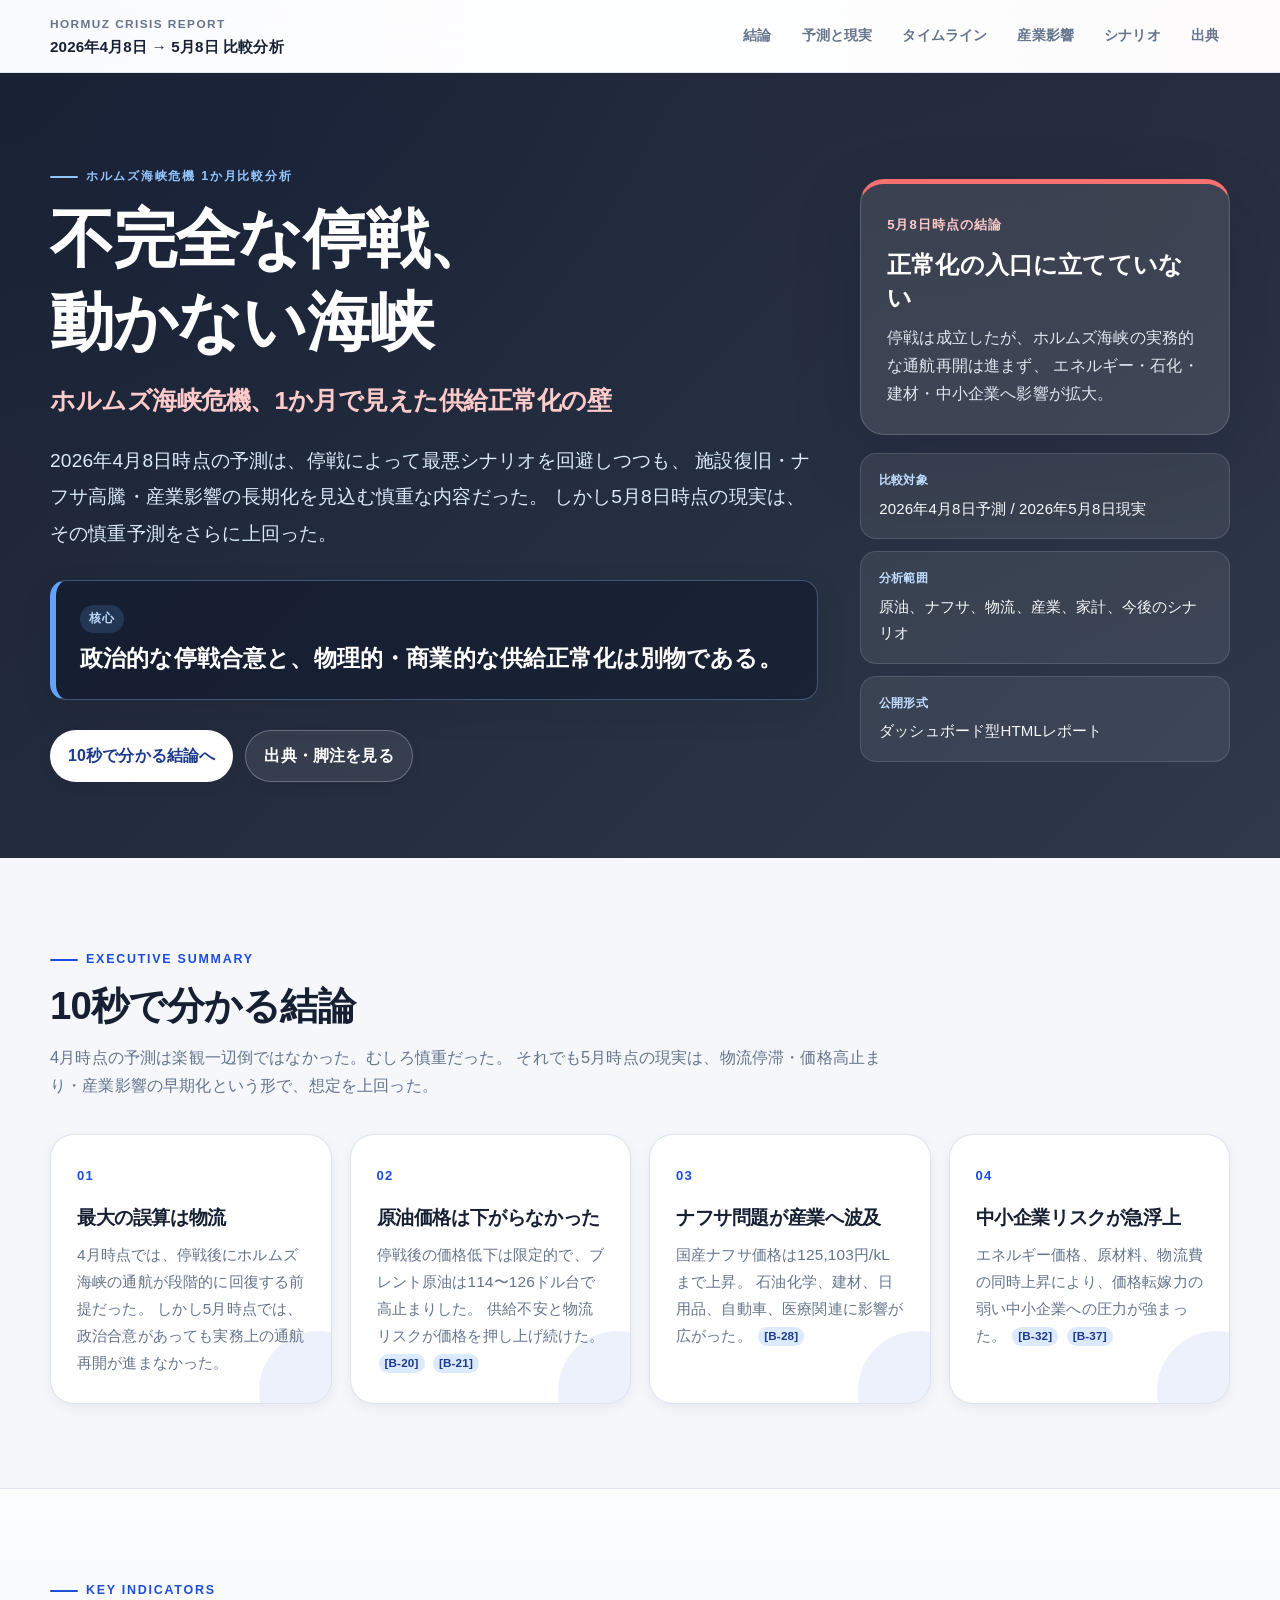
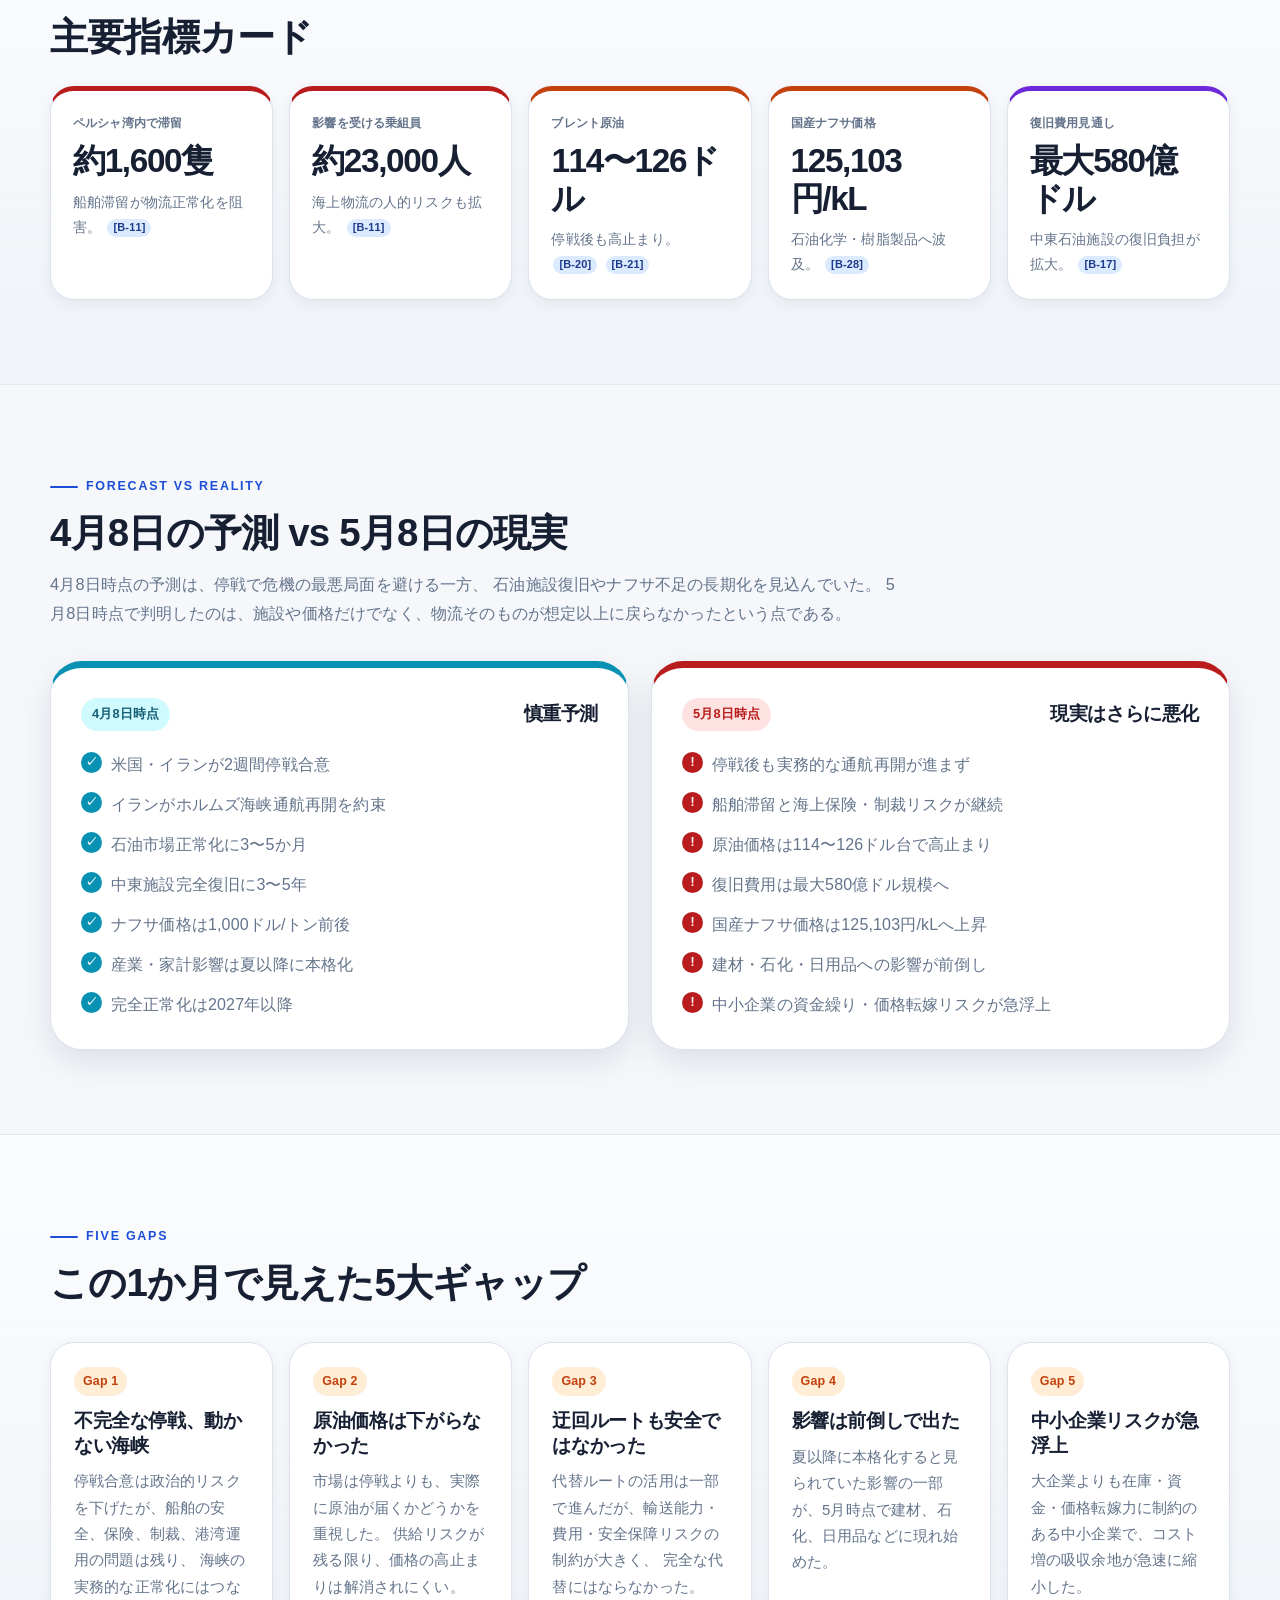
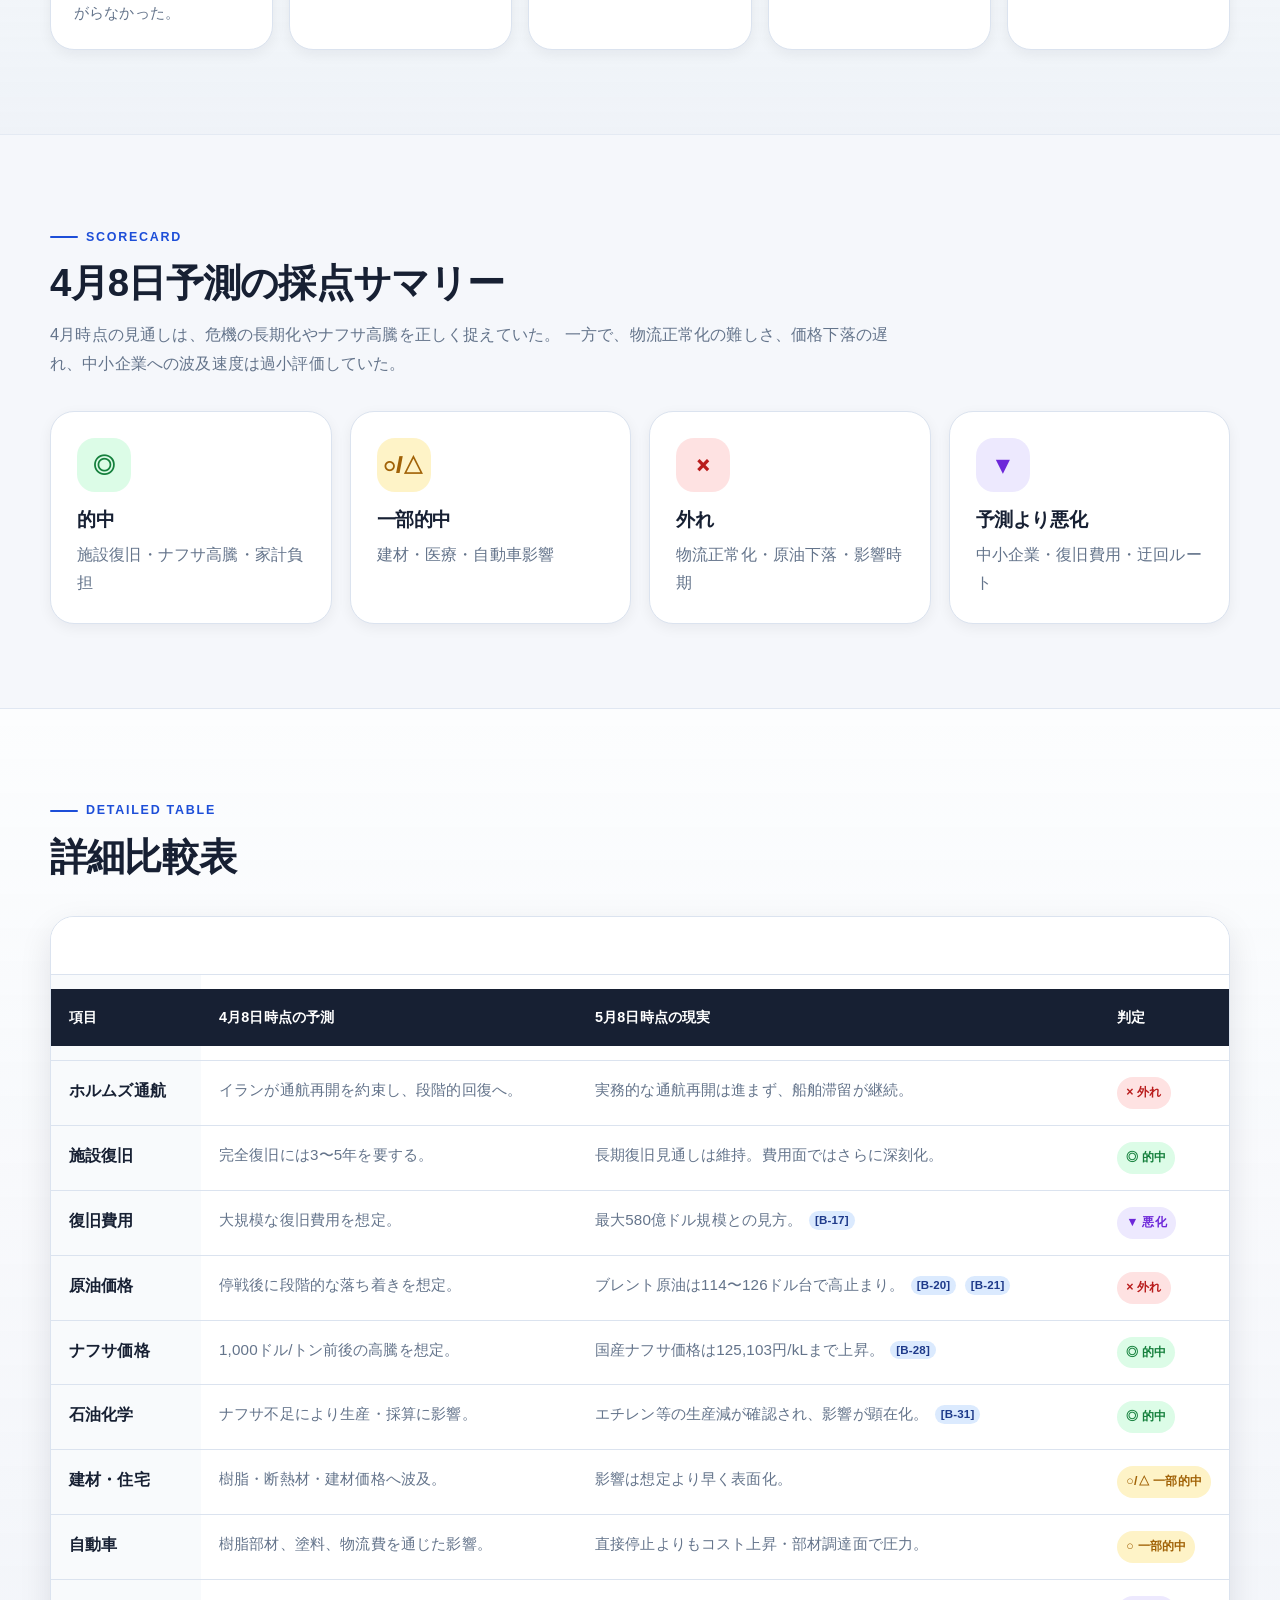
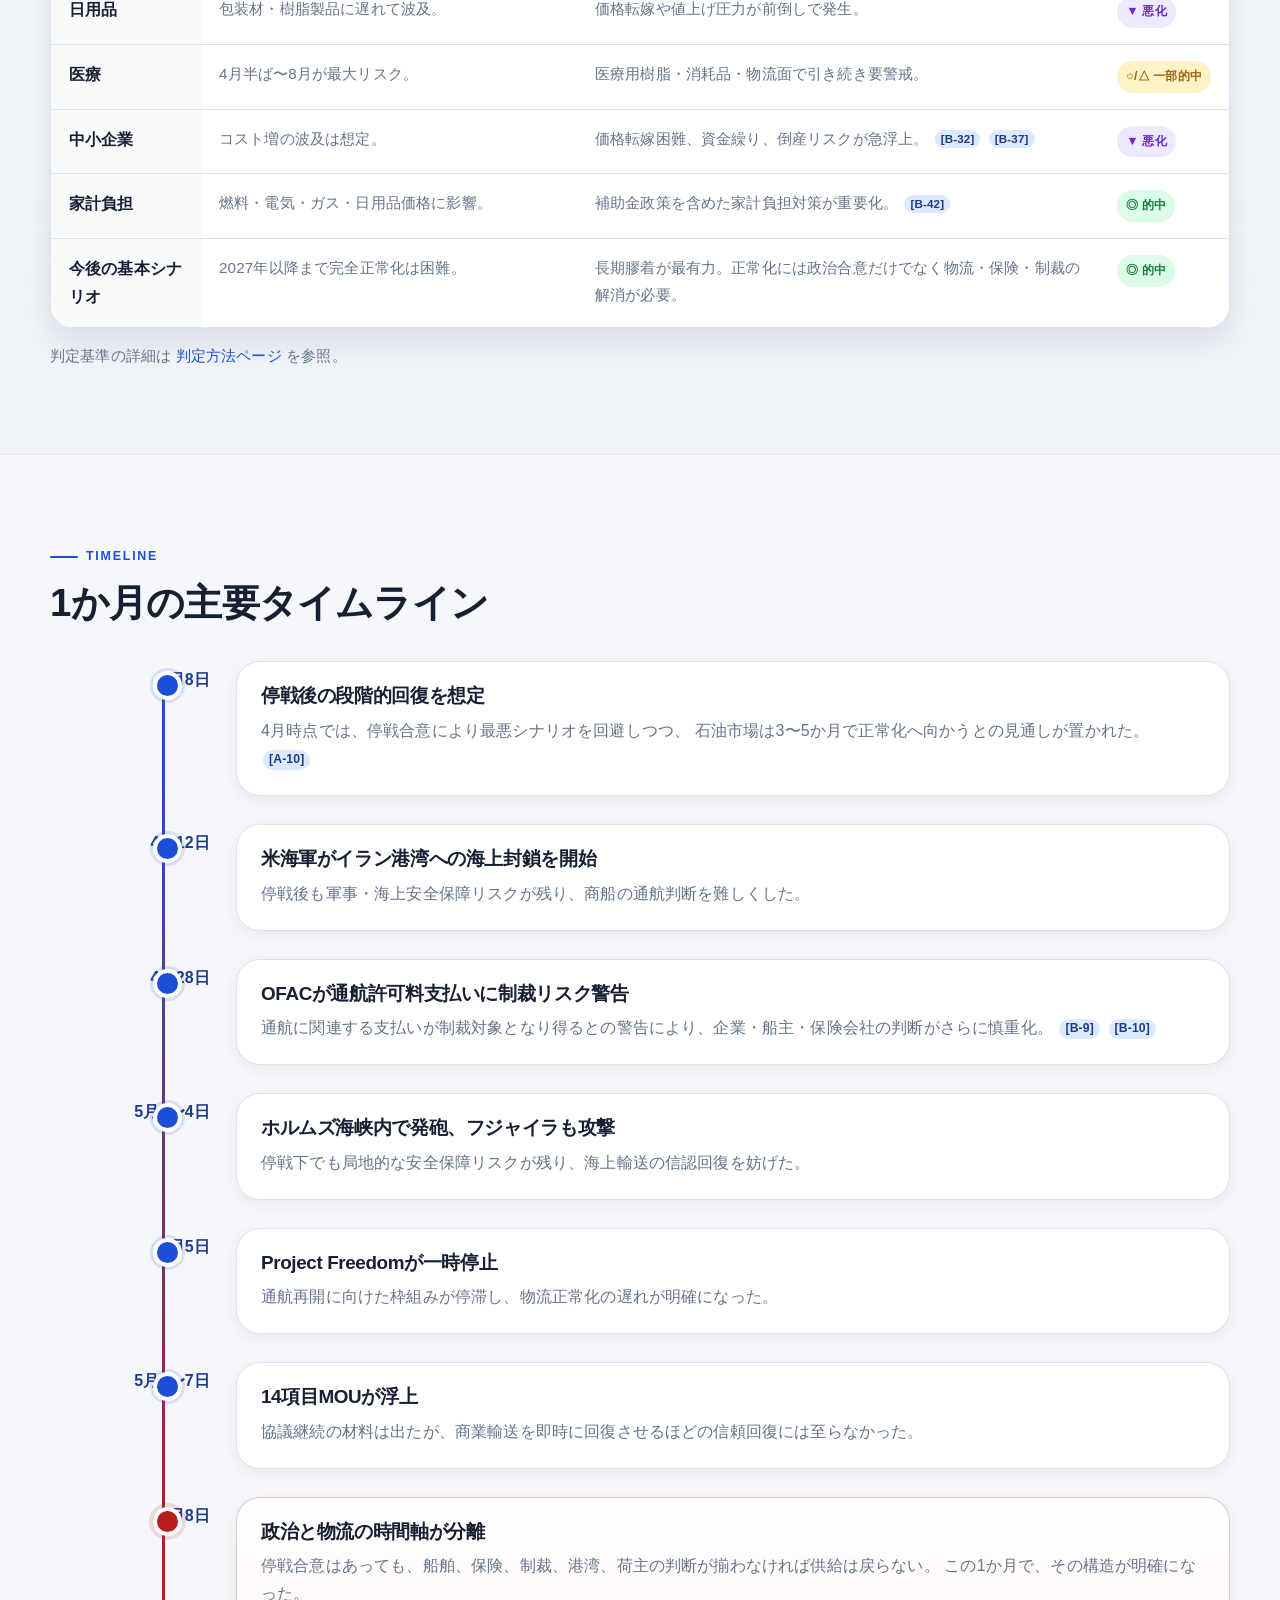
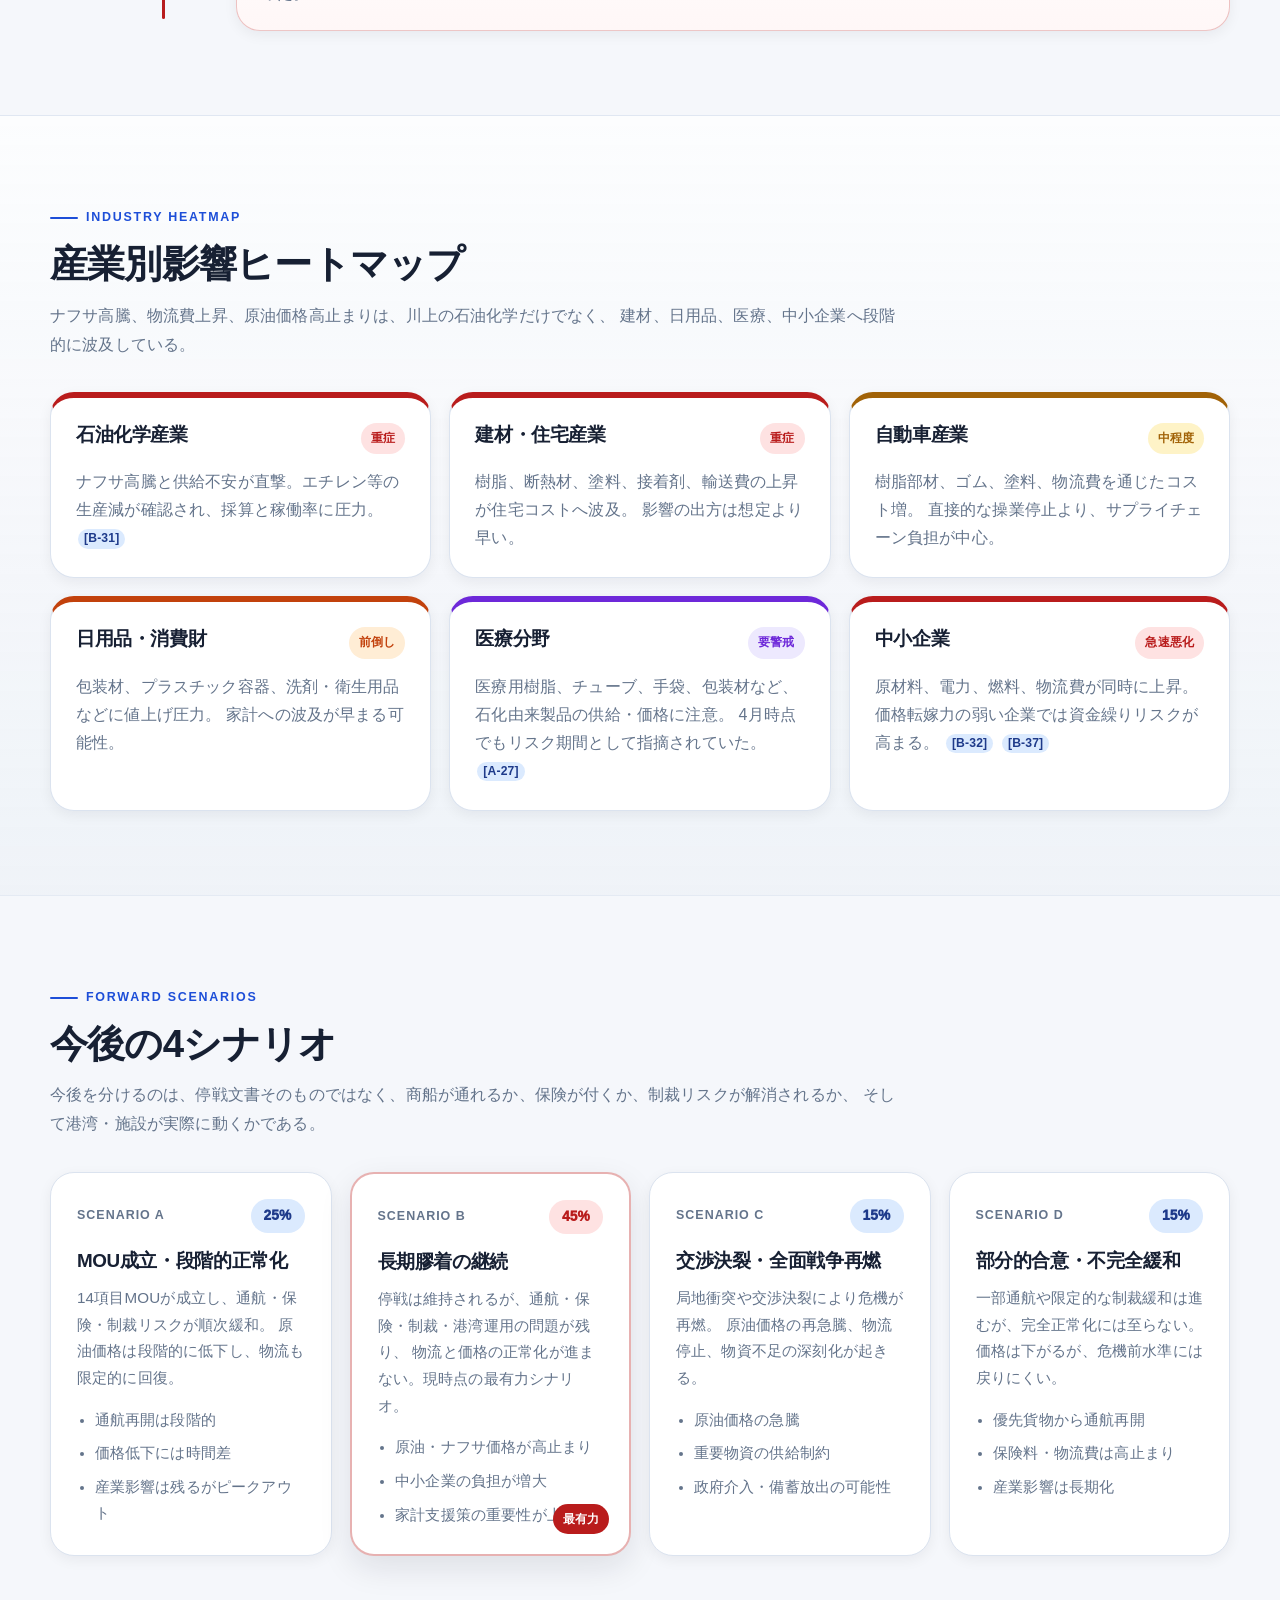
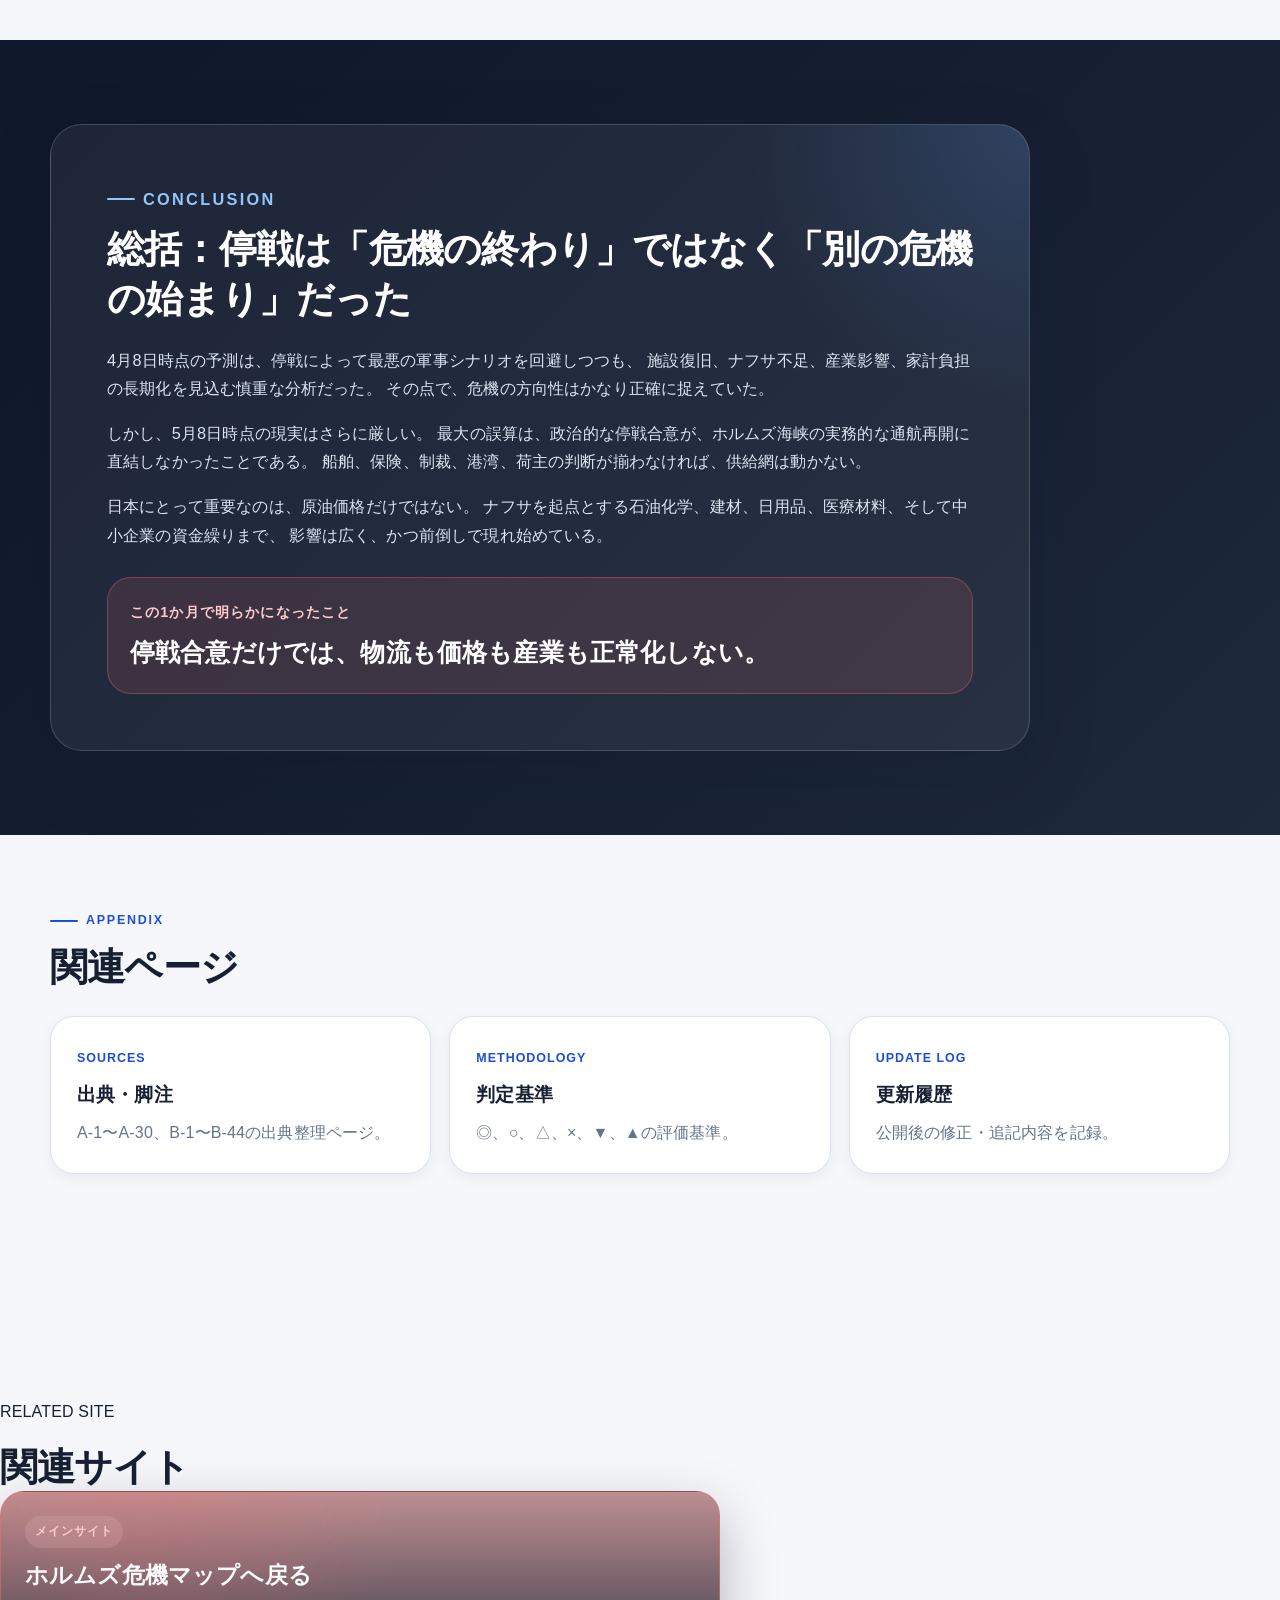
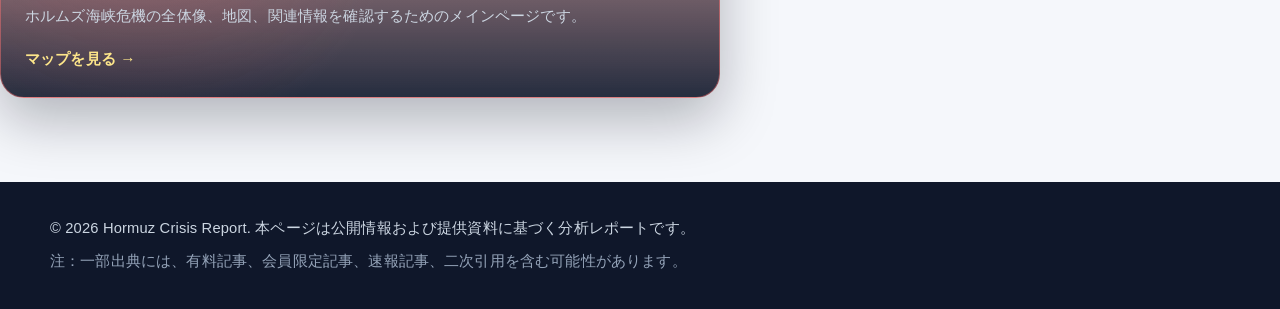
<file: index.html>
<!DOCTYPE html>
<html lang="ja">
<head>
  <meta charset="UTF-8" />
  <meta name="viewport" content="width=device-width, initial-scale=1.0" />

  <title>不完全な停戦、動かない海峡：ホルムズ海峡危機1か月比較分析</title>
  <meta
    name="description"
    content="不完全な停戦状態が続くホルムズ海峡危機について、2026年4月8日時点の予測と5月8日時点の現実を比較し、供給正常化の壁と日本の産業・家計への影響を整理した分析レポート。"
  />

  <!-- 下書き段階で検索避けしたい場合は下のコメントを外す -->
  <!-- <meta name="robots" content="noindex, nofollow" /> -->

  <!-- OGP / SNS -->
  <meta property="og:type" content="website" />
  <meta property="og:site_name" content="Hormuz Crisis Report" />
  <meta property="og:locale" content="ja_JP" />
  <meta
    property="og:title"
    content="不完全な停戦、動かない海峡：ホルムズ海峡危機1か月比較分析"
  />
  <meta
    property="og:description"
    content="不完全な停戦状態が続くホルムズ海峡危機を、2026年4月8日の予測と5月8日の現実で比較。物流・制裁・市場が示した供給正常化の壁を整理。"
  />
  <meta
    property="og:url"
    content="https://yattanda.github.io/hormuz-crisis-report/"
  />
    <!-- OGP Image -->
  <meta
    property="og:image"
    content="https://yattanda.github.io/hormuz-crisis-report/assets/img/ogp.png?v=20260510"
  />
  <meta
    property="og:image:secure_url"
    content="https://yattanda.github.io/hormuz-crisis-report/assets/img/ogp.png?v=20260510"
  />
  <meta property="og:image:type" content="image/png" />
  <meta property="og:image:width" content="1200" />
  <meta property="og:image:height" content="630" />
  <meta
    property="og:image:alt"
    content="不完全な停戦、動かない海峡：ホルムズ海峡危機1か月比較分析"
  />

  <meta name="twitter:card" content="summary_large_image" />
  <meta
    name="twitter:title"
    content="不完全な停戦、動かない海峡：ホルムズ海峡危機1か月比較分析"
  />
  <meta
    name="twitter:description"
    content="不完全な停戦状態のもとで、ホルムズ海峡危機の物流停滞、原油・ナフサ高騰、日本産業への影響を整理。"
  />
    <meta
    name="twitter:image"
    content="https://yattanda.github.io/hormuz-crisis-report/assets/img/ogp.png?v=20260510"
  />
  <meta
    name="twitter:image:alt"
    content="不完全な停戦、動かない海峡：ホルムズ海峡危機1か月比較分析"
  />

  <link
    rel="canonical"
    href="https://yattanda.github.io/hormuz-crisis-report/"
  />
  <meta name="theme-color" content="#0f172a" />

  <link rel="stylesheet" href="./assets/css/report.css" />
</head>

<body>
  <a class="skip-link" href="#main">本文へ移動</a>

  <header class="site-header">
    <div class="container header-inner">
      <div class="brand">
        <span class="brand-label">Hormuz Crisis Report</span>
        <strong>2026年4月8日 → 5月8日 比較分析</strong>
      </div>

      <nav class="header-nav" aria-label="ページ内ナビゲーション">
        <a href="#summary">結論</a>
        <a href="#comparison">予測と現実</a>
        <a href="#timeline">タイムライン</a>
        <a href="#industry">産業影響</a>
        <a href="#scenarios">シナリオ</a>
        <a href="./pages/source-notes.html">出典</a>
      </nav>
    </div>
  </header>

  <main id="main">
    <!-- Hero -->
    <section class="hero">
      <div class="container hero-grid">
        <div class="hero-copy">
          <p class="eyebrow">ホルムズ海峡危機 1か月比較分析</p>
          <h1>不完全な停戦、動かない海峡</h1>
          <p class="hero-subtitle">
          ホルムズ海峡危機、1か月で見えた供給正常化の壁
          </p>
          <p class="hero-lead">
            2026年4月8日時点の予測は、停戦によって最悪シナリオを回避しつつも、
            施設復旧・ナフサ高騰・産業影響の長期化を見込む慎重な内容だった。
            しかし5月8日時点の現実は、その慎重予測をさらに上回った。
          </p>

          <div class="hero-message">
            <span class="message-label">核心</span>
            <p>
              政治的な停戦合意と、物理的・商業的な供給正常化は別物である。
            </p>
          </div>

          <div class="hero-actions">
            <a class="button primary" href="#summary">10秒で分かる結論へ</a>
            <a class="button secondary" href="./pages/source-notes.html">出典・脚注を見る</a>
          </div>
        </div>

        <aside class="hero-panel" aria-label="レポート概要">
          <div class="panel-card danger">
            <span class="panel-kicker">5月8日時点の結論</span>
            <strong>正常化の入口に立てていない</strong>
            <p>
              停戦は成立したが、ホルムズ海峡の実務的な通航再開は進まず、
              エネルギー・石化・建材・中小企業へ影響が拡大。
            </p>
          </div>

          <dl class="meta-list">
            <div>
              <dt>比較対象</dt>
              <dd>2026年4月8日予測 / 2026年5月8日現実</dd>
            </div>
            <div>
              <dt>分析範囲</dt>
              <dd>原油、ナフサ、物流、産業、家計、今後のシナリオ</dd>
            </div>
            <div>
              <dt>公開形式</dt>
              <dd>ダッシュボード型HTMLレポート</dd>
            </div>
          </dl>
        </aside>
      </div>
    </section>

    <!-- 10秒結論 -->
    <section id="summary" class="section">
      <div class="container">
        <div class="section-heading">
          <p class="eyebrow">Executive Summary</p>
          <h2>10秒で分かる結論</h2>
          <p>
            4月時点の予測は楽観一辺倒ではなかった。むしろ慎重だった。
            それでも5月時点の現実は、物流停滞・価格高止まり・産業影響の早期化という形で、想定を上回った。
          </p>
        </div>

        <div class="summary-grid">
          <article class="summary-card">
            <span class="card-number">01</span>
            <h3>最大の誤算は物流</h3>
            <p>
              4月時点では、停戦後にホルムズ海峡の通航が段階的に回復する前提だった。
              しかし5月時点では、政治合意があっても実務上の通航再開が進まなかった。
            </p>
          </article>

          <article class="summary-card">
            <span class="card-number">02</span>
            <h3>原油価格は下がらなかった</h3>
            <p>
              停戦後の価格低下は限定的で、ブレント原油は114〜126ドル台で高止まりした。
              供給不安と物流リスクが価格を押し上げ続けた。
              <a href="./pages/source-notes.html#source-B-20" class="cite">[B-20]</a>
              <a href="./pages/source-notes.html#source-B-21" class="cite">[B-21]</a>
            </p>
          </article>

          <article class="summary-card">
            <span class="card-number">03</span>
            <h3>ナフサ問題が産業へ波及</h3>
            <p>
              国産ナフサ価格は125,103円/kLまで上昇。
              石油化学、建材、日用品、自動車、医療関連に影響が広がった。
              <a href="./pages/source-notes.html#source-B-28" class="cite">[B-28]</a>
            </p>
          </article>

          <article class="summary-card">
            <span class="card-number">04</span>
            <h3>中小企業リスクが急浮上</h3>
            <p>
              エネルギー価格、原材料、物流費の同時上昇により、価格転嫁力の弱い中小企業への圧力が強まった。
              <a href="./pages/source-notes.html#source-B-32" class="cite">[B-32]</a>
              <a href="./pages/source-notes.html#source-B-37" class="cite">[B-37]</a>
            </p>
          </article>
        </div>
      </div>
    </section>

    <!-- 指標カード -->
    <section class="section section-muted">
      <div class="container">
        <div class="section-heading compact">
          <p class="eyebrow">Key Indicators</p>
          <h2>主要指標カード</h2>
        </div>

        <div class="indicator-grid">
          <article class="indicator-card critical">
            <span class="indicator-label">ペルシャ湾内で滞留</span>
            <strong>約1,600隻</strong>
            <p>
              船舶滞留が物流正常化を阻害。
              <a href="./pages/source-notes.html#source-B-11" class="cite">[B-11]</a>
            </p>
          </article>

          <article class="indicator-card critical">
            <span class="indicator-label">影響を受ける乗組員</span>
            <strong>約23,000人</strong>
            <p>
              海上物流の人的リスクも拡大。
              <a href="./pages/source-notes.html#source-B-11" class="cite">[B-11]</a>
            </p>
          </article>

          <article class="indicator-card warning">
            <span class="indicator-label">ブレント原油</span>
            <strong>114〜126ドル</strong>
            <p>
              停戦後も高止まり。
              <a href="./pages/source-notes.html#source-B-20" class="cite">[B-20]</a>
              <a href="./pages/source-notes.html#source-B-21" class="cite">[B-21]</a>
            </p>
          </article>

          <article class="indicator-card warning">
            <span class="indicator-label">国産ナフサ価格</span>
            <strong>125,103円/kL</strong>
            <p>
              石油化学・樹脂製品へ波及。
              <a href="./pages/source-notes.html#source-B-28" class="cite">[B-28]</a>
            </p>
          </article>

          <article class="indicator-card danger">
            <span class="indicator-label">復旧費用見通し</span>
            <strong>最大580億ドル</strong>
            <p>
              中東石油施設の復旧負担が拡大。
              <a href="./pages/source-notes.html#source-B-17" class="cite">[B-17]</a>
            </p>
          </article>
        </div>
      </div>
    </section>

    <!-- 予測 vs 現実 -->
    <section id="comparison" class="section">
      <div class="container">
        <div class="section-heading">
          <p class="eyebrow">Forecast vs Reality</p>
          <h2>4月8日の予測 vs 5月8日の現実</h2>
          <p>
            4月8日時点の予測は、停戦で危機の最悪局面を避ける一方、
            石油施設復旧やナフサ不足の長期化を見込んでいた。
            5月8日時点で判明したのは、施設や価格だけでなく、物流そのものが想定以上に戻らなかったという点である。
          </p>
        </div>

        <div class="compare-grid">
          <article class="compare-card forecast">
            <div class="compare-header">
              <span class="date-badge">4月8日時点</span>
              <h3>慎重予測</h3>
            </div>
            <ul class="check-list">
              <li>米国・イランが2週間停戦合意</li>
              <li>イランがホルムズ海峡通航再開を約束</li>
              <li>石油市場正常化に3〜5か月</li>
              <li>中東施設完全復旧に3〜5年</li>
              <li>ナフサ価格は1,000ドル/トン前後</li>
              <li>産業・家計影響は夏以降に本格化</li>
              <li>完全正常化は2027年以降</li>
            </ul>
          </article>

          <article class="compare-card reality">
            <div class="compare-header">
              <span class="date-badge">5月8日時点</span>
              <h3>現実はさらに悪化</h3>
            </div>
            <ul class="alert-list">
              <li>停戦後も実務的な通航再開が進まず</li>
              <li>船舶滞留と海上保険・制裁リスクが継続</li>
              <li>原油価格は114〜126ドル台で高止まり</li>
              <li>復旧費用は最大580億ドル規模へ</li>
              <li>国産ナフサ価格は125,103円/kLへ上昇</li>
              <li>建材・石化・日用品への影響が前倒し</li>
              <li>中小企業の資金繰り・価格転嫁リスクが急浮上</li>
            </ul>
          </article>
        </div>
      </div>
    </section>

    <!-- 5大ギャップ -->
    <section class="section section-muted">
      <div class="container">
        <div class="section-heading">
          <p class="eyebrow">Five Gaps</p>
          <h2>この1か月で見えた5大ギャップ</h2>
        </div>

        <div class="gap-grid">
          <article class="gap-card">
            <span class="gap-index">Gap 1</span>
            <h3>不完全な停戦、動かない海峡</h3>
            <p>
              停戦合意は政治的リスクを下げたが、船舶の安全、保険、制裁、港湾運用の問題は残り、
              海峡の実務的な正常化にはつながらなかった。
            </p>
          </article>

          <article class="gap-card">
            <span class="gap-index">Gap 2</span>
            <h3>原油価格は下がらなかった</h3>
            <p>
              市場は停戦よりも、実際に原油が届くかどうかを重視した。
              供給リスクが残る限り、価格の高止まりは解消されにくい。
            </p>
          </article>

          <article class="gap-card">
            <span class="gap-index">Gap 3</span>
            <h3>迂回ルートも安全ではなかった</h3>
            <p>
              代替ルートの活用は一部で進んだが、輸送能力・費用・安全保障リスクの制約が大きく、
              完全な代替にはならなかった。
            </p>
          </article>

          <article class="gap-card">
            <span class="gap-index">Gap 4</span>
            <h3>影響は前倒しで出た</h3>
            <p>
              夏以降に本格化すると見られていた影響の一部が、5月時点で建材、石化、日用品などに現れ始めた。
            </p>
          </article>

          <article class="gap-card">
            <span class="gap-index">Gap 5</span>
            <h3>中小企業リスクが急浮上</h3>
            <p>
              大企業よりも在庫・資金・価格転嫁力に制約のある中小企業で、コスト増の吸収余地が急速に縮小した。
            </p>
          </article>
        </div>
      </div>
    </section>

    <!-- 採点サマリー -->
    <section class="section">
      <div class="container">
        <div class="section-heading">
          <p class="eyebrow">Scorecard</p>
          <h2>4月8日予測の採点サマリー</h2>
          <p>
            4月時点の見通しは、危機の長期化やナフサ高騰を正しく捉えていた。
            一方で、物流正常化の難しさ、価格下落の遅れ、中小企業への波及速度は過小評価していた。
          </p>
        </div>

        <div class="score-grid">
          <article class="score-card hit">
            <span class="score-symbol">◎</span>
            <h3>的中</h3>
            <p>施設復旧・ナフサ高騰・家計負担</p>
          </article>

          <article class="score-card partial">
            <span class="score-symbol">○/△</span>
            <h3>一部的中</h3>
            <p>建材・医療・自動車影響</p>
          </article>

          <article class="score-card miss">
            <span class="score-symbol">×</span>
            <h3>外れ</h3>
            <p>物流正常化・原油下落・影響時期</p>
          </article>

          <article class="score-card worse">
            <span class="score-symbol">▼</span>
            <h3>予測より悪化</h3>
            <p>中小企業・復旧費用・迂回ルート</p>
          </article>
        </div>
      </div>
    </section>

    <!-- 詳細比較表 -->
    <section class="section section-muted">
      <div class="container">
        <div class="section-heading">
          <p class="eyebrow">Detailed Table</p>
          <h2>詳細比較表</h2>
        </div>

        <div class="table-wrap">
          <table class="comparison-table">
            <thead>
              <tr>
                <th>項目</th>
                <th>4月8日時点の予測</th>
                <th>5月8日時点の現実</th>
                <th>判定</th>
              </tr>
            </thead>
            <tbody>
              <tr>
                <th>危機全体</th>
                <td>停戦により最悪シナリオは回避。ただし長期影響は残る。</td>
                <td>停戦しても物流・価格・産業影響は改善せず、危機は長期化。</td>
                <td><span class="judge worse">▼ 悪化</span></td>
              </tr>
              <tr>
                <th>ホルムズ通航</th>
                <td>イランが通航再開を約束し、段階的回復へ。</td>
                <td>実務的な通航再開は進まず、船舶滞留が継続。</td>
                <td><span class="judge miss">× 外れ</span></td>
              </tr>
              <tr>
                <th>施設復旧</th>
                <td>完全復旧には3〜5年を要する。</td>
                <td>長期復旧見通しは維持。費用面ではさらに深刻化。</td>
                <td><span class="judge hit">◎ 的中</span></td>
              </tr>
              <tr>
                <th>復旧費用</th>
                <td>大規模な復旧費用を想定。</td>
                <td>最大580億ドル規模との見方。
                  <a href="./pages/source-notes.html#source-B-17" class="cite">[B-17]</a>
                </td>
                <td><span class="judge worse">▼ 悪化</span></td>
              </tr>
              <tr>
                <th>原油価格</th>
                <td>停戦後に段階的な落ち着きを想定。</td>
                <td>ブレント原油は114〜126ドル台で高止まり。
                  <a href="./pages/source-notes.html#source-B-20" class="cite">[B-20]</a>
                  <a href="./pages/source-notes.html#source-B-21" class="cite">[B-21]</a>
                </td>
                <td><span class="judge miss">× 外れ</span></td>
              </tr>
              <tr>
                <th>ナフサ価格</th>
                <td>1,000ドル/トン前後の高騰を想定。</td>
                <td>国産ナフサ価格は125,103円/kLまで上昇。
                  <a href="./pages/source-notes.html#source-B-28" class="cite">[B-28]</a>
                </td>
                <td><span class="judge hit">◎ 的中</span></td>
              </tr>
              <tr>
                <th>石油化学</th>
                <td>ナフサ不足により生産・採算に影響。</td>
                <td>エチレン等の生産減が確認され、影響が顕在化。
                  <a href="./pages/source-notes.html#source-B-31" class="cite">[B-31]</a>
                </td>
                <td><span class="judge hit">◎ 的中</span></td>
              </tr>
              <tr>
                <th>建材・住宅</th>
                <td>樹脂・断熱材・建材価格へ波及。</td>
                <td>影響は想定より早く表面化。</td>
                <td><span class="judge partial">○/△ 一部的中</span></td>
              </tr>
              <tr>
                <th>自動車</th>
                <td>樹脂部材、塗料、物流費を通じた影響。</td>
                <td>直接停止よりもコスト上昇・部材調達面で圧力。</td>
                <td><span class="judge partial">○ 一部的中</span></td>
              </tr>
              <tr>
                <th>日用品</th>
                <td>包装材・樹脂製品に遅れて波及。</td>
                <td>価格転嫁や値上げ圧力が前倒しで発生。</td>
                <td><span class="judge worse">▼ 悪化</span></td>
              </tr>
              <tr>
                <th>医療</th>
                <td>4月半ば〜8月が最大リスク。</td>
                <td>医療用樹脂・消耗品・物流面で引き続き要警戒。</td>
                <td><span class="judge partial">○/△ 一部的中</span></td>
              </tr>
              <tr>
                <th>中小企業</th>
                <td>コスト増の波及は想定。</td>
                <td>価格転嫁困難、資金繰り、倒産リスクが急浮上。
                  <a href="./pages/source-notes.html#source-B-32" class="cite">[B-32]</a>
                  <a href="./pages/source-notes.html#source-B-37" class="cite">[B-37]</a>
                </td>
                <td><span class="judge worse">▼ 悪化</span></td>
              </tr>
              <tr>
                <th>家計負担</th>
                <td>燃料・電気・ガス・日用品価格に影響。</td>
                <td>補助金政策を含めた家計負担対策が重要化。
                  <a href="./pages/source-notes.html#source-B-42" class="cite">[B-42]</a>
                </td>
                <td><span class="judge hit">◎ 的中</span></td>
              </tr>
              <tr>
                <th>今後の基本シナリオ</th>
                <td>2027年以降まで完全正常化は困難。</td>
                <td>長期膠着が最有力。正常化には政治合意だけでなく物流・保険・制裁の解消が必要。</td>
                <td><span class="judge hit">◎ 的中</span></td>
              </tr>
            </tbody>
          </table>
        </div>

        <p class="table-note">
          判定基準の詳細は
          <a href="./pages/methodology.html">判定方法ページ</a>
          を参照。
        </p>
      </div>
    </section>

    <!-- タイムライン -->
    <section id="timeline" class="section">
      <div class="container">
        <div class="section-heading">
          <p class="eyebrow">Timeline</p>
          <h2>1か月の主要タイムライン</h2>
        </div>

        <ol class="timeline">
          <li class="timeline-item">
            <time datetime="2026-04-08">4月8日</time>
            <div>
              <h3>停戦後の段階的回復を想定</h3>
              <p>
                4月時点では、停戦合意により最悪シナリオを回避しつつ、
                石油市場は3〜5か月で正常化へ向かうとの見通しが置かれた。
                <a href="./pages/source-notes.html#source-A-10" class="cite">[A-10]</a>
              </p>
            </div>
          </li>

          <li class="timeline-item">
            <time datetime="2026-04-12">4月12日</time>
            <div>
              <h3>米海軍がイラン港湾への海上封鎖を開始</h3>
              <p>
                停戦後も軍事・海上安全保障リスクが残り、商船の通航判断を難しくした。
              </p>
            </div>
          </li>

          <li class="timeline-item">
            <time datetime="2026-04-28">4月28日</time>
            <div>
              <h3>OFACが通航許可料支払いに制裁リスク警告</h3>
              <p>
                通航に関連する支払いが制裁対象となり得るとの警告により、企業・船主・保険会社の判断がさらに慎重化。
                <a href="./pages/source-notes.html#source-B-9" class="cite">[B-9]</a>
                <a href="./pages/source-notes.html#source-B-10" class="cite">[B-10]</a>
              </p>
            </div>
          </li>

          <li class="timeline-item">
            <time datetime="2026-05-03">5月3〜4日</time>
            <div>
              <h3>ホルムズ海峡内で発砲、フジャイラも攻撃</h3>
              <p>
                停戦下でも局地的な安全保障リスクが残り、海上輸送の信認回復を妨げた。
              </p>
            </div>
          </li>

          <li class="timeline-item">
            <time datetime="2026-05-05">5月5日</time>
            <div>
              <h3>Project Freedomが一時停止</h3>
              <p>
                通航再開に向けた枠組みが停滞し、物流正常化の遅れが明確になった。
              </p>
            </div>
          </li>

          <li class="timeline-item">
            <time datetime="2026-05-06">5月6〜7日</time>
            <div>
              <h3>14項目MOUが浮上</h3>
              <p>
                協議継続の材料は出たが、商業輸送を即時に回復させるほどの信頼回復には至らなかった。
              </p>
            </div>
          </li>

          <li class="timeline-item highlight">
            <time datetime="2026-05-08">5月8日</time>
            <div>
              <h3>政治と物流の時間軸が分離</h3>
              <p>
                停戦合意はあっても、船舶、保険、制裁、港湾、荷主の判断が揃わなければ供給は戻らない。
                この1か月で、その構造が明確になった。
              </p>
            </div>
          </li>
        </ol>
      </div>
    </section>

    <!-- 産業別ヒートマップ -->
    <section id="industry" class="section section-muted">
      <div class="container">
        <div class="section-heading">
          <p class="eyebrow">Industry Heatmap</p>
          <h2>産業別影響ヒートマップ</h2>
          <p>
            ナフサ高騰、物流費上昇、原油価格高止まりは、川上の石油化学だけでなく、
            建材、日用品、医療、中小企業へ段階的に波及している。
          </p>
        </div>

        <div class="heatmap-grid">
          <article class="heat-card severe">
            <div class="heat-header">
              <h3>石油化学産業</h3>
              <span>重症</span>
            </div>
            <p>
              ナフサ高騰と供給不安が直撃。エチレン等の生産減が確認され、採算と稼働率に圧力。
              <a href="./pages/source-notes.html#source-B-31" class="cite">[B-31]</a>
            </p>
          </article>

          <article class="heat-card severe">
            <div class="heat-header">
              <h3>建材・住宅産業</h3>
              <span>重症</span>
            </div>
            <p>
              樹脂、断熱材、塗料、接着剤、輸送費の上昇が住宅コストへ波及。
              影響の出方は想定より早い。
            </p>
          </article>

          <article class="heat-card medium">
            <div class="heat-header">
              <h3>自動車産業</h3>
              <span>中程度</span>
            </div>
            <p>
              樹脂部材、ゴム、塗料、物流費を通じたコスト増。
              直接的な操業停止より、サプライチェーン負担が中心。
            </p>
          </article>

          <article class="heat-card warning">
            <div class="heat-header">
              <h3>日用品・消費財</h3>
              <span>前倒し</span>
            </div>
            <p>
              包装材、プラスチック容器、洗剤・衛生用品などに値上げ圧力。
              家計への波及が早まる可能性。
            </p>
          </article>

          <article class="heat-card alert">
            <div class="heat-header">
              <h3>医療分野</h3>
              <span>要警戒</span>
            </div>
            <p>
              医療用樹脂、チューブ、手袋、包装材など、石化由来製品の供給・価格に注意。
              4月時点でもリスク期間として指摘されていた。
              <a href="./pages/source-notes.html#source-A-27" class="cite">[A-27]</a>
            </p>
          </article>

          <article class="heat-card severe">
            <div class="heat-header">
              <h3>中小企業</h3>
              <span>急速悪化</span>
            </div>
            <p>
              原材料、電力、燃料、物流費が同時に上昇。
              価格転嫁力の弱い企業では資金繰りリスクが高まる。
              <a href="./pages/source-notes.html#source-B-32" class="cite">[B-32]</a>
              <a href="./pages/source-notes.html#source-B-37" class="cite">[B-37]</a>
            </p>
          </article>
        </div>
      </div>
    </section>

    <!-- シナリオ -->
    <section id="scenarios" class="section">
      <div class="container">
        <div class="section-heading">
          <p class="eyebrow">Forward Scenarios</p>
          <h2>今後の4シナリオ</h2>
          <p>
            今後を分けるのは、停戦文書そのものではなく、商船が通れるか、保険が付くか、制裁リスクが解消されるか、
            そして港湾・施設が実際に動くかである。
          </p>
        </div>

        <div class="scenario-grid">
          <article class="scenario-card">
            <div class="scenario-top">
              <span class="scenario-label">Scenario A</span>
              <span class="probability">25%</span>
            </div>
            <h3>MOU成立・段階的正常化</h3>
            <p>
              14項目MOUが成立し、通航・保険・制裁リスクが順次緩和。
              原油価格は段階的に低下し、物流も限定的に回復。
            </p>
            <ul>
              <li>通航再開は段階的</li>
              <li>価格低下には時間差</li>
              <li>産業影響は残るがピークアウト</li>
            </ul>
          </article>

          <article class="scenario-card most-likely">
            <div class="scenario-top">
              <span class="scenario-label">Scenario B</span>
              <span class="probability">45%</span>
            </div>
            <h3>長期膠着の継続</h3>
            <p>
              停戦は維持されるが、通航・保険・制裁・港湾運用の問題が残り、
              物流と価格の正常化が進まない。現時点の最有力シナリオ。
            </p>
            <ul>
              <li>原油・ナフサ価格が高止まり</li>
              <li>中小企業の負担が増大</li>
              <li>家計支援策の重要性が上昇</li>
            </ul>
            <span class="tag">最有力</span>
          </article>

          <article class="scenario-card">
            <div class="scenario-top">
              <span class="scenario-label">Scenario C</span>
              <span class="probability">15%</span>
            </div>
            <h3>交渉決裂・全面戦争再燃</h3>
            <p>
              局地衝突や交渉決裂により危機が再燃。
              原油価格の再急騰、物流停止、物資不足の深刻化が起きる。
            </p>
            <ul>
              <li>原油価格の急騰</li>
              <li>重要物資の供給制約</li>
              <li>政府介入・備蓄放出の可能性</li>
            </ul>
          </article>

          <article class="scenario-card">
            <div class="scenario-top">
              <span class="scenario-label">Scenario D</span>
              <span class="probability">15%</span>
            </div>
            <h3>部分的合意・不完全緩和</h3>
            <p>
              一部通航や限定的な制裁緩和は進むが、完全正常化には至らない。
              価格は下がるが、危機前水準には戻りにくい。
            </p>
            <ul>
              <li>優先貨物から通航再開</li>
              <li>保険料・物流費は高止まり</li>
              <li>産業影響は長期化</li>
            </ul>
          </article>
        </div>
      </div>
    </section>

    <!-- 総括 -->
    <section class="section section-conclusion">
      <div class="container">
        <div class="conclusion-card">
          <p class="eyebrow">Conclusion</p>
          <h2>総括：停戦は「危機の終わり」ではなく「別の危機の始まり」だった</h2>
          <p>
            4月8日時点の予測は、停戦によって最悪の軍事シナリオを回避しつつも、
            施設復旧、ナフサ不足、産業影響、家計負担の長期化を見込む慎重な分析だった。
            その点で、危機の方向性はかなり正確に捉えていた。
          </p>
          <p>
            しかし、5月8日時点の現実はさらに厳しい。
            最大の誤算は、政治的な停戦合意が、ホルムズ海峡の実務的な通航再開に直結しなかったことである。
            船舶、保険、制裁、港湾、荷主の判断が揃わなければ、供給網は動かない。
          </p>
          <p>
            日本にとって重要なのは、原油価格だけではない。
            ナフサを起点とする石油化学、建材、日用品、医療材料、そして中小企業の資金繰りまで、
            影響は広く、かつ前倒しで現れ始めている。
          </p>

          <div class="conclusion-highlight">
            <strong>この1か月で明らかになったこと</strong>
            <span>停戦合意だけでは、物流も価格も産業も正常化しない。</span>
          </div>
        </div>
      </div>
    </section>

    <!-- 関連ページ -->
    <section class="section related">
      <div class="container">
        <div class="section-heading compact">
          <p class="eyebrow">Appendix</p>
          <h2>関連ページ</h2>
        </div>

        <div class="related-grid">
          <a class="related-card" href="./pages/source-notes.html">
            <span>Sources</span>
            <strong>出典・脚注</strong>
            <p>A-1〜A-30、B-1〜B-44の出典整理ページ。</p>
          </a>

          <a class="related-card" href="./pages/methodology.html">
            <span>Methodology</span>
            <strong>判定基準</strong>
            <p>◎、○、△、×、▼、▲の評価基準。</p>
          </a>

          <a class="related-card" href="./pages/update-log.html">
            <span>Update Log</span>
            <strong>更新履歴</strong>
            <p>公開後の修正・追記内容を記録。</p>
          </a>
        </div>
      </div>
    </section>
     <section class="section related-main-site" aria-labelledby="related-main-site-title">
    <div class="section-header">
      <p class="section-kicker">RELATED SITE</p>
      <h2 id="related-main-site-title">関連サイト</h2>
    </div>

    <a class="main-map-link-card"
       href="https://yattanda.github.io/hormuz-map/">
      <span class="main-map-link-label">メインサイト</span>
      <strong>ホルムズ危機マップへ戻る</strong>
      <p>
        ホルムズ海峡危機の全体像、地図、関連情報を確認するためのメインページです。
      </p>
      <span class="main-map-link-arrow">マップを見る →</span>
    </a>
  </section>
  </main>

  <footer class="site-footer">
    <div class="container footer-inner">
      <p>
        © 2026 Hormuz Crisis Report.
        本ページは公開情報および提供資料に基づく分析レポートです。
      </p>
      <p class="footer-note">
        注：一部出典には、有料記事、会員限定記事、速報記事、二次引用を含む可能性があります。
      </p>
    </div>
  </footer>
</body>
</html>
</file>
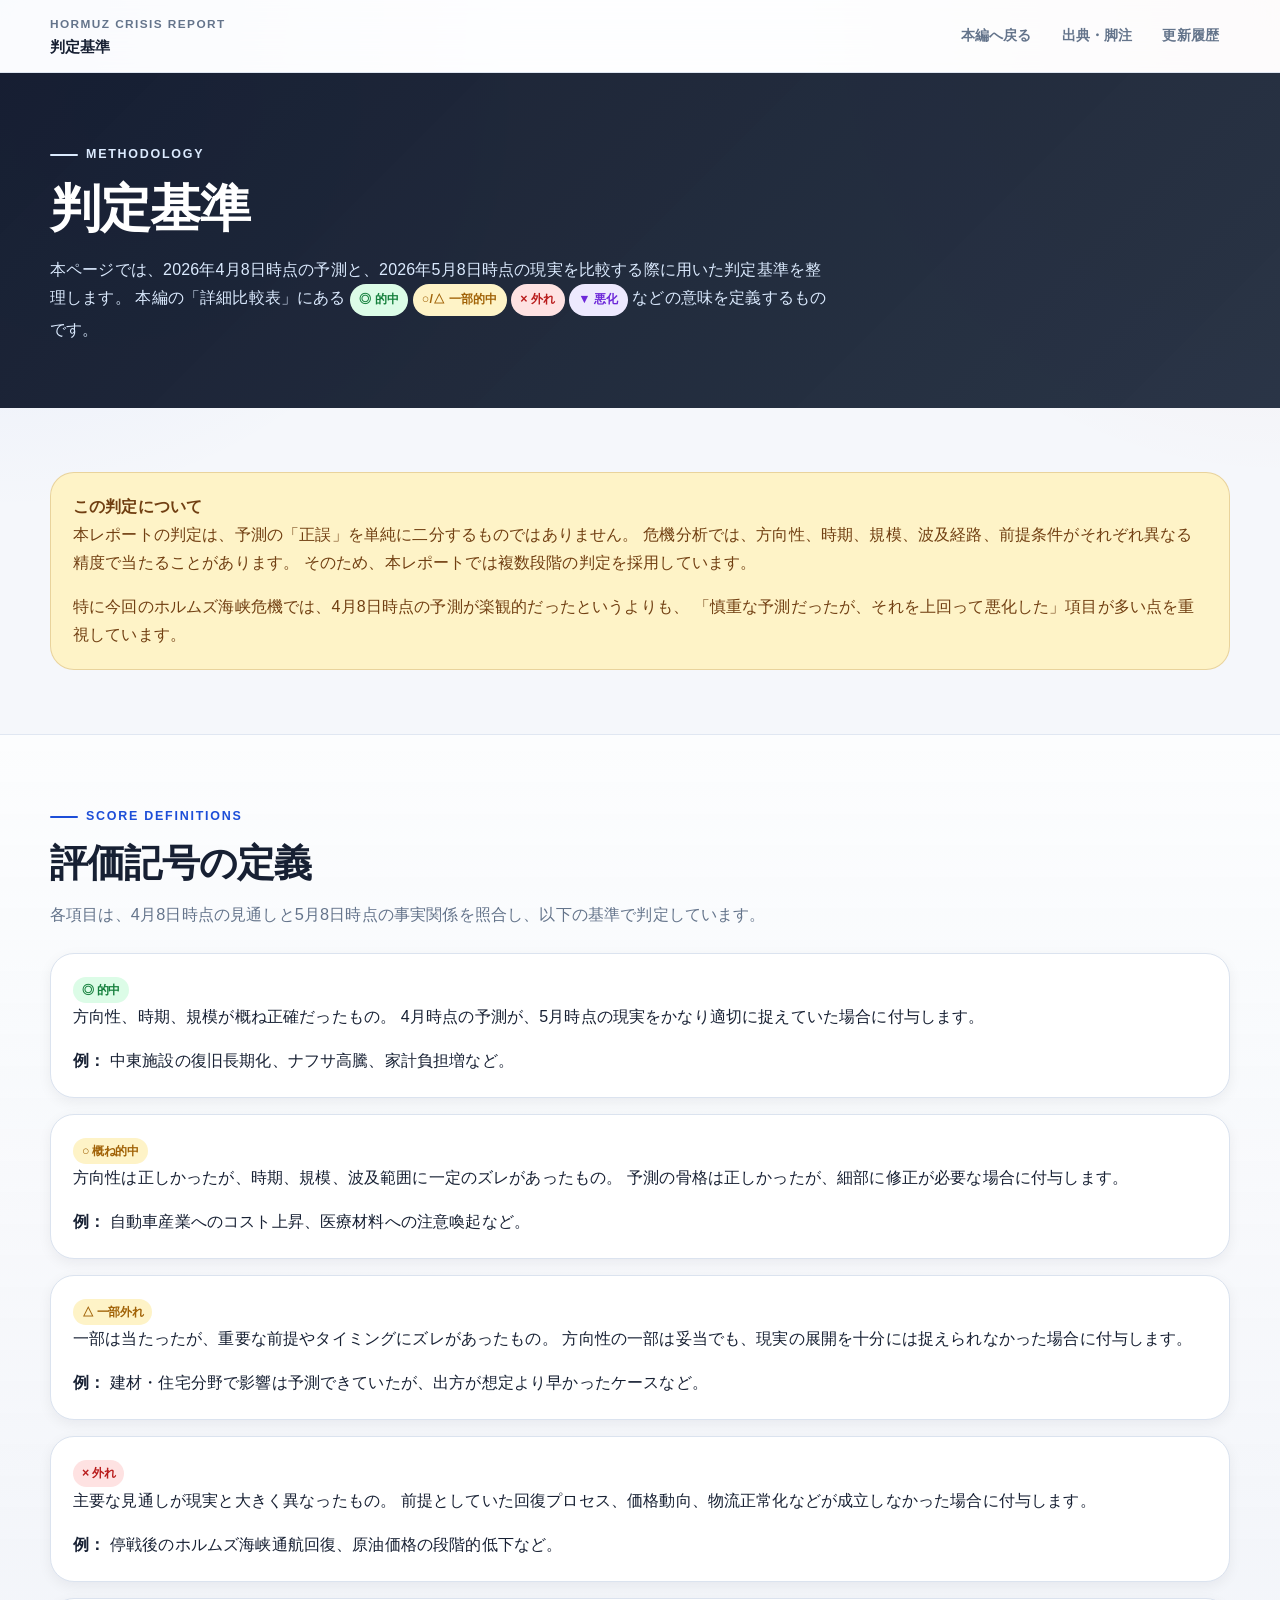
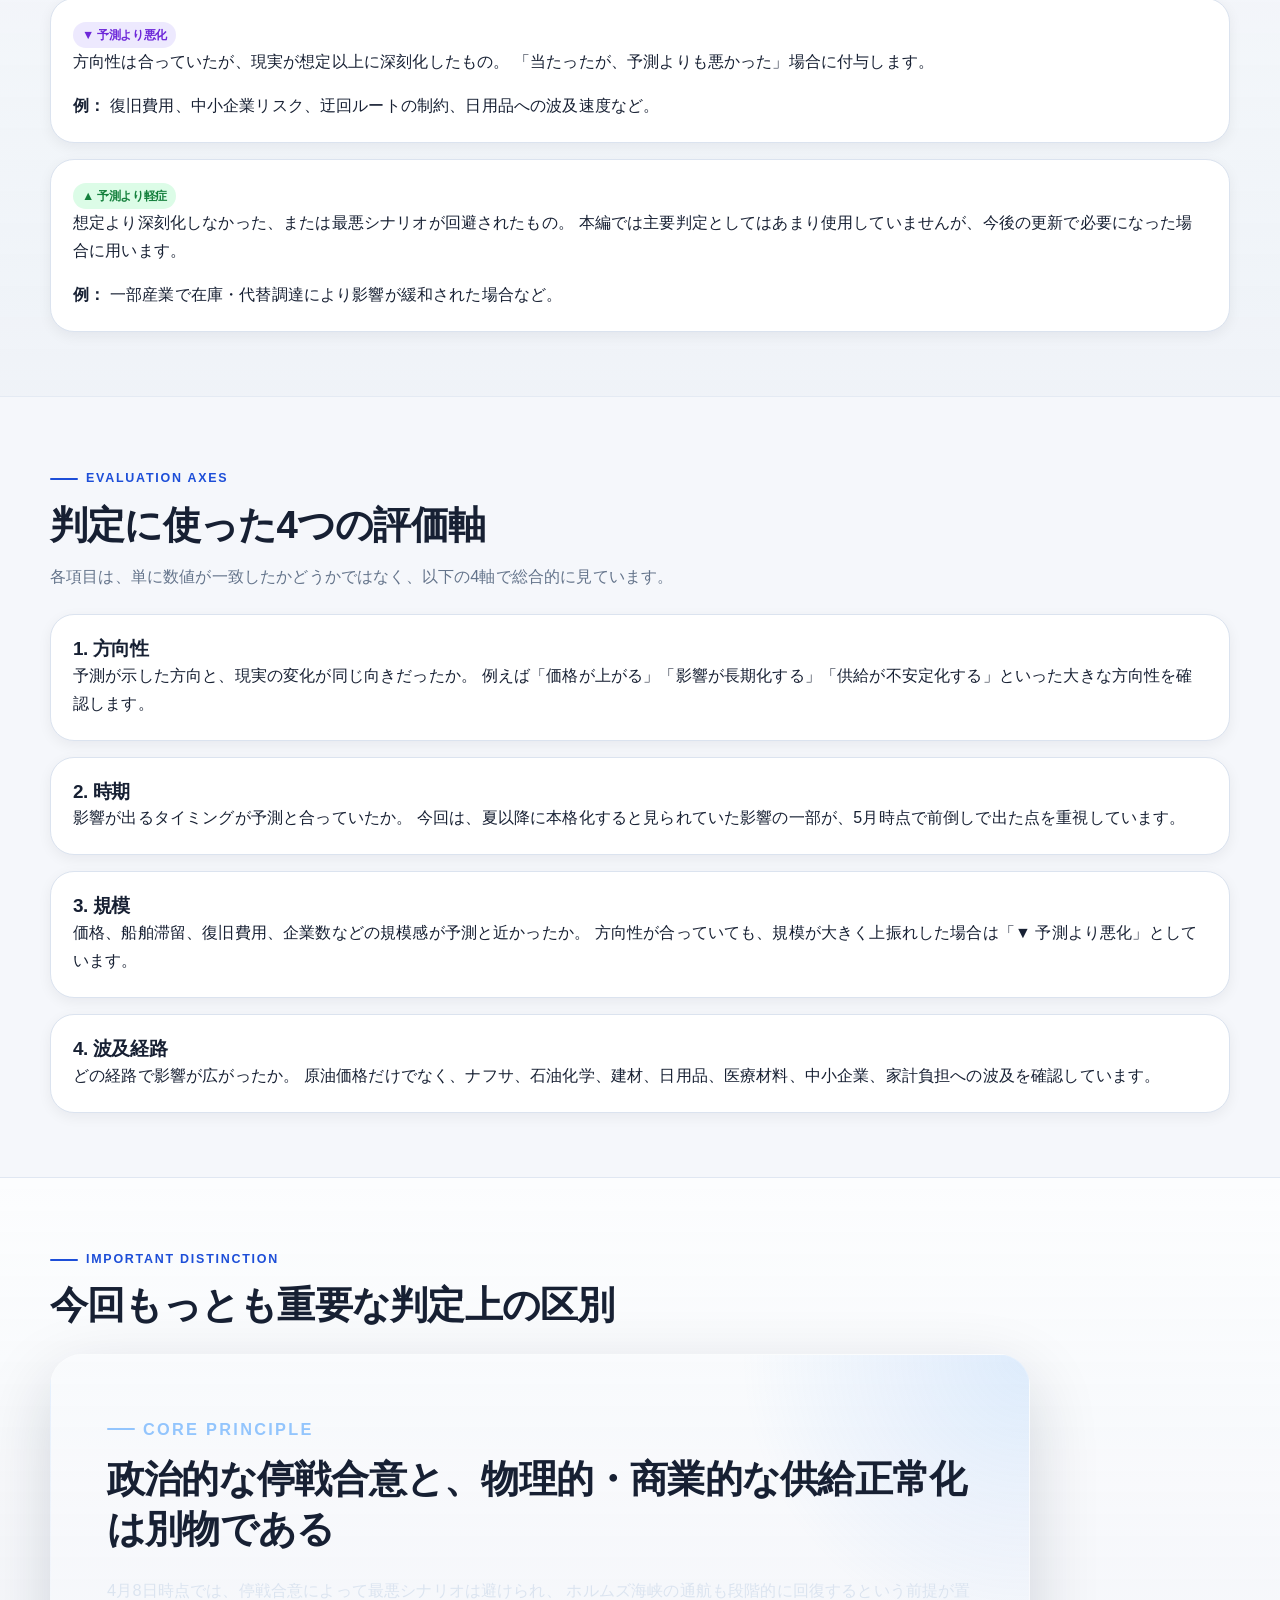
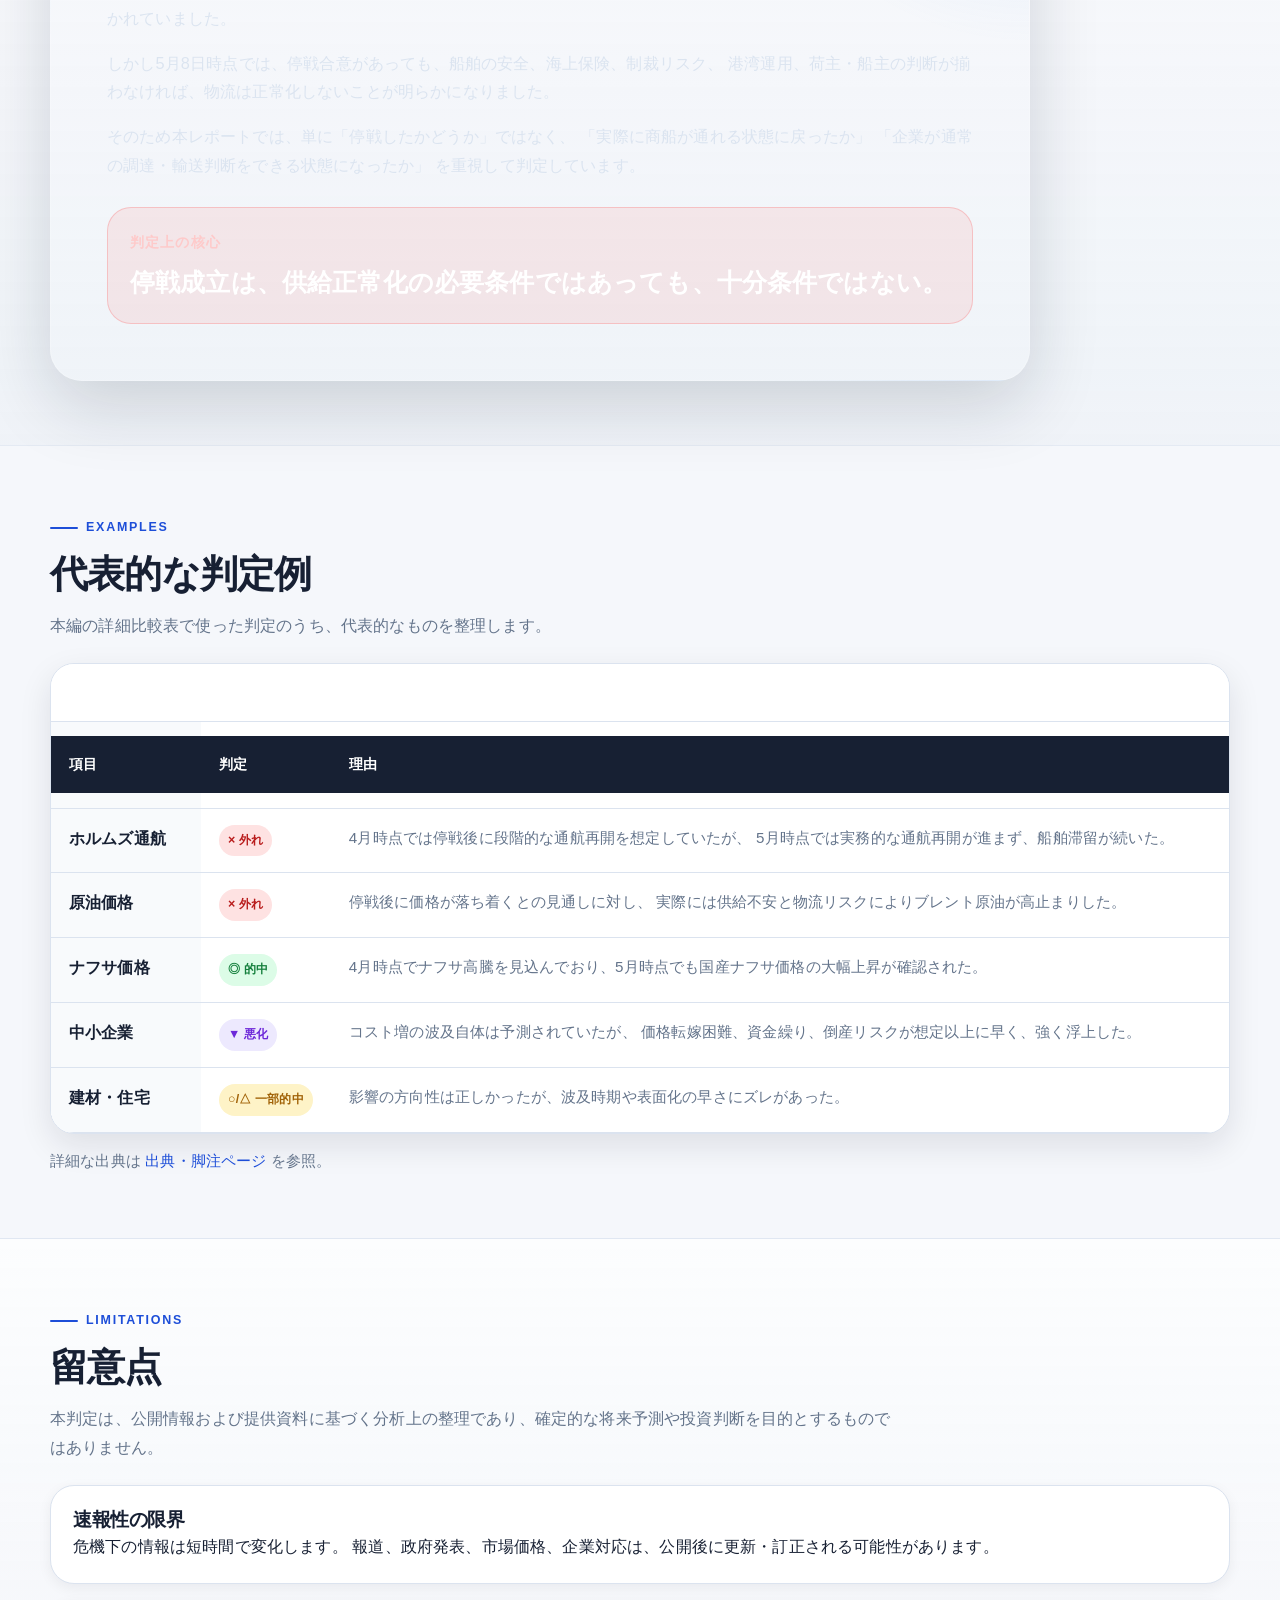
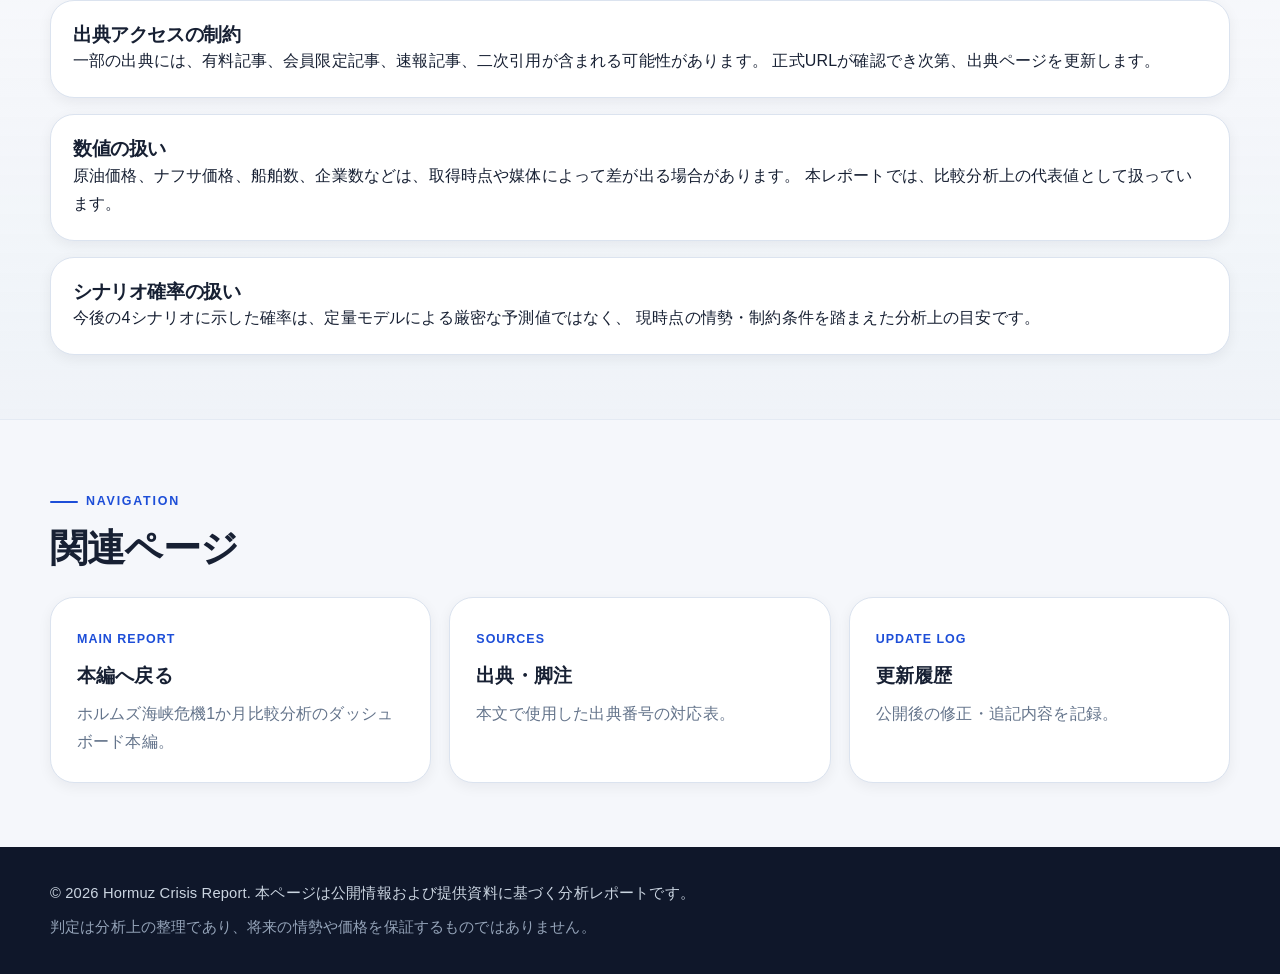
<file: pages/methodology.html>
<!DOCTYPE html>
<html lang="ja">
<head>
  <meta charset="UTF-8" />
  <meta name="viewport" content="width=device-width, initial-scale=1.0" />

  <title>判定基準｜ホルムズ海峡危機1か月比較分析</title>
  <meta
    name="description"
    content="ホルムズ海峡危機1か月比較分析における、4月8日時点の予測と5月8日時点の現実を比較するための判定基準。"
  />

  <!-- 下書き段階で検索避けしたい場合は下のコメントを外す -->
  <!-- <meta name="robots" content="noindex, nofollow" /> -->

   <!-- OGP / SNS -->
  <meta property="og:type" content="article" />
  <meta property="og:site_name" content="Hormuz Crisis Report" />
  <meta property="og:locale" content="ja_JP" />
  <meta
    property="og:title"
    content="判定基準｜ホルムズ海峡危機1か月比較分析"
  />
  <meta
    property="og:description"
    content="4月8日時点の予測と5月8日時点の現実を比較するための判定基準。◎、○、△、×、▼、▲の評価ルールを整理。"
  />
  <meta
    property="og:url"
    content="https://yattanda.github.io/hormuz-crisis-report/pages/methodology.html"
  />
    <!-- OGP Image -->
  <meta
    property="og:image"
    content="https://yattanda.github.io/hormuz-crisis-report/assets/img/ogp.png?v=20260510-1"
  />
  <meta
    property="og:image:secure_url"
    content="https://yattanda.github.io/hormuz-crisis-report/assets/img/ogp.png?v=20260510-1"
  />
  <meta property="og:image:type" content="image/png" />
  <meta property="og:image:width" content="1200" />
  <meta property="og:image:height" content="630" />
  <meta
    property="og:image:alt"
    content="不完全な停戦、動かない海峡：ホルムズ海峡危機1か月比較分析"
  />

  <meta name="twitter:card" content="summary_large_image" />
  <meta
    name="twitter:title"
    content="判定基準｜ホルムズ海峡危機1か月比較分析"
  />
  <meta
    name="twitter:description"
    content="予測と現実を比較するための評価記号と判定軸を整理。"
  />
    <meta
    name="twitter:image"
    content="https://yattanda.github.io/hormuz-crisis-report/assets/img/ogp.png?v=20260510-1"
  />
  <meta
    name="twitter:image:alt"
    content="不完全な停戦、動かない海峡：ホルムズ海峡危機1か月比較分析"
  />

  <link
    rel="canonical"
    href="https://yattanda.github.io/hormuz-crisis-report/pages/methodology.html"
  />
  <meta name="theme-color" content="#0f172a" />
 
  <link rel="stylesheet" href="../assets/css/report.css" />
</head>

<body>
  <a class="skip-link" href="#main">本文へ移動</a>

  <header class="site-header">
    <div class="container header-inner">
      <div class="brand">
        <span class="brand-label">Hormuz Crisis Report</span>
        <strong>判定基準</strong>
      </div>

      <nav class="header-nav" aria-label="ページナビゲーション">
        <a href="../index.html">本編へ戻る</a>
        <a href="./source-notes.html">出典・脚注</a>
        <a href="./update-log.html">更新履歴</a>
      </nav>
    </div>
  </header>

  <main id="main">
    <section class="page-hero">
      <div class="container">
        <p class="eyebrow">Methodology</p>
        <h1>判定基準</h1>
        <p>
          本ページでは、2026年4月8日時点の予測と、2026年5月8日時点の現実を比較する際に用いた判定基準を整理します。
          本編の「詳細比較表」にある
          <span class="judge hit">◎ 的中</span>
          <span class="judge partial">○/△ 一部的中</span>
          <span class="judge miss">× 外れ</span>
          <span class="judge worse">▼ 悪化</span>
          などの意味を定義するものです。
        </p>
      </div>
    </section>

    <section class="page-section">
      <div class="container">
        <div class="note-box">
          <strong>この判定について</strong>
          <p>
            本レポートの判定は、予測の「正誤」を単純に二分するものではありません。
            危機分析では、方向性、時期、規模、波及経路、前提条件がそれぞれ異なる精度で当たることがあります。
            そのため、本レポートでは複数段階の判定を採用しています。
          </p>
          <p>
            特に今回のホルムズ海峡危機では、4月8日時点の予測が楽観的だったというよりも、
            「慎重な予測だったが、それを上回って悪化した」項目が多い点を重視しています。
          </p>
        </div>
      </div>
    </section>

    <section class="page-section section-muted">
      <div class="container">
        <div class="section-heading compact">
          <p class="eyebrow">Score Definitions</p>
          <h2>評価記号の定義</h2>
          <p>
            各項目は、4月8日時点の見通しと5月8日時点の事実関係を照合し、以下の基準で判定しています。
          </p>
        </div>

        <div class="method-grid">
          <article class="method-card">
            <h3><span class="judge hit">◎ 的中</span></h3>
            <p>
              方向性、時期、規模が概ね正確だったもの。
              4月時点の予測が、5月時点の現実をかなり適切に捉えていた場合に付与します。
            </p>
            <p>
              <strong>例：</strong>
              中東施設の復旧長期化、ナフサ高騰、家計負担増など。
            </p>
          </article>

          <article class="method-card">
            <h3><span class="judge partial">○ 概ね的中</span></h3>
            <p>
              方向性は正しかったが、時期、規模、波及範囲に一定のズレがあったもの。
              予測の骨格は正しかったが、細部に修正が必要な場合に付与します。
            </p>
            <p>
              <strong>例：</strong>
              自動車産業へのコスト上昇、医療材料への注意喚起など。
            </p>
          </article>

          <article class="method-card">
            <h3><span class="judge partial">△ 一部外れ</span></h3>
            <p>
              一部は当たったが、重要な前提やタイミングにズレがあったもの。
              方向性の一部は妥当でも、現実の展開を十分には捉えられなかった場合に付与します。
            </p>
            <p>
              <strong>例：</strong>
              建材・住宅分野で影響は予測できていたが、出方が想定より早かったケースなど。
            </p>
          </article>

          <article class="method-card">
            <h3><span class="judge miss">× 外れ</span></h3>
            <p>
              主要な見通しが現実と大きく異なったもの。
              前提としていた回復プロセス、価格動向、物流正常化などが成立しなかった場合に付与します。
            </p>
            <p>
              <strong>例：</strong>
              停戦後のホルムズ海峡通航回復、原油価格の段階的低下など。
            </p>
          </article>

          <article class="method-card">
            <h3><span class="judge worse">▼ 予測より悪化</span></h3>
            <p>
              方向性は合っていたが、現実が想定以上に深刻化したもの。
              「当たったが、予測よりも悪かった」場合に付与します。
            </p>
            <p>
              <strong>例：</strong>
              復旧費用、中小企業リスク、迂回ルートの制約、日用品への波及速度など。
            </p>
          </article>

          <article class="method-card">
            <h3><span class="judge hit">▲ 予測より軽症</span></h3>
            <p>
              想定より深刻化しなかった、または最悪シナリオが回避されたもの。
              本編では主要判定としてはあまり使用していませんが、今後の更新で必要になった場合に用います。
            </p>
            <p>
              <strong>例：</strong>
              一部産業で在庫・代替調達により影響が緩和された場合など。
            </p>
          </article>
        </div>
      </div>
    </section>

    <section class="page-section">
      <div class="container">
        <div class="section-heading compact">
          <p class="eyebrow">Evaluation Axes</p>
          <h2>判定に使った4つの評価軸</h2>
          <p>
            各項目は、単に数値が一致したかどうかではなく、以下の4軸で総合的に見ています。
          </p>
        </div>

        <div class="method-grid">
          <article class="method-card">
            <h3>1. 方向性</h3>
            <p>
              予測が示した方向と、現実の変化が同じ向きだったか。
              例えば「価格が上がる」「影響が長期化する」「供給が不安定化する」といった大きな方向性を確認します。
            </p>
          </article>

          <article class="method-card">
            <h3>2. 時期</h3>
            <p>
              影響が出るタイミングが予測と合っていたか。
              今回は、夏以降に本格化すると見られていた影響の一部が、5月時点で前倒しで出た点を重視しています。
            </p>
          </article>

          <article class="method-card">
            <h3>3. 規模</h3>
            <p>
              価格、船舶滞留、復旧費用、企業数などの規模感が予測と近かったか。
              方向性が合っていても、規模が大きく上振れした場合は「▼ 予測より悪化」としています。
            </p>
          </article>

          <article class="method-card">
            <h3>4. 波及経路</h3>
            <p>
              どの経路で影響が広がったか。
              原油価格だけでなく、ナフサ、石油化学、建材、日用品、医療材料、中小企業、家計負担への波及を確認しています。
            </p>
          </article>
        </div>
      </div>
    </section>

    <section class="page-section section-muted">
      <div class="container">
        <div class="section-heading compact">
          <p class="eyebrow">Important Distinction</p>
          <h2>今回もっとも重要な判定上の区別</h2>
        </div>

        <div class="conclusion-card">
          <p class="eyebrow">Core Principle</p>
          <h2>政治的な停戦合意と、物理的・商業的な供給正常化は別物である</h2>
          <p>
            4月8日時点では、停戦合意によって最悪シナリオは避けられ、
            ホルムズ海峡の通航も段階的に回復するという前提が置かれていました。
          </p>
          <p>
            しかし5月8日時点では、停戦合意があっても、船舶の安全、海上保険、制裁リスク、
            港湾運用、荷主・船主の判断が揃わなければ、物流は正常化しないことが明らかになりました。
          </p>
          <p>
            そのため本レポートでは、単に「停戦したかどうか」ではなく、
            「実際に商船が通れる状態に戻ったか」
            「企業が通常の調達・輸送判断をできる状態になったか」
            を重視して判定しています。
          </p>

          <div class="conclusion-highlight">
            <strong>判定上の核心</strong>
            <span>停戦成立は、供給正常化の必要条件ではあっても、十分条件ではない。</span>
          </div>
        </div>
      </div>
    </section>

    <section class="page-section">
      <div class="container">
        <div class="section-heading compact">
          <p class="eyebrow">Examples</p>
          <h2>代表的な判定例</h2>
          <p>
            本編の詳細比較表で使った判定のうち、代表的なものを整理します。
          </p>
        </div>

        <div class="table-wrap">
          <table class="comparison-table">
            <thead>
              <tr>
                <th>項目</th>
                <th>判定</th>
                <th>理由</th>
              </tr>
            </thead>
            <tbody>
              <tr>
                <th>施設復旧</th>
                <td><span class="judge hit">◎ 的中</span></td>
                <td>
                  4月時点で、完全復旧には3〜5年を要するとの長期見通しを置いていた。
                  5月時点でも復旧長期化の前提は維持され、方向性は正確だった。
                </td>
              </tr>
              <tr>
                <th>ホルムズ通航</th>
                <td><span class="judge miss">× 外れ</span></td>
                <td>
                  4月時点では停戦後に段階的な通航再開を想定していたが、
                  5月時点では実務的な通航再開が進まず、船舶滞留が続いた。
                </td>
              </tr>
              <tr>
                <th>原油価格</th>
                <td><span class="judge miss">× 外れ</span></td>
                <td>
                  停戦後に価格が落ち着くとの見通しに対し、
                  実際には供給不安と物流リスクによりブレント原油が高止まりした。
                </td>
              </tr>
              <tr>
                <th>ナフサ価格</th>
                <td><span class="judge hit">◎ 的中</span></td>
                <td>
                  4月時点でナフサ高騰を見込んでおり、5月時点でも国産ナフサ価格の大幅上昇が確認された。
                </td>
              </tr>
              <tr>
                <th>中小企業</th>
                <td><span class="judge worse">▼ 悪化</span></td>
                <td>
                  コスト増の波及自体は予測されていたが、
                  価格転嫁困難、資金繰り、倒産リスクが想定以上に早く、強く浮上した。
                </td>
              </tr>
              <tr>
                <th>建材・住宅</th>
                <td><span class="judge partial">○/△ 一部的中</span></td>
                <td>
                  影響の方向性は正しかったが、波及時期や表面化の早さにズレがあった。
                </td>
              </tr>
            </tbody>
          </table>
        </div>

        <p class="table-note">
          詳細な出典は
          <a href="./source-notes.html">出典・脚注ページ</a>
          を参照。
        </p>
      </div>
    </section>

    <section class="page-section section-muted">
      <div class="container">
        <div class="section-heading compact">
          <p class="eyebrow">Limitations</p>
          <h2>留意点</h2>
          <p>
            本判定は、公開情報および提供資料に基づく分析上の整理であり、確定的な将来予測や投資判断を目的とするものではありません。
          </p>
        </div>

        <div class="method-grid">
          <article class="method-card">
            <h3>速報性の限界</h3>
            <p>
              危機下の情報は短時間で変化します。
              報道、政府発表、市場価格、企業対応は、公開後に更新・訂正される可能性があります。
            </p>
          </article>

          <article class="method-card">
            <h3>出典アクセスの制約</h3>
            <p>
              一部の出典には、有料記事、会員限定記事、速報記事、二次引用が含まれる可能性があります。
              正式URLが確認でき次第、出典ページを更新します。
            </p>
          </article>

          <article class="method-card">
            <h3>数値の扱い</h3>
            <p>
              原油価格、ナフサ価格、船舶数、企業数などは、取得時点や媒体によって差が出る場合があります。
              本レポートでは、比較分析上の代表値として扱っています。
            </p>
          </article>

          <article class="method-card">
            <h3>シナリオ確率の扱い</h3>
            <p>
              今後の4シナリオに示した確率は、定量モデルによる厳密な予測値ではなく、
              現時点の情勢・制約条件を踏まえた分析上の目安です。
            </p>
          </article>
        </div>
      </div>
    </section>

    <section class="page-section related">
      <div class="container">
        <div class="section-heading compact">
          <p class="eyebrow">Navigation</p>
          <h2>関連ページ</h2>
        </div>

        <div class="related-grid">
          <a class="related-card" href="../index.html">
            <span>Main Report</span>
            <strong>本編へ戻る</strong>
            <p>ホルムズ海峡危機1か月比較分析のダッシュボード本編。</p>
          </a>

          <a class="related-card" href="./source-notes.html">
            <span>Sources</span>
            <strong>出典・脚注</strong>
            <p>本文で使用した出典番号の対応表。</p>
          </a>

          <a class="related-card" href="./update-log.html">
            <span>Update Log</span>
            <strong>更新履歴</strong>
            <p>公開後の修正・追記内容を記録。</p>
          </a>
        </div>
      </div>
    </section>
  </main>

  <footer class="site-footer">
    <div class="container footer-inner">
      <p>
        © 2026 Hormuz Crisis Report.
        本ページは公開情報および提供資料に基づく分析レポートです。
      </p>
      <p class="footer-note">
        判定は分析上の整理であり、将来の情勢や価格を保証するものではありません。
      </p>
    </div>
  </footer>
</body>
</html>
</file>
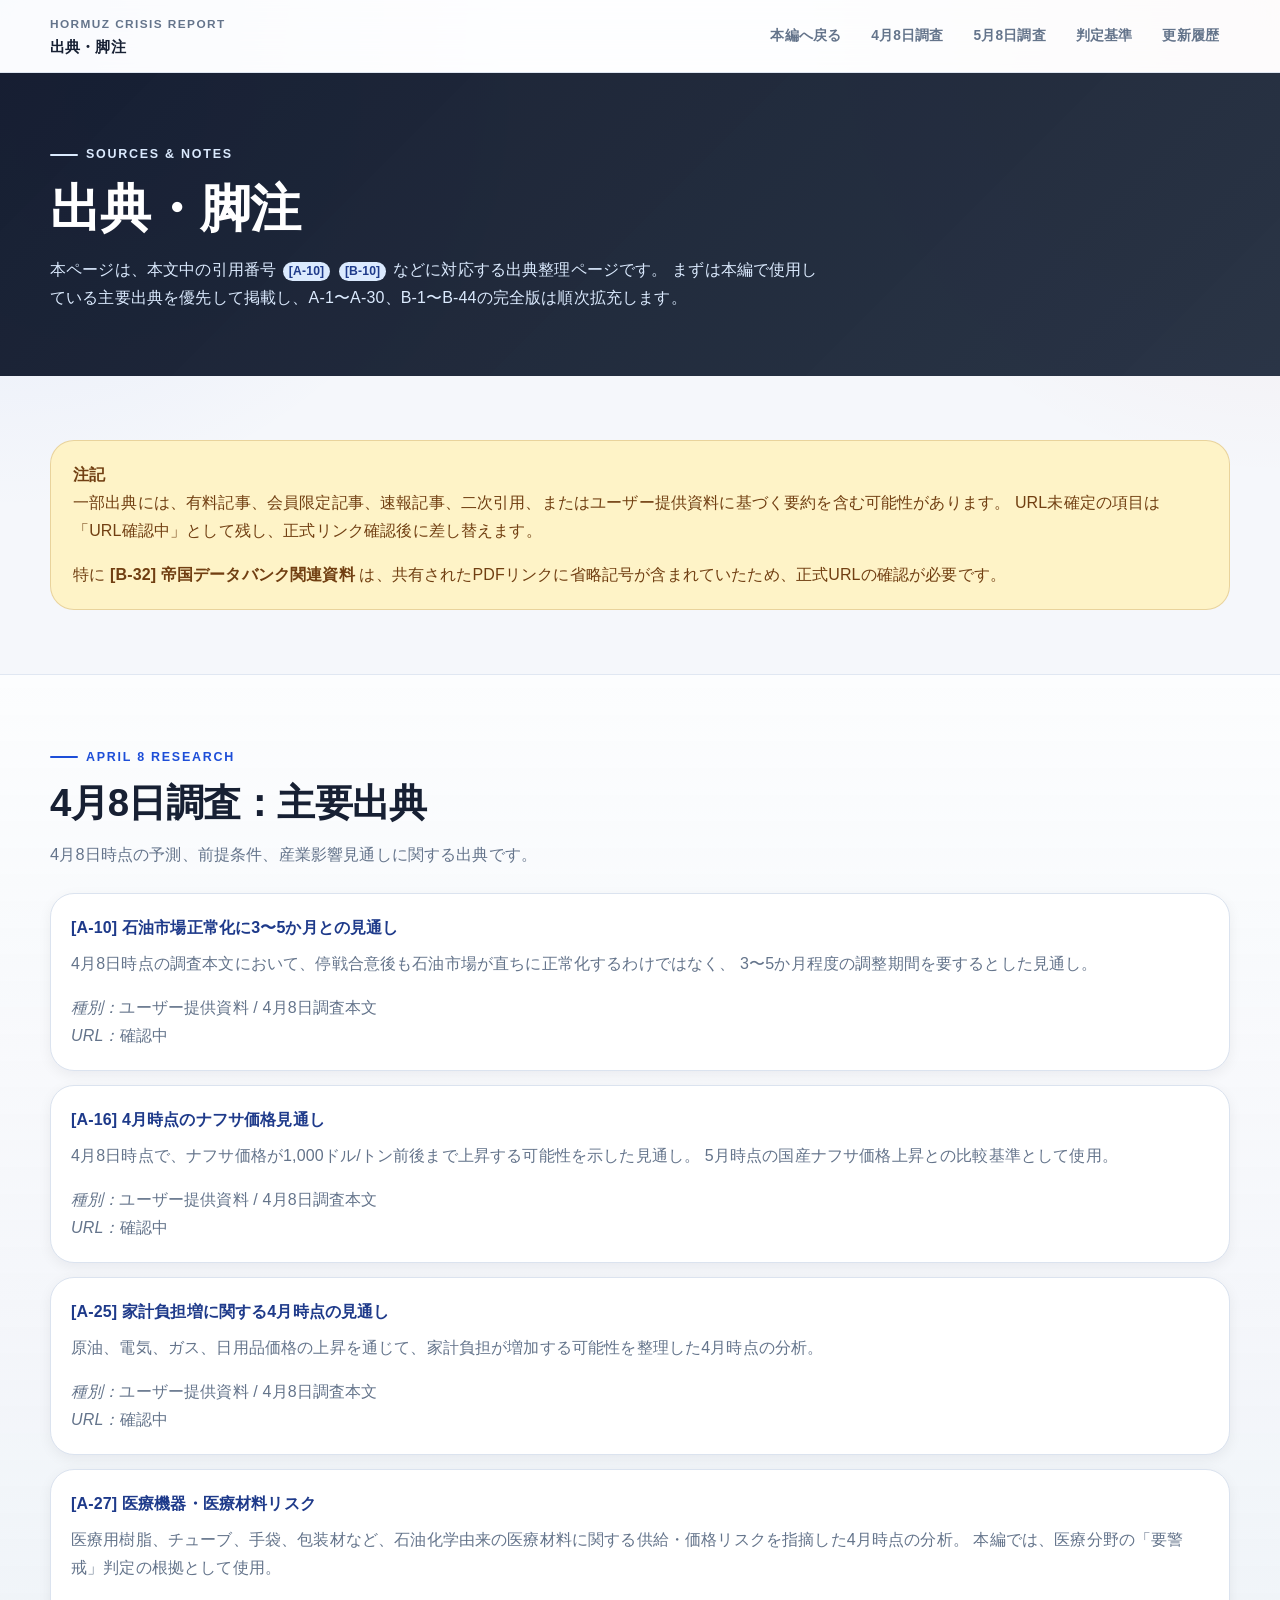
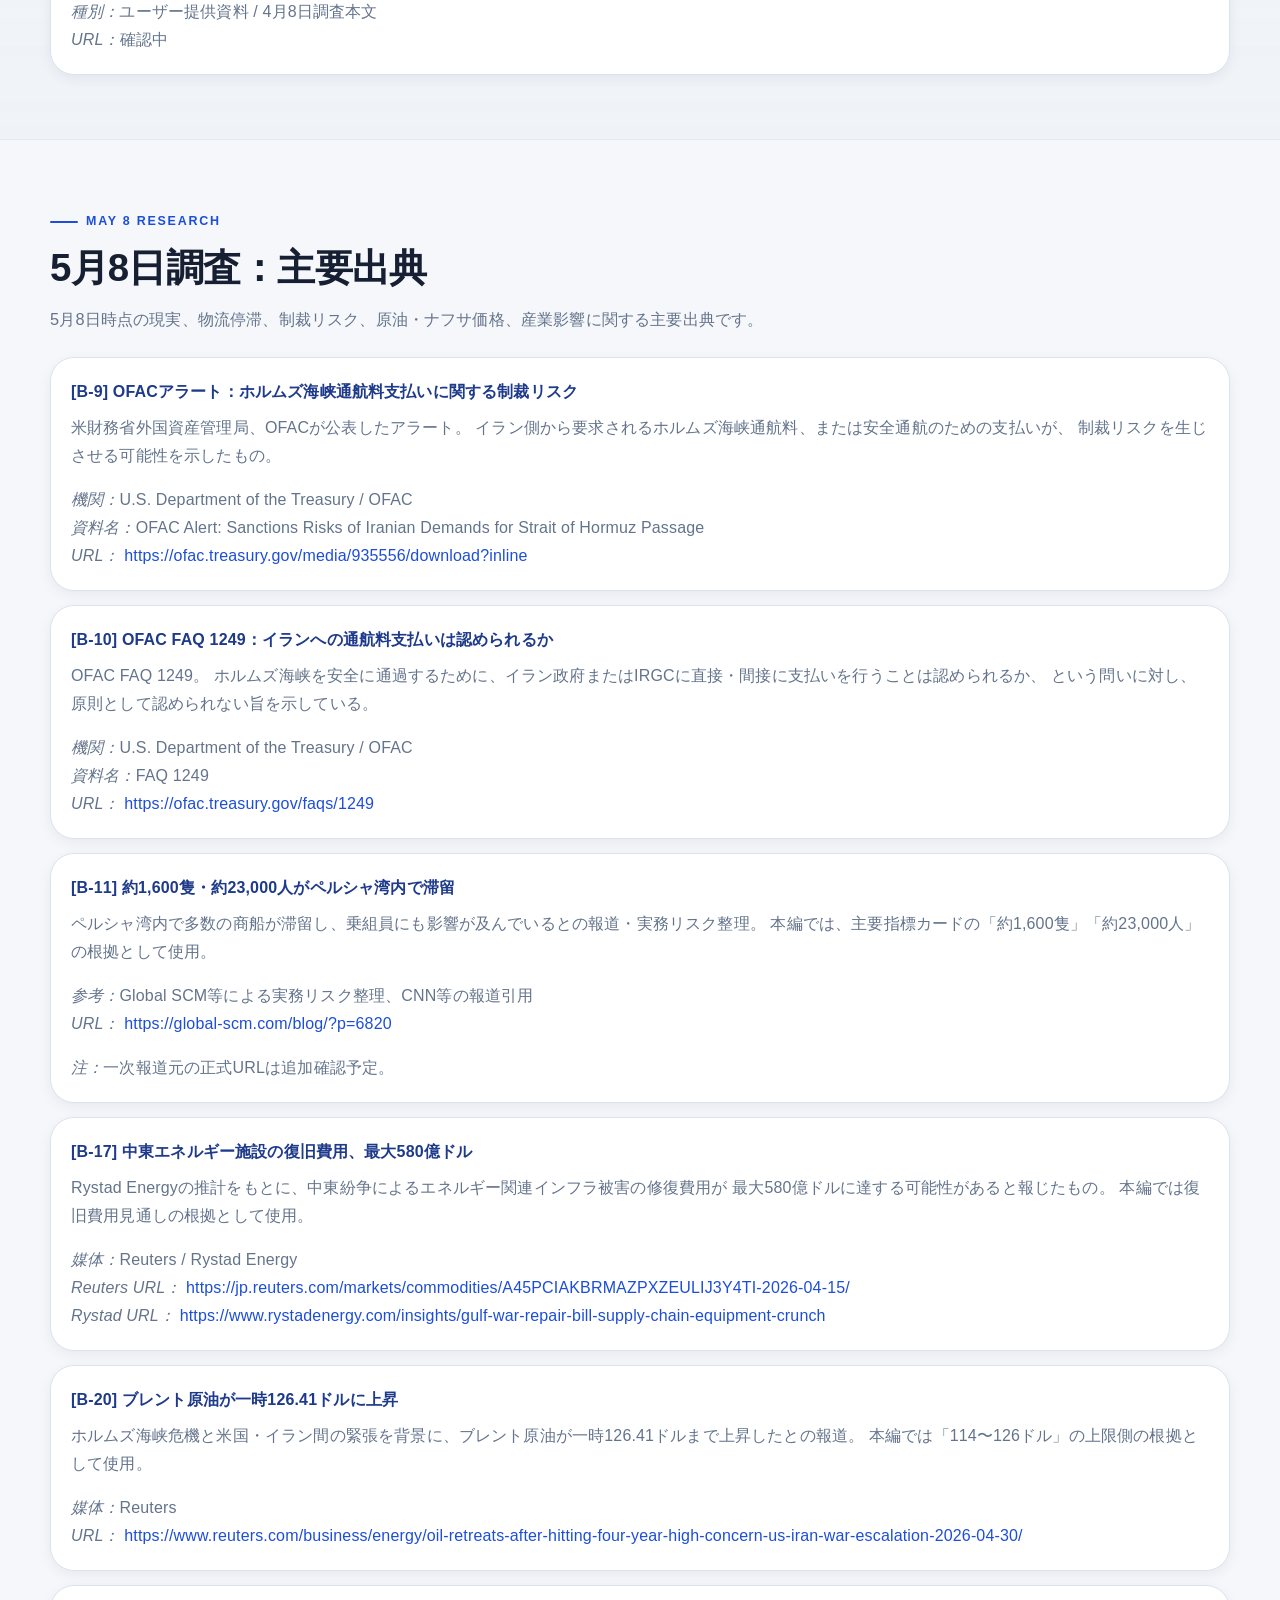
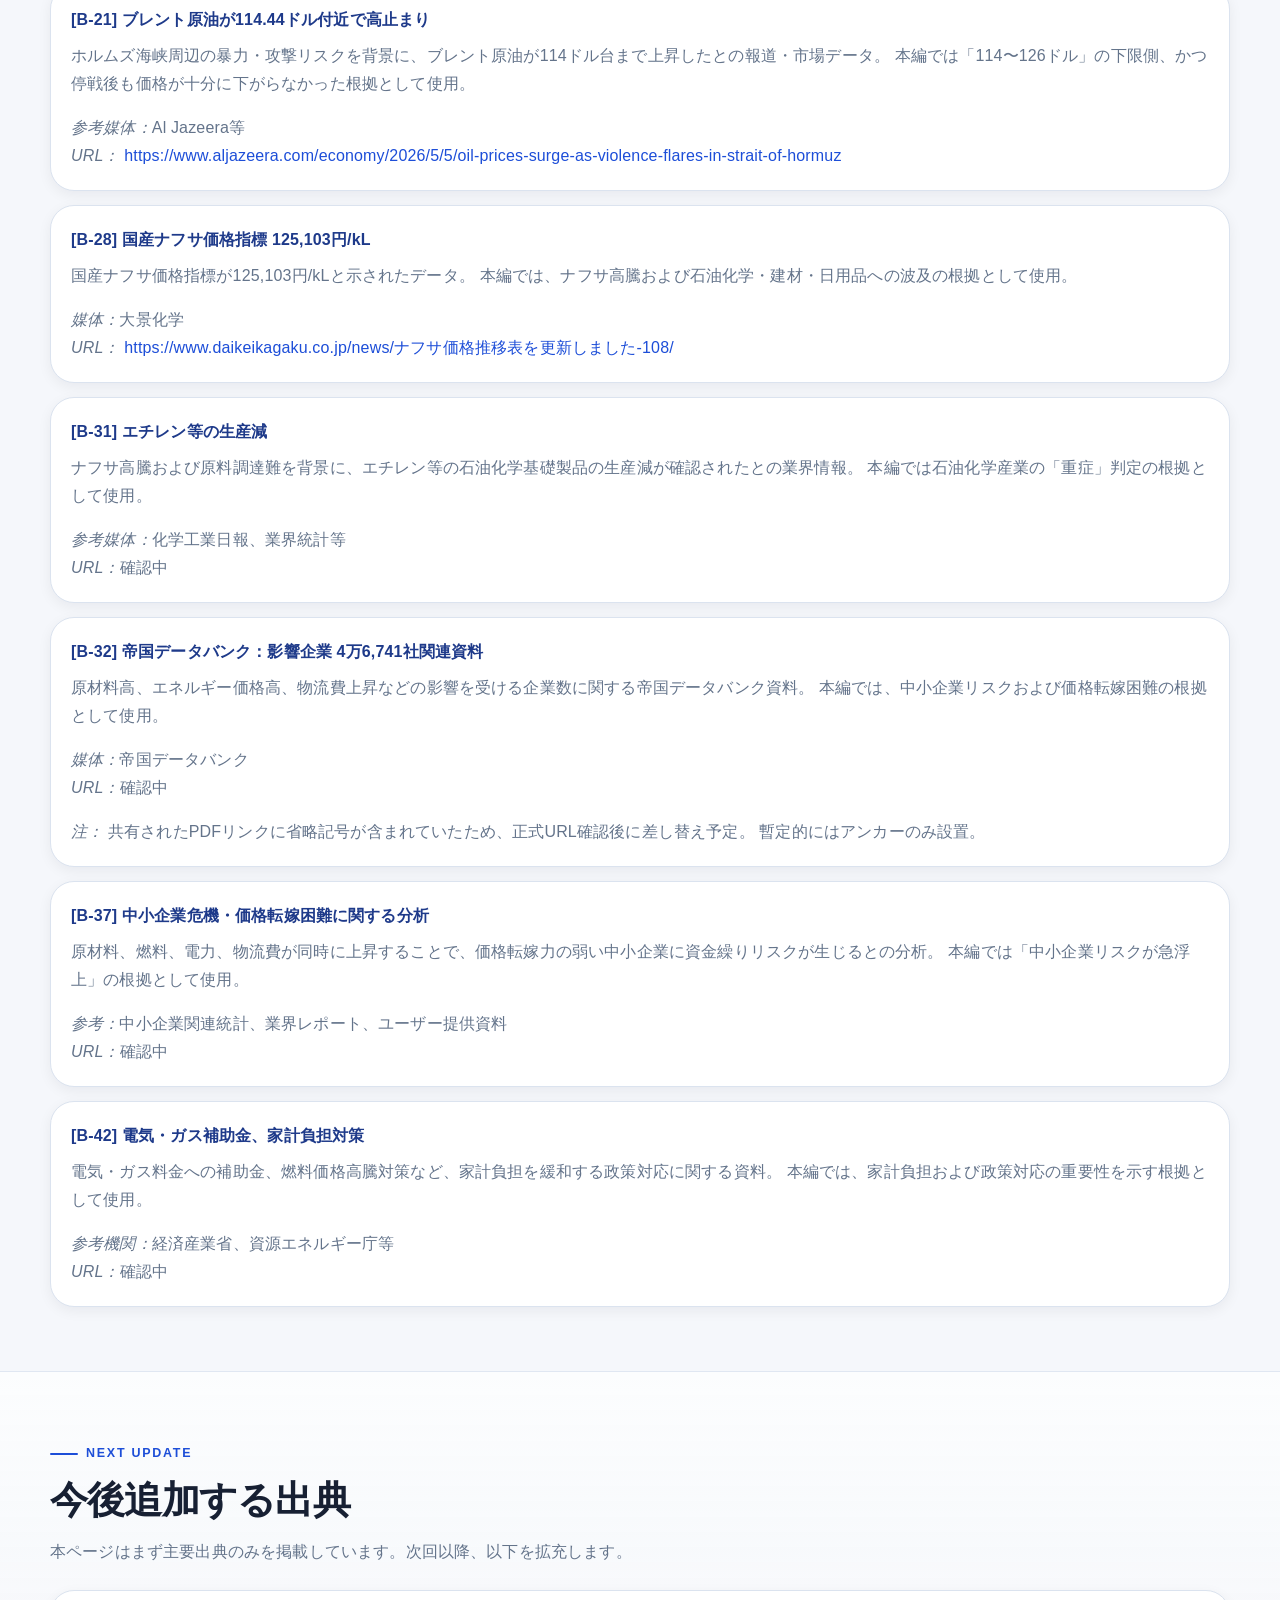
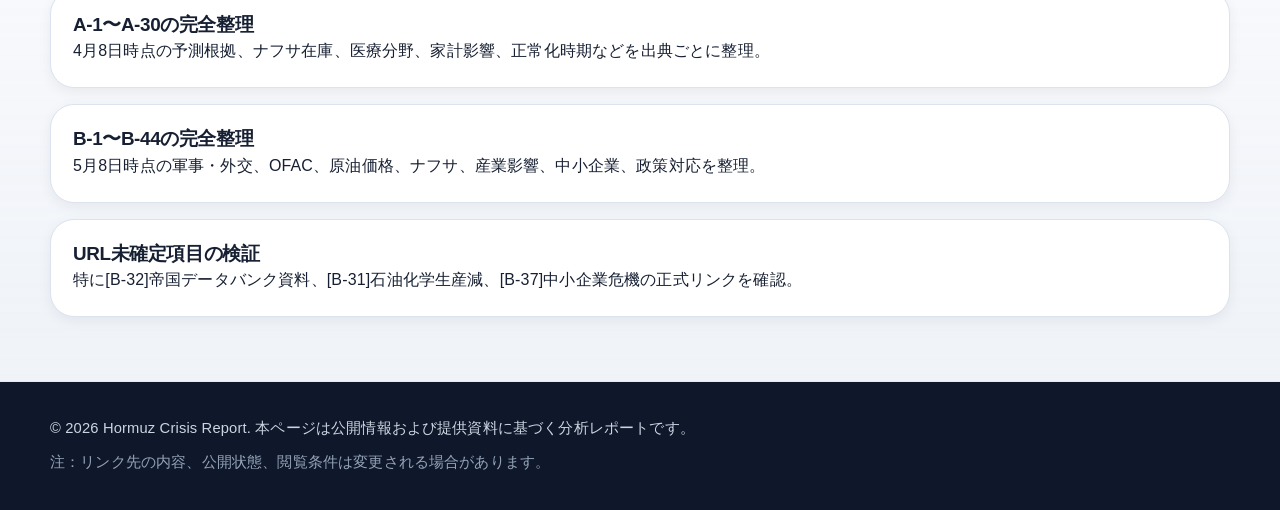
<file: pages/source-notes.html>
<!DOCTYPE html>
<html lang="ja">
<head>
  <meta charset="UTF-8" />
  <meta name="viewport" content="width=device-width, initial-scale=1.0" />

  <title>出典・脚注｜ホルムズ海峡危機1か月比較分析</title>
  <meta
    name="description"
    content="ホルムズ海峡危機1か月比較分析で参照した出典・脚注の一覧。4月8日調査A系列、5月8日調査B系列の主要出典を整理。"
  />

  <!-- 下書き段階で検索避けしたい場合は下のコメントを外す -->
  <!-- <meta name="robots" content="noindex, nofollow" /> -->

  <!-- OGP / SNS -->
  <meta property="og:type" content="article" />
  <meta property="og:site_name" content="Hormuz Crisis Report" />
  <meta property="og:locale" content="ja_JP" />
  <meta
    property="og:title"
    content="出典・脚注｜ホルムズ海峡危機1か月比較分析"
  />
  <meta
    property="og:description"
    content="ホルムズ海峡危機1か月比較分析で参照した出典・脚注の一覧。4月8日調査A系列、5月8日調査B系列の主要出典を整理。"
  />
  <meta
    property="og:url"
    content="https://yattanda.github.io/hormuz-crisis-report/pages/source-notes.html"
  />
    <!-- OGP Image -->
  <meta
    property="og:image"
    content="https://yattanda.github.io/hormuz-crisis-report/assets/img/ogp.png?v=20260510-1"
  />
  <meta
    property="og:image:secure_url"
    content="https://yattanda.github.io/hormuz-crisis-report/assets/img/ogp.png?v=20260510-1"
  />
  <meta property="og:image:type" content="image/png" />
  <meta property="og:image:width" content="1200" />
  <meta property="og:image:height" content="630" />
  <meta
    property="og:image:alt"
    content="不完全な停戦、動かない海峡：ホルムズ海峡危機1か月比較分析"
  />

  <meta name="twitter:card" content="summary_large_image" />
  <meta
    name="twitter:title"
    content="出典・脚注｜ホルムズ海峡危機1か月比較分析"
  />
  <meta
    name="twitter:description"
    content="ホルムズ海峡危機レポートで使用した主要出典・脚注を整理。"
  />
    <meta
    name="twitter:image"
    content="https://yattanda.github.io/hormuz-crisis-report/assets/img/ogp.png?v=20260510-1"
  />
  <meta
    name="twitter:image:alt"
    content="不完全な停戦、動かない海峡：ホルムズ海峡危機1か月比較分析"
  />

  <link
    rel="canonical"
    href="https://yattanda.github.io/hormuz-crisis-report/pages/source-notes.html"
  />
  <meta name="theme-color" content="#0f172a" />

  <link rel="stylesheet" href="../assets/css/report.css" />
</head>

<body>
  <a class="skip-link" href="#main">本文へ移動</a>

  <header class="site-header">
    <div class="container header-inner">
      <div class="brand">
        <span class="brand-label">Hormuz Crisis Report</span>
        <strong>出典・脚注</strong>
      </div>

      <nav class="header-nav" aria-label="ページナビゲーション">
        <a href="../index.html">本編へ戻る</a>
        <a href="#april-sources">4月8日調査</a>
        <a href="#may-sources">5月8日調査</a>
        <a href="./methodology.html">判定基準</a>
        <a href="./update-log.html">更新履歴</a>
      </nav>
    </div>
  </header>

  <main id="main">
    <section class="page-hero">
      <div class="container">
        <p class="eyebrow">Sources & Notes</p>
        <h1>出典・脚注</h1>
        <p>
          本ページは、本文中の引用番号
          <span class="cite">[A-10]</span>
          <span class="cite">[B-10]</span>
          などに対応する出典整理ページです。
          まずは本編で使用している主要出典を優先して掲載し、A-1〜A-30、B-1〜B-44の完全版は順次拡充します。
        </p>
      </div>
    </section>

    <section class="page-section">
      <div class="container">
        <div class="note-box">
          <strong>注記</strong>
          <p>
            一部出典には、有料記事、会員限定記事、速報記事、二次引用、またはユーザー提供資料に基づく要約を含む可能性があります。
            URL未確定の項目は「URL確認中」として残し、正式リンク確認後に差し替えます。
          </p>
          <p>
            特に <strong>[B-32] 帝国データバンク関連資料</strong> は、共有されたPDFリンクに省略記号が含まれていたため、正式URLの確認が必要です。
          </p>
        </div>
      </div>
    </section>

    <!-- 4月8日調査 -->
    <section id="april-sources" class="page-section section-muted">
      <div class="container">
        <div class="section-heading compact">
          <p class="eyebrow">April 8 Research</p>
          <h2>4月8日調査：主要出典</h2>
          <p>
            4月8日時点の予測、前提条件、産業影響見通しに関する出典です。
          </p>
        </div>

        <div class="source-list">
          <article class="source-item" id="source-A-10">
            <strong>[A-10] 石油市場正常化に3〜5か月との見通し</strong>
            <p>
              4月8日時点の調査本文において、停戦合意後も石油市場が直ちに正常化するわけではなく、
              3〜5か月程度の調整期間を要するとした見通し。
            </p>
            <p>
              <em>種別：</em>ユーザー提供資料 / 4月8日調査本文<br />
              <em>URL：</em>確認中
            </p>
          </article>

          <article class="source-item" id="source-A-16">
            <strong>[A-16] 4月時点のナフサ価格見通し</strong>
            <p>
              4月8日時点で、ナフサ価格が1,000ドル/トン前後まで上昇する可能性を示した見通し。
              5月時点の国産ナフサ価格上昇との比較基準として使用。
            </p>
            <p>
              <em>種別：</em>ユーザー提供資料 / 4月8日調査本文<br />
              <em>URL：</em>確認中
            </p>
          </article>

          <article class="source-item" id="source-A-25">
            <strong>[A-25] 家計負担増に関する4月時点の見通し</strong>
            <p>
              原油、電気、ガス、日用品価格の上昇を通じて、家計負担が増加する可能性を整理した4月時点の分析。
            </p>
            <p>
              <em>種別：</em>ユーザー提供資料 / 4月8日調査本文<br />
              <em>URL：</em>確認中
            </p>
          </article>

          <article class="source-item" id="source-A-27">
            <strong>[A-27] 医療機器・医療材料リスク</strong>
            <p>
              医療用樹脂、チューブ、手袋、包装材など、石油化学由来の医療材料に関する供給・価格リスクを指摘した4月時点の分析。
              本編では、医療分野の「要警戒」判定の根拠として使用。
            </p>
            <p>
              <em>種別：</em>ユーザー提供資料 / 4月8日調査本文<br />
              <em>URL：</em>確認中
            </p>
          </article>
        </div>
      </div>
    </section>

    <!-- 5月8日調査 -->
    <section id="may-sources" class="page-section">
      <div class="container">
        <div class="section-heading compact">
          <p class="eyebrow">May 8 Research</p>
          <h2>5月8日調査：主要出典</h2>
          <p>
            5月8日時点の現実、物流停滞、制裁リスク、原油・ナフサ価格、産業影響に関する主要出典です。
          </p>
        </div>

        <div class="source-list">
          <article class="source-item" id="source-B-9">
            <strong>[B-9] OFACアラート：ホルムズ海峡通航料支払いに関する制裁リスク</strong>
            <p>
              米財務省外国資産管理局、OFACが公表したアラート。
              イラン側から要求されるホルムズ海峡通航料、または安全通航のための支払いが、
              制裁リスクを生じさせる可能性を示したもの。
            </p>
            <p>
              <em>機関：</em>U.S. Department of the Treasury / OFAC<br />
              <em>資料名：</em>OFAC Alert: Sanctions Risks of Iranian Demands for Strait of Hormuz Passage<br />
              <em>URL：</em>
              <a href="https://ofac.treasury.gov/media/935556/download?inline" target="_blank" rel="noopener noreferrer">
                https://ofac.treasury.gov/media/935556/download?inline
              </a>
            </p>
          </article>

          <article class="source-item" id="source-B-10">
            <strong>[B-10] OFAC FAQ 1249：イランへの通航料支払いは認められるか</strong>
            <p>
              OFAC FAQ 1249。
              ホルムズ海峡を安全に通過するために、イラン政府またはIRGCに直接・間接に支払いを行うことは認められるか、
              という問いに対し、原則として認められない旨を示している。
            </p>
            <p>
              <em>機関：</em>U.S. Department of the Treasury / OFAC<br />
              <em>資料名：</em>FAQ 1249<br />
              <em>URL：</em>
              <a href="https://ofac.treasury.gov/faqs/1249" target="_blank" rel="noopener noreferrer">
                https://ofac.treasury.gov/faqs/1249
              </a>
            </p>
          </article>

          <article class="source-item" id="source-B-11">
            <strong>[B-11] 約1,600隻・約23,000人がペルシャ湾内で滞留</strong>
            <p>
              ペルシャ湾内で多数の商船が滞留し、乗組員にも影響が及んでいるとの報道・実務リスク整理。
              本編では、主要指標カードの「約1,600隻」「約23,000人」の根拠として使用。
            </p>
            <p>
              <em>参考：</em>Global SCM等による実務リスク整理、CNN等の報道引用<br />
              <em>URL：</em>
              <a href="https://global-scm.com/blog/?p=6820" target="_blank" rel="noopener noreferrer">
                https://global-scm.com/blog/?p=6820
              </a>
            </p>
            <p>
              <em>注：</em>一次報道元の正式URLは追加確認予定。
            </p>
          </article>

          <article class="source-item" id="source-B-17">
            <strong>[B-17] 中東エネルギー施設の復旧費用、最大580億ドル</strong>
            <p>
              Rystad Energyの推計をもとに、中東紛争によるエネルギー関連インフラ被害の修復費用が
              最大580億ドルに達する可能性があると報じたもの。
              本編では復旧費用見通しの根拠として使用。
            </p>
            <p>
              <em>媒体：</em>Reuters / Rystad Energy<br />
              <em>Reuters URL：</em>
              <a href="https://jp.reuters.com/markets/commodities/A45PCIAKBRMAZPXZEULIJ3Y4TI-2026-04-15/" target="_blank" rel="noopener noreferrer">
                https://jp.reuters.com/markets/commodities/A45PCIAKBRMAZPXZEULIJ3Y4TI-2026-04-15/
              </a>
              <br />
              <em>Rystad URL：</em>
              <a href="https://www.rystadenergy.com/insights/gulf-war-repair-bill-supply-chain-equipment-crunch" target="_blank" rel="noopener noreferrer">
                https://www.rystadenergy.com/insights/gulf-war-repair-bill-supply-chain-equipment-crunch
              </a>
            </p>
          </article>

          <article class="source-item" id="source-B-20">
            <strong>[B-20] ブレント原油が一時126.41ドルに上昇</strong>
            <p>
              ホルムズ海峡危機と米国・イラン間の緊張を背景に、ブレント原油が一時126.41ドルまで上昇したとの報道。
              本編では「114〜126ドル」の上限側の根拠として使用。
            </p>
            <p>
              <em>媒体：</em>Reuters<br />
              <em>URL：</em>
              <a href="https://www.reuters.com/business/energy/oil-retreats-after-hitting-four-year-high-concern-us-iran-war-escalation-2026-04-30/" target="_blank" rel="noopener noreferrer">
                https://www.reuters.com/business/energy/oil-retreats-after-hitting-four-year-high-concern-us-iran-war-escalation-2026-04-30/
              </a>
            </p>
          </article>

          <article class="source-item" id="source-B-21">
            <strong>[B-21] ブレント原油が114.44ドル付近で高止まり</strong>
            <p>
              ホルムズ海峡周辺の暴力・攻撃リスクを背景に、ブレント原油が114ドル台まで上昇したとの報道・市場データ。
              本編では「114〜126ドル」の下限側、かつ停戦後も価格が十分に下がらなかった根拠として使用。
            </p>
            <p>
              <em>参考媒体：</em>Al Jazeera等<br />
              <em>URL：</em>
              <a href="https://www.aljazeera.com/economy/2026/5/5/oil-prices-surge-as-violence-flares-in-strait-of-hormuz" target="_blank" rel="noopener noreferrer">
                https://www.aljazeera.com/economy/2026/5/5/oil-prices-surge-as-violence-flares-in-strait-of-hormuz
              </a>
            </p>
          </article>

          <article class="source-item" id="source-B-28">
            <strong>[B-28] 国産ナフサ価格指標 125,103円/kL</strong>
            <p>
              国産ナフサ価格指標が125,103円/kLと示されたデータ。
              本編では、ナフサ高騰および石油化学・建材・日用品への波及の根拠として使用。
            </p>
            <p>
              <em>媒体：</em>大景化学<br />
              <em>URL：</em>
              <a href="https://www.daikeikagaku.co.jp/news/%E3%83%8A%E3%83%95%E3%82%B5%E4%BE%A1%E6%A0%BC%E6%8E%A8%E7%A7%BB%E8%A1%A8%E3%82%92%E6%9B%B4%E6%96%B0%E3%81%97%E3%81%BE%E3%81%97%E3%81%9F-108/" target="_blank" rel="noopener noreferrer">
                https://www.daikeikagaku.co.jp/news/ナフサ価格推移表を更新しました-108/
              </a>
            </p>
          </article>

          <article class="source-item" id="source-B-31">
            <strong>[B-31] エチレン等の生産減</strong>
            <p>
              ナフサ高騰および原料調達難を背景に、エチレン等の石油化学基礎製品の生産減が確認されたとの業界情報。
              本編では石油化学産業の「重症」判定の根拠として使用。
            </p>
            <p>
              <em>参考媒体：</em>化学工業日報、業界統計等<br />
              <em>URL：</em>確認中
            </p>
          </article>

          <article class="source-item" id="source-B-32">
            <strong>[B-32] 帝国データバンク：影響企業 4万6,741社関連資料</strong>
            <p>
              原材料高、エネルギー価格高、物流費上昇などの影響を受ける企業数に関する帝国データバンク資料。
              本編では、中小企業リスクおよび価格転嫁困難の根拠として使用。
            </p>
            <p>
              <em>媒体：</em>帝国データバンク<br />
              <em>URL：</em>確認中
            </p>
            <p>
              <em>注：</em>
              共有されたPDFリンクに省略記号が含まれていたため、正式URL確認後に差し替え予定。
              暫定的にはアンカーのみ設置。
            </p>
          </article>

          <article class="source-item" id="source-B-37">
            <strong>[B-37] 中小企業危機・価格転嫁困難に関する分析</strong>
            <p>
              原材料、燃料、電力、物流費が同時に上昇することで、価格転嫁力の弱い中小企業に資金繰りリスクが生じるとの分析。
              本編では「中小企業リスクが急浮上」の根拠として使用。
            </p>
            <p>
              <em>参考：</em>中小企業関連統計、業界レポート、ユーザー提供資料<br />
              <em>URL：</em>確認中
            </p>
          </article>

          <article class="source-item" id="source-B-42">
            <strong>[B-42] 電気・ガス補助金、家計負担対策</strong>
            <p>
              電気・ガス料金への補助金、燃料価格高騰対策など、家計負担を緩和する政策対応に関する資料。
              本編では、家計負担および政策対応の重要性を示す根拠として使用。
            </p>
            <p>
              <em>参考機関：</em>経済産業省、資源エネルギー庁等<br />
              <em>URL：</em>確認中
            </p>
          </article>
        </div>
      </div>
    </section>

    <section class="page-section section-muted">
      <div class="container">
        <div class="section-heading compact">
          <p class="eyebrow">Next Update</p>
          <h2>今後追加する出典</h2>
          <p>
            本ページはまず主要出典のみを掲載しています。次回以降、以下を拡充します。
          </p>
        </div>

        <div class="method-grid">
          <article class="method-card">
            <h3>A-1〜A-30の完全整理</h3>
            <p>
              4月8日時点の予測根拠、ナフサ在庫、医療分野、家計影響、正常化時期などを出典ごとに整理。
            </p>
          </article>

          <article class="method-card">
            <h3>B-1〜B-44の完全整理</h3>
            <p>
              5月8日時点の軍事・外交、OFAC、原油価格、ナフサ、産業影響、中小企業、政策対応を整理。
            </p>
          </article>

          <article class="method-card">
            <h3>URL未確定項目の検証</h3>
            <p>
              特に[B-32]帝国データバンク資料、[B-31]石油化学生産減、[B-37]中小企業危機の正式リンクを確認。
            </p>
          </article>
        </div>
      </div>
    </section>
  </main>

  <footer class="site-footer">
    <div class="container footer-inner">
      <p>
        © 2026 Hormuz Crisis Report.
        本ページは公開情報および提供資料に基づく分析レポートです。
      </p>
      <p class="footer-note">
        注：リンク先の内容、公開状態、閲覧条件は変更される場合があります。
      </p>
    </div>
  </footer>
</body>
</html>
</file>
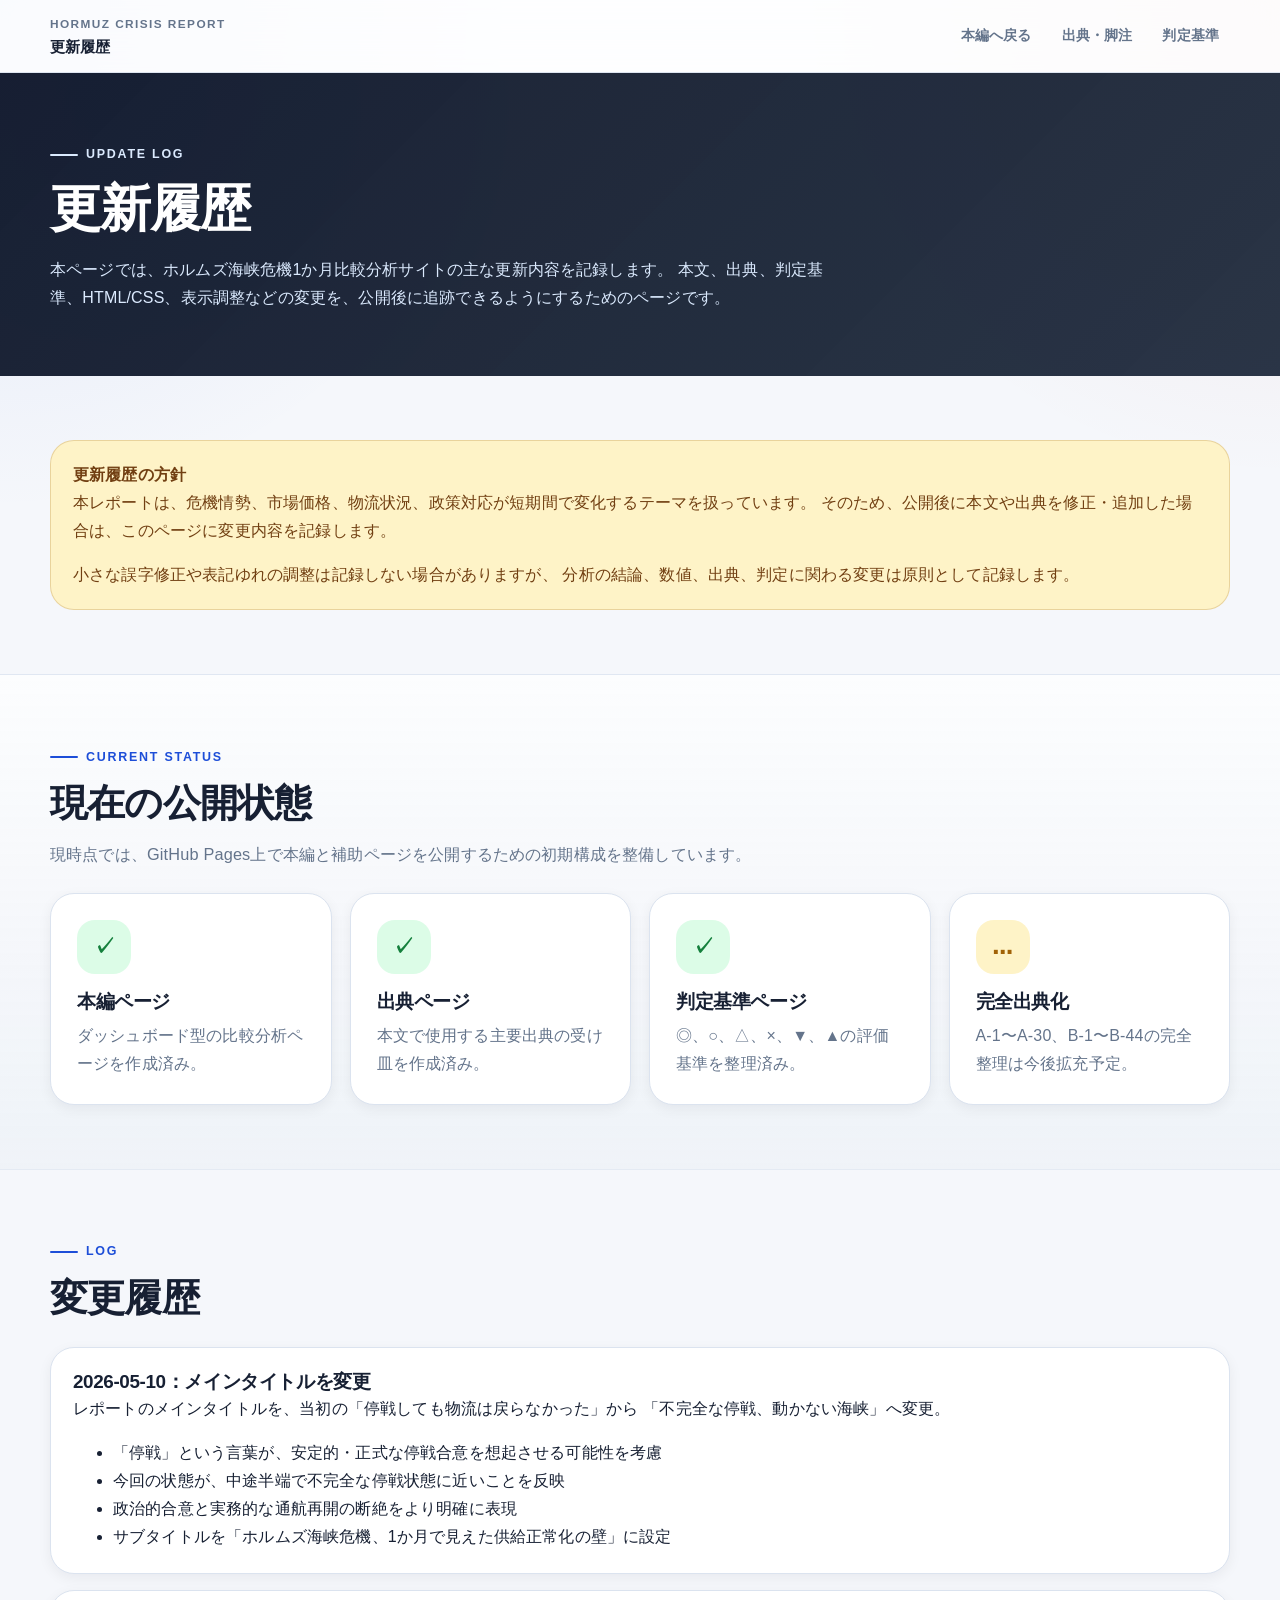
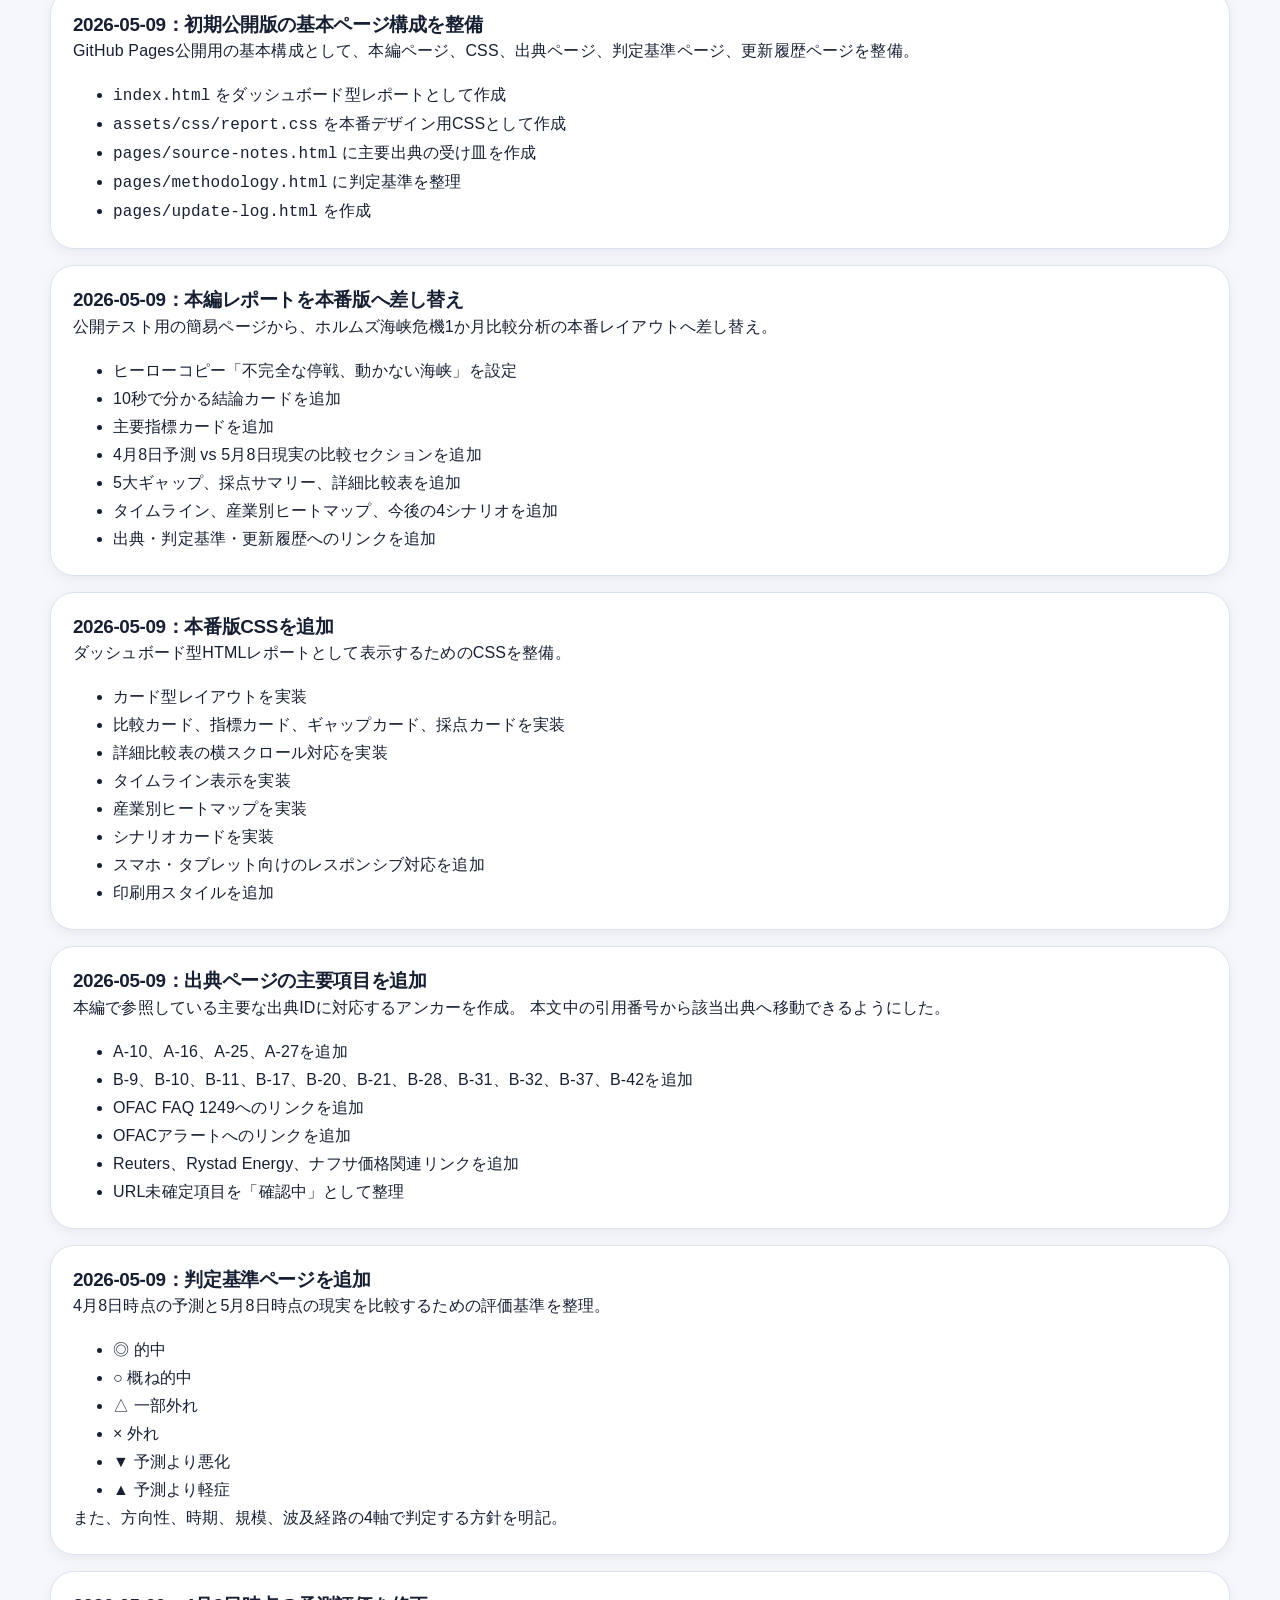
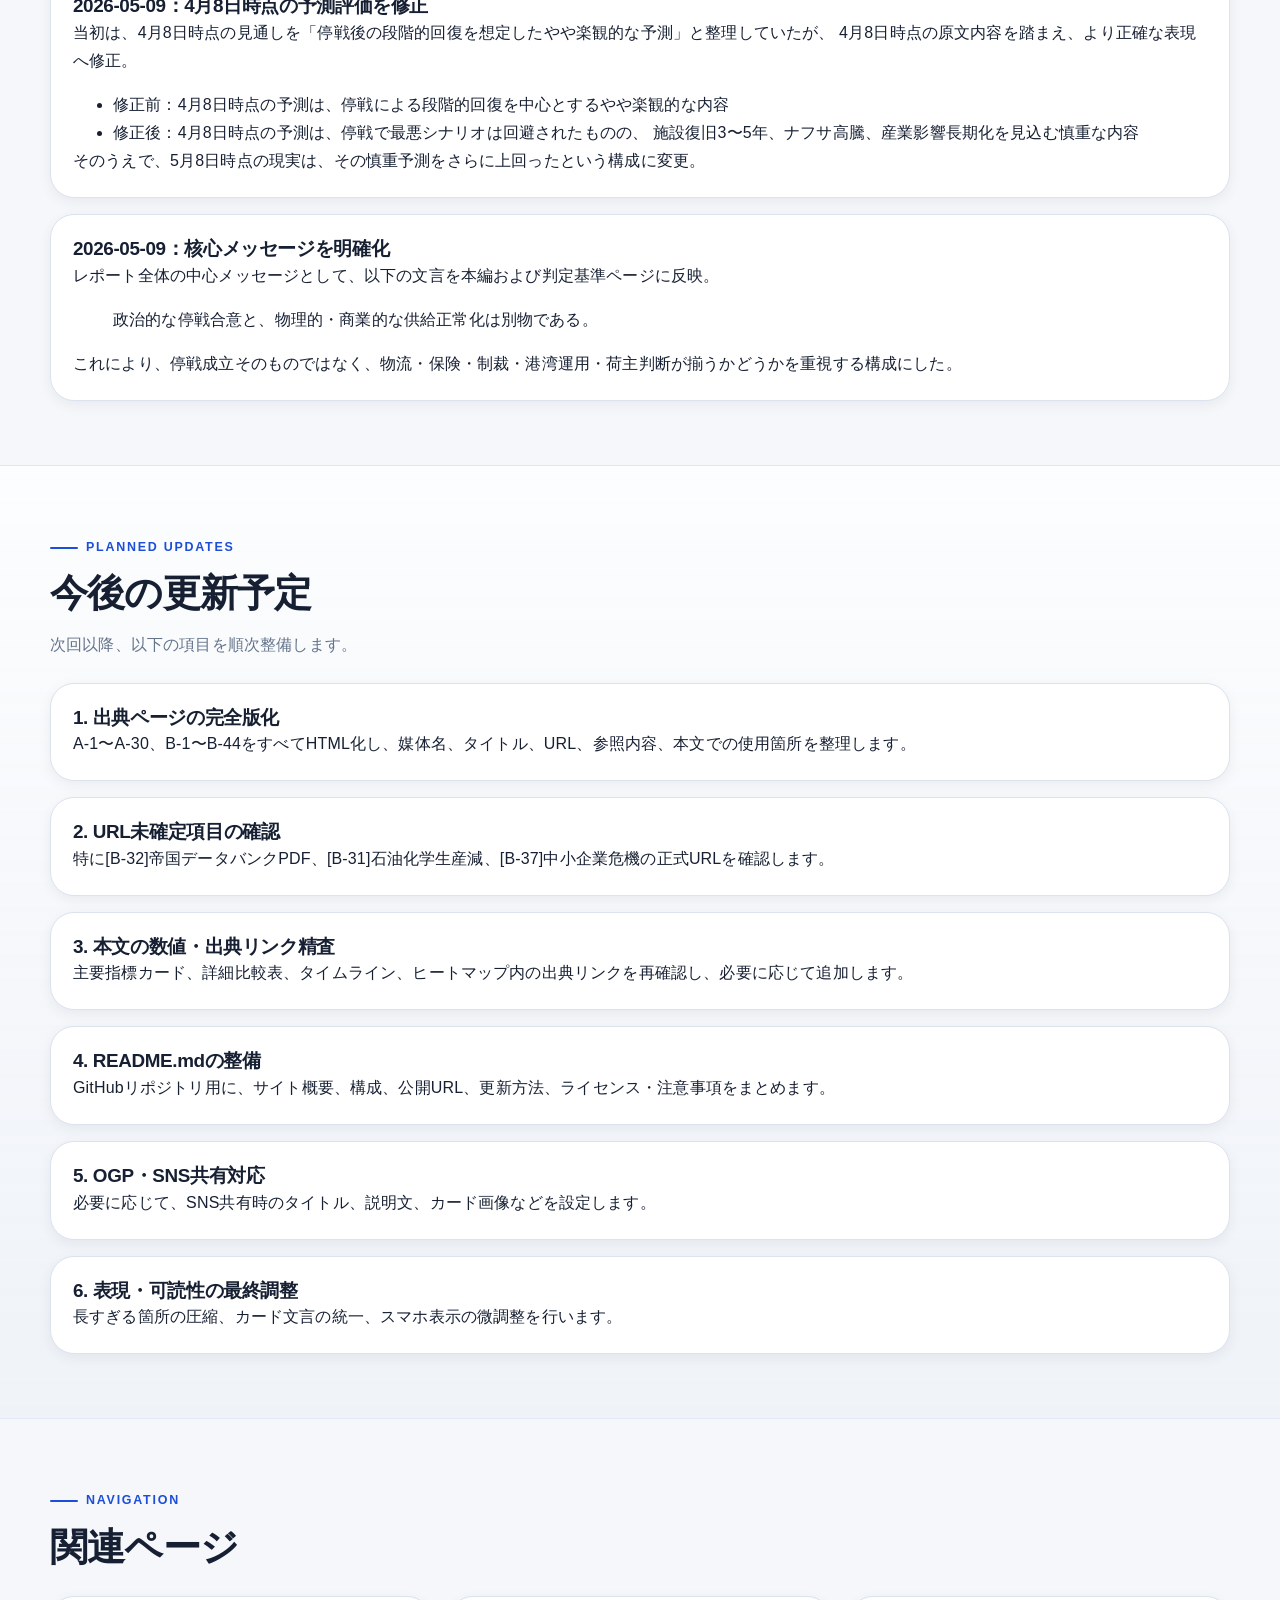
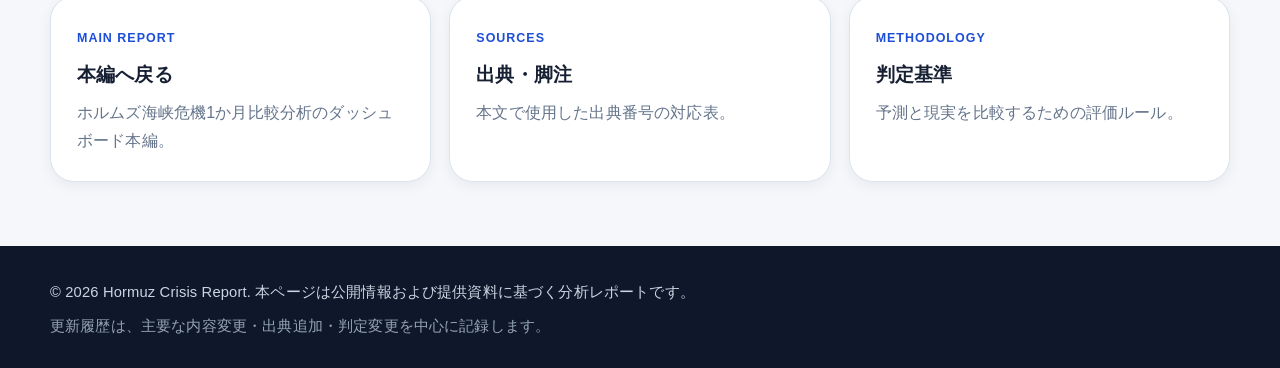
<file: pages/update-log.html>
<!DOCTYPE html>
<html lang="ja">
<head>
  <meta charset="UTF-8" />
  <meta name="viewport" content="width=device-width, initial-scale=1.0" />

  <title>更新履歴｜ホルムズ海峡危機1か月比較分析</title>
  <meta
    name="description"
    content="ホルムズ海峡危機1か月比較分析サイトの更新履歴。本文、出典、判定基準、HTML/CSSの変更内容を記録。"
  />

  <!-- 下書き段階で検索避けしたい場合は下のコメントを外す -->
  <!-- <meta name="robots" content="noindex, nofollow" /> -->

  <!-- OGP / SNS -->
  <meta property="og:type" content="article" />
  <meta property="og:site_name" content="Hormuz Crisis Report" />
  <meta property="og:locale" content="ja_JP" />
  <meta
    property="og:title"
    content="更新履歴｜ホルムズ海峡危機1か月比較分析"
  />
  <meta
    property="og:description"
    content="ホルムズ海峡危機1か月比較分析サイトの更新履歴。本文、出典、判定基準、HTML/CSSの変更内容を記録。"
  />
  <meta
    property="og:url"
    content="https://yattanda.github.io/hormuz-crisis-report/pages/update-log.html"
  />
    <!-- OGP Image -->
  <meta
    property="og:image"
    content="https://yattanda.github.io/hormuz-crisis-report/assets/img/ogp.png?v=20260510-1"
  />
  <meta
    property="og:image:secure_url"
    content="https://yattanda.github.io/hormuz-crisis-report/assets/img/ogp.png?v=20260510-1"
  />
  <meta property="og:image:type" content="image/png" />
  <meta property="og:image:width" content="1200" />
  <meta property="og:image:height" content="630" />
  <meta
    property="og:image:alt"
    content="不完全な停戦、動かない海峡：ホルムズ海峡危機1か月比較分析"
  />

  <meta name="twitter:card" content="summary_large_image" />
  <meta
    name="twitter:title"
    content="更新履歴｜ホルムズ海峡危機1か月比較分析"
  />
  <meta
    name="twitter:description"
    content="ホルムズ海峡危機レポートの主な更新内容を記録。"
  />
    <meta
    name="twitter:image"
    content="https://yattanda.github.io/hormuz-crisis-report/assets/img/ogp.png?v=20260510-1"
  />
  <meta
    name="twitter:image:alt"
    content="不完全な停戦、動かない海峡：ホルムズ海峡危機1か月比較分析"
  />

  <link
    rel="canonical"
    href="https://yattanda.github.io/hormuz-crisis-report/pages/update-log.html"
  />
  <meta name="theme-color" content="#0f172a" />

  <link rel="stylesheet" href="../assets/css/report.css" />
</head>

<body>
  <a class="skip-link" href="#main">本文へ移動</a>

  <header class="site-header">
    <div class="container header-inner">
      <div class="brand">
        <span class="brand-label">Hormuz Crisis Report</span>
        <strong>更新履歴</strong>
      </div>

      <nav class="header-nav" aria-label="ページナビゲーション">
        <a href="../index.html">本編へ戻る</a>
        <a href="./source-notes.html">出典・脚注</a>
        <a href="./methodology.html">判定基準</a>
      </nav>
    </div>
  </header>

  <main id="main">
    <section class="page-hero">
      <div class="container">
        <p class="eyebrow">Update Log</p>
        <h1>更新履歴</h1>
        <p>
          本ページでは、ホルムズ海峡危機1か月比較分析サイトの主な更新内容を記録します。
          本文、出典、判定基準、HTML/CSS、表示調整などの変更を、公開後に追跡できるようにするためのページです。
        </p>
      </div>
    </section>

    <section class="page-section">
      <div class="container">
        <div class="note-box">
          <strong>更新履歴の方針</strong>
          <p>
            本レポートは、危機情勢、市場価格、物流状況、政策対応が短期間で変化するテーマを扱っています。
            そのため、公開後に本文や出典を修正・追加した場合は、このページに変更内容を記録します。
          </p>
          <p>
            小さな誤字修正や表記ゆれの調整は記録しない場合がありますが、
            分析の結論、数値、出典、判定に関わる変更は原則として記録します。
          </p>
        </div>
      </div>
    </section>

    <section class="page-section section-muted">
      <div class="container">
        <div class="section-heading compact">
          <p class="eyebrow">Current Status</p>
          <h2>現在の公開状態</h2>
          <p>
            現時点では、GitHub Pages上で本編と補助ページを公開するための初期構成を整備しています。
          </p>
        </div>

        <div class="score-grid">
          <article class="score-card hit">
            <span class="score-symbol">✓</span>
            <h3>本編ページ</h3>
            <p>
              ダッシュボード型の比較分析ページを作成済み。
            </p>
          </article>

          <article class="score-card hit">
            <span class="score-symbol">✓</span>
            <h3>出典ページ</h3>
            <p>
              本文で使用する主要出典の受け皿を作成済み。
            </p>
          </article>

          <article class="score-card hit">
            <span class="score-symbol">✓</span>
            <h3>判定基準ページ</h3>
            <p>
              ◎、○、△、×、▼、▲の評価基準を整理済み。
            </p>
          </article>

          <article class="score-card partial">
            <span class="score-symbol">…</span>
            <h3>完全出典化</h3>
            <p>
              A-1〜A-30、B-1〜B-44の完全整理は今後拡充予定。
            </p>
          </article>
        </div>
      </div>
    </section>

    <section class="page-section">
      <div class="container">
        <div class="section-heading compact">
          <p class="eyebrow">Log</p>
          <h2>変更履歴</h2>
        </div>

        <div class="log-list">
          <article class="log-card">
          <h3>2026-05-10：メインタイトルを変更</h3>
          <p>
           レポートのメインタイトルを、当初の「停戦しても物流は戻らなかった」から
          「不完全な停戦、動かない海峡」へ変更。
          </p>
          <ul>
           <li>「停戦」という言葉が、安定的・正式な停戦合意を想起させる可能性を考慮</li>
           <li>今回の状態が、中途半端で不完全な停戦状態に近いことを反映</li>
           <li>政治的合意と実務的な通航再開の断絶をより明確に表現</li>
           <li>サブタイトルを「ホルムズ海峡危機、1か月で見えた供給正常化の壁」に設定</li>
          </ul>
         </article>

          <article class="log-card">
            <h3>2026-05-09：初期公開版の基本ページ構成を整備</h3>
            <p>
              GitHub Pages公開用の基本構成として、本編ページ、CSS、出典ページ、判定基準ページ、更新履歴ページを整備。
            </p>
            <ul>
              <li><code>index.html</code> をダッシュボード型レポートとして作成</li>
              <li><code>assets/css/report.css</code> を本番デザイン用CSSとして作成</li>
              <li><code>pages/source-notes.html</code> に主要出典の受け皿を作成</li>
              <li><code>pages/methodology.html</code> に判定基準を整理</li>
              <li><code>pages/update-log.html</code> を作成</li>
            </ul>
          </article>

          <article class="log-card">
            <h3>2026-05-09：本編レポートを本番版へ差し替え</h3>
            <p>
              公開テスト用の簡易ページから、ホルムズ海峡危機1か月比較分析の本番レイアウトへ差し替え。
            </p>
            <ul>
              <li>ヒーローコピー「不完全な停戦、動かない海峡」を設定</li>
              <li>10秒で分かる結論カードを追加</li>
              <li>主要指標カードを追加</li>
              <li>4月8日予測 vs 5月8日現実の比較セクションを追加</li>
              <li>5大ギャップ、採点サマリー、詳細比較表を追加</li>
              <li>タイムライン、産業別ヒートマップ、今後の4シナリオを追加</li>
              <li>出典・判定基準・更新履歴へのリンクを追加</li>
            </ul>
          </article>

          <article class="log-card">
            <h3>2026-05-09：本番版CSSを追加</h3>
            <p>
              ダッシュボード型HTMLレポートとして表示するためのCSSを整備。
            </p>
            <ul>
              <li>カード型レイアウトを実装</li>
              <li>比較カード、指標カード、ギャップカード、採点カードを実装</li>
              <li>詳細比較表の横スクロール対応を実装</li>
              <li>タイムライン表示を実装</li>
              <li>産業別ヒートマップを実装</li>
              <li>シナリオカードを実装</li>
              <li>スマホ・タブレット向けのレスポンシブ対応を追加</li>
              <li>印刷用スタイルを追加</li>
            </ul>
          </article>

          <article class="log-card">
            <h3>2026-05-09：出典ページの主要項目を追加</h3>
            <p>
              本編で参照している主要な出典IDに対応するアンカーを作成。
              本文中の引用番号から該当出典へ移動できるようにした。
            </p>
            <ul>
              <li>A-10、A-16、A-25、A-27を追加</li>
              <li>B-9、B-10、B-11、B-17、B-20、B-21、B-28、B-31、B-32、B-37、B-42を追加</li>
              <li>OFAC FAQ 1249へのリンクを追加</li>
              <li>OFACアラートへのリンクを追加</li>
              <li>Reuters、Rystad Energy、ナフサ価格関連リンクを追加</li>
              <li>URL未確定項目を「確認中」として整理</li>
            </ul>
          </article>

          <article class="log-card">
            <h3>2026-05-09：判定基準ページを追加</h3>
            <p>
              4月8日時点の予測と5月8日時点の現実を比較するための評価基準を整理。
            </p>
            <ul>
              <li>◎ 的中</li>
              <li>○ 概ね的中</li>
              <li>△ 一部外れ</li>
              <li>× 外れ</li>
              <li>▼ 予測より悪化</li>
              <li>▲ 予測より軽症</li>
            </ul>
            <p>
              また、方向性、時期、規模、波及経路の4軸で判定する方針を明記。
            </p>
          </article>

          <article class="log-card">
            <h3>2026-05-09：4月8日時点の予測評価を修正</h3>
            <p>
              当初は、4月8日時点の見通しを「停戦後の段階的回復を想定したやや楽観的な予測」と整理していたが、
              4月8日時点の原文内容を踏まえ、より正確な表現へ修正。
            </p>
            <ul>
              <li>
                修正前：4月8日時点の予測は、停戦による段階的回復を中心とするやや楽観的な内容
              </li>
              <li>
                修正後：4月8日時点の予測は、停戦で最悪シナリオは回避されたものの、
                施設復旧3〜5年、ナフサ高騰、産業影響長期化を見込む慎重な内容
              </li>
            </ul>
            <p>
              そのうえで、5月8日時点の現実は、その慎重予測をさらに上回ったという構成に変更。
            </p>
          </article>

          <article class="log-card">
            <h3>2026-05-09：核心メッセージを明確化</h3>
            <p>
              レポート全体の中心メッセージとして、以下の文言を本編および判定基準ページに反映。
            </p>
            <blockquote>
              政治的な停戦合意と、物理的・商業的な供給正常化は別物である。
            </blockquote>
            <p>
              これにより、停戦成立そのものではなく、物流・保険・制裁・港湾運用・荷主判断が揃うかどうかを重視する構成にした。
            </p>
          </article>
        </div>
      </div>
    </section>

    <section class="page-section section-muted">
      <div class="container">
        <div class="section-heading compact">
          <p class="eyebrow">Planned Updates</p>
          <h2>今後の更新予定</h2>
          <p>
            次回以降、以下の項目を順次整備します。
          </p>
        </div>

        <div class="method-grid">
          <article class="method-card">
            <h3>1. 出典ページの完全版化</h3>
            <p>
              A-1〜A-30、B-1〜B-44をすべてHTML化し、媒体名、タイトル、URL、参照内容、本文での使用箇所を整理します。
            </p>
          </article>

          <article class="method-card">
            <h3>2. URL未確定項目の確認</h3>
            <p>
              特に[B-32]帝国データバンクPDF、[B-31]石油化学生産減、[B-37]中小企業危機の正式URLを確認します。
            </p>
          </article>

          <article class="method-card">
            <h3>3. 本文の数値・出典リンク精査</h3>
            <p>
              主要指標カード、詳細比較表、タイムライン、ヒートマップ内の出典リンクを再確認し、必要に応じて追加します。
            </p>
          </article>

          <article class="method-card">
            <h3>4. README.mdの整備</h3>
            <p>
              GitHubリポジトリ用に、サイト概要、構成、公開URL、更新方法、ライセンス・注意事項をまとめます。
            </p>
          </article>

          <article class="method-card">
            <h3>5. OGP・SNS共有対応</h3>
            <p>
              必要に応じて、SNS共有時のタイトル、説明文、カード画像などを設定します。
            </p>
          </article>

          <article class="method-card">
            <h3>6. 表現・可読性の最終調整</h3>
            <p>
              長すぎる箇所の圧縮、カード文言の統一、スマホ表示の微調整を行います。
            </p>
          </article>
        </div>
      </div>
    </section>

    <section class="page-section related">
      <div class="container">
        <div class="section-heading compact">
          <p class="eyebrow">Navigation</p>
          <h2>関連ページ</h2>
        </div>

        <div class="related-grid">
          <a class="related-card" href="../index.html">
            <span>Main Report</span>
            <strong>本編へ戻る</strong>
            <p>ホルムズ海峡危機1か月比較分析のダッシュボード本編。</p>
          </a>

          <a class="related-card" href="./source-notes.html">
            <span>Sources</span>
            <strong>出典・脚注</strong>
            <p>本文で使用した出典番号の対応表。</p>
          </a>

          <a class="related-card" href="./methodology.html">
            <span>Methodology</span>
            <strong>判定基準</strong>
            <p>予測と現実を比較するための評価ルール。</p>
          </a>
        </div>
      </div>
    </section>
  </main>

  <footer class="site-footer">
    <div class="container footer-inner">
      <p>
        © 2026 Hormuz Crisis Report.
        本ページは公開情報および提供資料に基づく分析レポートです。
      </p>
      <p class="footer-note">
        更新履歴は、主要な内容変更・出典追加・判定変更を中心に記録します。
      </p>
    </div>
  </footer>
</body>
</html>
</file>
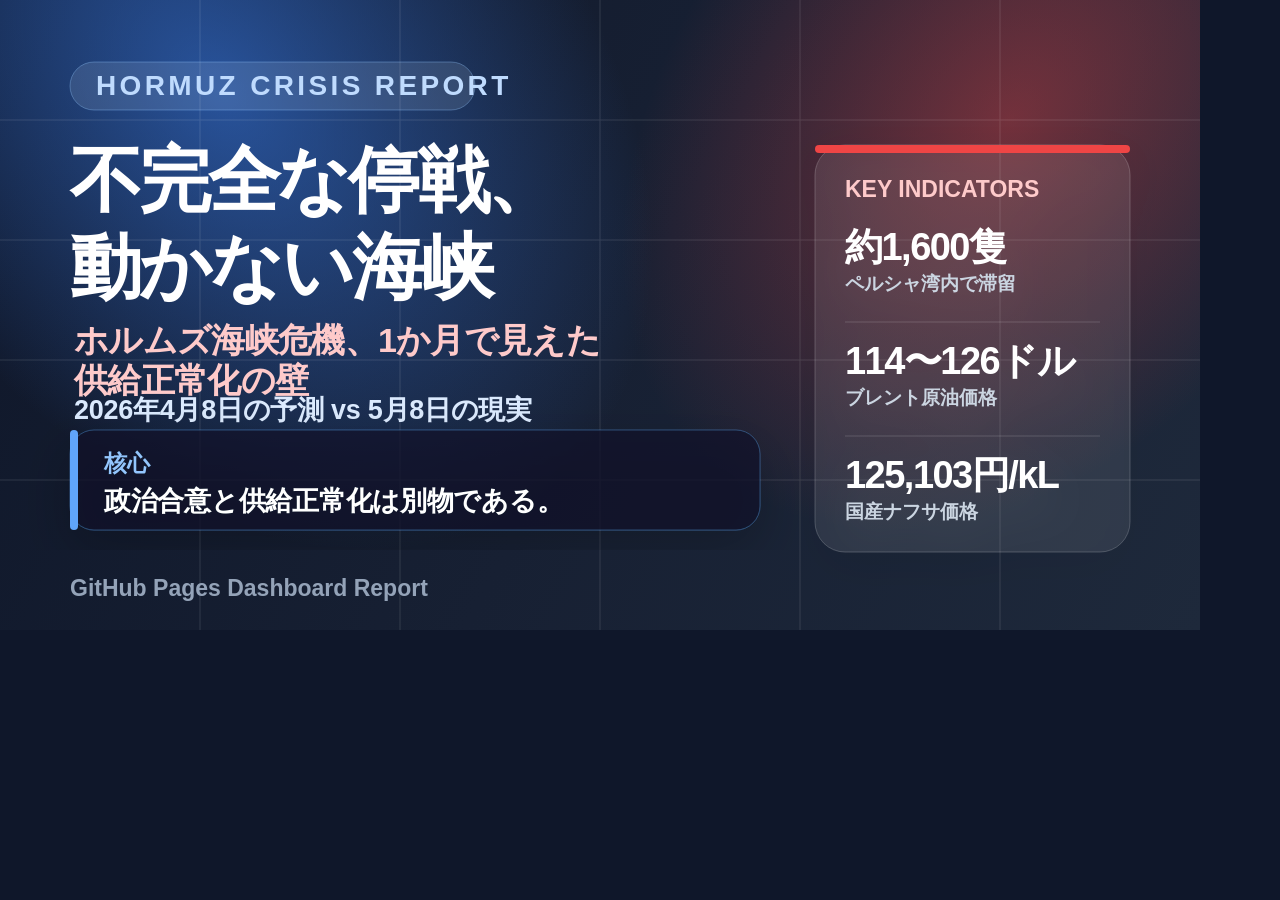
<file: assets/img/ogp-capture.html>
<!DOCTYPE html>
<html lang="ja">
<head>
  <meta charset="UTF-8" />
  <title>OGP Capture</title>
  <style>
    html,
    body {
      margin: 0;
      padding: 0;
      width: 1200px;
      height: 630px;
      overflow: hidden;
      background: #0f172a;
    }

    img {
      display: block;
      width: 1200px;
      height: 630px;
      margin: 0;
      padding: 0;
    }
  </style>
</head>
<body>
  <img src="./ogp.svg" width="1200" height="630" alt="" />
</body>
</html>
</file>
<file: assets/css/report.css>
/* =========================================================
   Hormuz Crisis Report
   assets/css/report.css
   ========================================================= */

/* ------------------------------
   Base
------------------------------ */

:root {
  --bg: #f5f7fb;
  --bg-soft: #eef2f8;
  --bg-dark: #0f172a;
  --bg-card: #ffffff;
  --bg-card-soft: #f8fafc;

  --text: #172033;
  --text-muted: #64748b;
  --text-soft: #94a3b8;
  --text-invert: #ffffff;

  --line: #dbe3ef;
  --line-strong: #c4cfdd;

  --primary: #1d4ed8;
  --primary-dark: #1e3a8a;
  --primary-soft: #dbeafe;

  --cyan: #0891b2;
  --cyan-soft: #cffafe;

  --green: #15803d;
  --green-soft: #dcfce7;

  --yellow: #a16207;
  --yellow-soft: #fef3c7;

  --orange: #c2410c;
  --orange-soft: #ffedd5;

  --red: #b91c1c;
  --red-soft: #fee2e2;

  --purple: #6d28d9;
  --purple-soft: #ede9fe;

  --shadow-sm: 0 4px 14px rgba(15, 23, 42, 0.06);
  --shadow-md: 0 12px 32px rgba(15, 23, 42, 0.10);
  --shadow-lg: 0 24px 70px rgba(15, 23, 42, 0.16);

  --radius-sm: 10px;
  --radius-md: 16px;
  --radius-lg: 24px;
  --radius-xl: 32px;

  --container: 1180px;
}

* {
  box-sizing: border-box;
}

html {
  scroll-behavior: smooth;
}

body {
  margin: 0;
  background:
    radial-gradient(circle at top left, rgba(29, 78, 216, 0.10), transparent 32rem),
    radial-gradient(circle at top right, rgba(185, 28, 28, 0.08), transparent 30rem),
    var(--bg);
  color: var(--text);
  font-family:
    -apple-system,
    BlinkMacSystemFont,
    "Segoe UI",
    "Hiragino Kaku Gothic ProN",
    "Yu Gothic",
    "Meiryo",
    sans-serif;
  font-size: 16px;
  line-height: 1.75;
  letter-spacing: 0.01em;
}

img,
svg {
  max-width: 100%;
}

a {
  color: var(--primary);
  text-decoration: none;
}

a:hover {
  text-decoration: underline;
}

p {
  margin: 0 0 1em;
}

p:last-child {
  margin-bottom: 0;
}

h1,
h2,
h3 {
  margin: 0;
  line-height: 1.3;
  letter-spacing: -0.02em;
}

h1 {
  font-size: clamp(2.4rem, 5vw, 5rem);
  font-weight: 900;
}

h2 {
  font-size: clamp(1.8rem, 3vw, 3rem);
  font-weight: 850;
}

h3 {
  font-size: 1.18rem;
  font-weight: 800;
}

ul,
ol {
  margin-top: 0;
  margin-bottom: 0;
}

.container {
  width: min(var(--container), calc(100% - 40px));
  margin-inline: auto;
}

.section {
  padding: 84px 0;
}

.section-muted {
  background:
    linear-gradient(180deg, rgba(255, 255, 255, 0.70), rgba(238, 242, 248, 0.86));
  border-top: 1px solid rgba(219, 227, 239, 0.7);
  border-bottom: 1px solid rgba(219, 227, 239, 0.7);
}

.section-heading {
  max-width: 850px;
  margin-bottom: 34px;
}

.section-heading.compact {
  margin-bottom: 24px;
}

.section-heading p:not(.eyebrow) {
  color: var(--text-muted);
  font-size: 1.02rem;
  margin-top: 12px;
}

.eyebrow {
  display: inline-flex;
  align-items: center;
  gap: 8px;
  margin: 0 0 10px;
  color: var(--primary);
  font-size: 0.78rem;
  font-weight: 850;
  letter-spacing: 0.14em;
  text-transform: uppercase;
}

.eyebrow::before {
  content: "";
  width: 28px;
  height: 2px;
  background: currentColor;
  border-radius: 999px;
}

.skip-link {
  position: fixed;
  left: 16px;
  top: 16px;
  z-index: 9999;
  transform: translateY(-160%);
  padding: 10px 14px;
  border-radius: 999px;
  background: var(--bg-dark);
  color: #fff;
  font-weight: 700;
}

.skip-link:focus {
  transform: translateY(0);
}

/* ------------------------------
   Header
------------------------------ */

.site-header {
  position: sticky;
  top: 0;
  z-index: 100;
  background: rgba(255, 255, 255, 0.82);
  backdrop-filter: blur(18px);
  border-bottom: 1px solid rgba(219, 227, 239, 0.9);
}

.header-inner {
  min-height: 72px;
  display: flex;
  align-items: center;
  justify-content: space-between;
  gap: 24px;
}

.brand {
  display: grid;
  gap: 2px;
  min-width: 250px;
}

.brand-label {
  color: var(--text-muted);
  font-size: 0.74rem;
  font-weight: 800;
  letter-spacing: 0.12em;
  text-transform: uppercase;
}

.brand strong {
  color: var(--text);
  font-size: 0.95rem;
  line-height: 1.35;
}

.header-nav {
  display: flex;
  flex-wrap: wrap;
  justify-content: flex-end;
  gap: 8px;
}

.header-nav a {
  display: inline-flex;
  align-items: center;
  min-height: 36px;
  padding: 6px 11px;
  border-radius: 999px;
  color: var(--text-muted);
  font-size: 0.86rem;
  font-weight: 750;
}

.header-nav a:hover {
  background: var(--primary-soft);
  color: var(--primary-dark);
  text-decoration: none;
}

/* ------------------------------
   Hero
------------------------------ */

.hero {
  padding: 86px 0 76px;
  background:
    linear-gradient(135deg, rgba(15, 23, 42, 0.95), rgba(30, 41, 59, 0.92)),
    radial-gradient(circle at 20% 10%, rgba(59, 130, 246, 0.32), transparent 26rem),
    radial-gradient(circle at 90% 20%, rgba(239, 68, 68, 0.28), transparent 28rem);
  color: var(--text-invert);
  overflow: hidden;
}

.hero-grid {
  display: grid;
  grid-template-columns: minmax(0, 1.35fr) minmax(320px, 0.65fr);
  gap: 42px;
  align-items: center;
}

.hero-copy {
  max-width: 820px;
}

.hero .eyebrow {
  color: #93c5fd;
}

.hero h1 {
  margin-bottom: 22px;
  text-wrap: balance;
}
.hero-subtitle {
  margin: -4px 0 22px;
  color: #fecaca;
  font-size: clamp(1.15rem, 2vw, 1.55rem);
  font-weight: 850;
  line-height: 1.55;
  letter-spacing: -0.02em;
}

.hero-lead {
  max-width: 780px;
  color: #dbeafe;
  font-size: clamp(1.05rem, 1.5vw, 1.25rem);
  line-height: 1.9;
}

.hero-message {
  margin-top: 28px;
  padding: 22px 24px;
  border: 1px solid rgba(147, 197, 253, 0.32);
  border-left: 6px solid #60a5fa;
  border-radius: var(--radius-md);
  background: rgba(15, 23, 42, 0.56);
  box-shadow: var(--shadow-md);
}

.message-label {
  display: inline-flex;
  margin-bottom: 8px;
  padding: 3px 9px;
  border-radius: 999px;
  background: rgba(96, 165, 250, 0.18);
  color: #bfdbfe;
  font-size: 0.78rem;
  font-weight: 850;
  letter-spacing: 0.08em;
}

.hero-message p {
  color: #fff;
  font-size: clamp(1.15rem, 2vw, 1.45rem);
  font-weight: 850;
  line-height: 1.55;
}

.hero-actions {
  display: flex;
  flex-wrap: wrap;
  gap: 12px;
  margin-top: 30px;
}

.button {
  display: inline-flex;
  align-items: center;
  justify-content: center;
  min-height: 46px;
  padding: 11px 18px;
  border-radius: 999px;
  font-weight: 850;
  box-shadow: var(--shadow-sm);
}

.button:hover {
  text-decoration: none;
  transform: translateY(-1px);
}

.button.primary {
  background: #ffffff;
  color: var(--primary-dark);
}

.button.secondary {
  border: 1px solid rgba(255, 255, 255, 0.26);
  background: rgba(255, 255, 255, 0.08);
  color: #ffffff;
}

.hero-panel {
  display: grid;
  gap: 18px;
}

.panel-card {
  padding: 26px;
  border-radius: var(--radius-lg);
  background: rgba(255, 255, 255, 0.10);
  border: 1px solid rgba(255, 255, 255, 0.16);
  box-shadow: var(--shadow-lg);
}

.panel-card.danger {
  border-top: 5px solid #f87171;
}

.panel-kicker {
  display: inline-block;
  margin-bottom: 12px;
  color: #fecaca;
  font-size: 0.82rem;
  font-weight: 850;
  letter-spacing: 0.08em;
}

.panel-card strong {
  display: block;
  margin-bottom: 10px;
  font-size: 1.5rem;
  line-height: 1.35;
}

.panel-card p {
  color: #e2e8f0;
}

.meta-list {
  margin: 0;
  display: grid;
  gap: 12px;
}

.meta-list div {
  padding: 16px 18px;
  border-radius: var(--radius-md);
  background: rgba(255, 255, 255, 0.08);
  border: 1px solid rgba(255, 255, 255, 0.12);
}

.meta-list dt {
  margin-bottom: 4px;
  color: #bfdbfe;
  font-size: 0.78rem;
  font-weight: 850;
}

.meta-list dd {
  margin: 0;
  color: #f8fafc;
  font-size: 0.94rem;
}

/* ------------------------------
   Summary Cards
------------------------------ */

.summary-grid {
  display: grid;
  grid-template-columns: repeat(4, 1fr);
  gap: 18px;
}

.summary-card {
  position: relative;
  min-height: 255px;
  padding: 26px;
  border-radius: var(--radius-lg);
  background: var(--bg-card);
  border: 1px solid var(--line);
  box-shadow: var(--shadow-sm);
  overflow: hidden;
}

.summary-card::after {
  content: "";
  position: absolute;
  right: -48px;
  bottom: -48px;
  width: 120px;
  height: 120px;
  border-radius: 999px;
  background: rgba(29, 78, 216, 0.08);
}

.card-number {
  display: inline-flex;
  margin-bottom: 18px;
  color: var(--primary);
  font-size: 0.82rem;
  font-weight: 900;
  letter-spacing: 0.1em;
}

.summary-card h3 {
  margin-bottom: 12px;
}

.summary-card p {
  color: var(--text-muted);
  font-size: 0.96rem;
}

/* ------------------------------
   Citation
------------------------------ */

.cite {
  display: inline-flex;
  align-items: center;
  justify-content: center;
  min-width: 2.2em;
  margin-inline: 2px;
  padding: 1px 6px;
  border-radius: 999px;
  background: var(--primary-soft);
  color: var(--primary-dark);
  font-size: 0.76em;
  font-weight: 900;
  line-height: 1.45;
  vertical-align: 0.08em;
}

.cite:hover {
  background: var(--primary);
  color: #fff;
  text-decoration: none;
}

/* ------------------------------
   Indicator Cards
------------------------------ */

.indicator-grid {
  display: grid;
  grid-template-columns: repeat(5, 1fr);
  gap: 16px;
}

.indicator-card {
  padding: 22px;
  border-radius: var(--radius-lg);
  background: var(--bg-card);
  border: 1px solid var(--line);
  box-shadow: var(--shadow-sm);
}

.indicator-label {
  display: block;
  margin-bottom: 8px;
  color: var(--text-muted);
  font-size: 0.78rem;
  font-weight: 850;
}

.indicator-card strong {
  display: block;
  margin-bottom: 10px;
  font-size: clamp(1.55rem, 2.6vw, 2.15rem);
  line-height: 1.12;
  letter-spacing: -0.04em;
}

.indicator-card p {
  color: var(--text-muted);
  font-size: 0.9rem;
}

.indicator-card.critical {
  border-top: 5px solid var(--red);
}

.indicator-card.warning {
  border-top: 5px solid var(--orange);
}

.indicator-card.danger {
  border-top: 5px solid var(--purple);
}

/* ------------------------------
   Compare
------------------------------ */

.compare-grid {
  display: grid;
  grid-template-columns: repeat(2, minmax(0, 1fr));
  gap: 22px;
}

.compare-card {
  padding: 30px;
  border-radius: var(--radius-xl);
  background: var(--bg-card);
  border: 1px solid var(--line);
  box-shadow: var(--shadow-md);
}

.compare-card.forecast {
  border-top: 7px solid var(--cyan);
}

.compare-card.reality {
  border-top: 7px solid var(--red);
}

.compare-header {
  display: flex;
  align-items: center;
  justify-content: space-between;
  gap: 16px;
  margin-bottom: 20px;
}

.date-badge {
  display: inline-flex;
  padding: 5px 11px;
  border-radius: 999px;
  background: var(--bg-soft);
  color: var(--text-muted);
  font-size: 0.8rem;
  font-weight: 850;
}

.compare-card.forecast .date-badge {
  background: var(--cyan-soft);
  color: #155e75;
}

.compare-card.reality .date-badge {
  background: var(--red-soft);
  color: var(--red);
}

.check-list,
.alert-list {
  display: grid;
  gap: 12px;
  padding-left: 0;
  list-style: none;
}

.check-list li,
.alert-list li {
  position: relative;
  padding-left: 30px;
  color: var(--text-muted);
}

.check-list li::before,
.alert-list li::before {
  position: absolute;
  left: 0;
  top: 0.08em;
  display: inline-flex;
  align-items: center;
  justify-content: center;
  width: 21px;
  height: 21px;
  border-radius: 999px;
  color: #fff;
  font-size: 0.76rem;
  font-weight: 900;
}

.check-list li::before {
  content: "✓";
  background: var(--cyan);
}

.alert-list li::before {
  content: "!";
  background: var(--red);
}

/* ------------------------------
   Gap Cards
------------------------------ */

.gap-grid {
  display: grid;
  grid-template-columns: repeat(5, 1fr);
  gap: 16px;
}

.gap-card {
  padding: 23px;
  border-radius: var(--radius-lg);
  background: var(--bg-card);
  border: 1px solid var(--line);
  box-shadow: var(--shadow-sm);
}

.gap-index {
  display: inline-flex;
  margin-bottom: 13px;
  padding: 4px 9px;
  border-radius: 999px;
  background: var(--orange-soft);
  color: var(--orange);
  font-size: 0.78rem;
  font-weight: 900;
}

.gap-card h3 {
  margin-bottom: 10px;
}

.gap-card p {
  color: var(--text-muted);
  font-size: 0.94rem;
}

/* ------------------------------
   Score Cards
------------------------------ */

.score-grid {
  display: grid;
  grid-template-columns: repeat(4, 1fr);
  gap: 18px;
}

.score-card {
  padding: 26px;
  border-radius: var(--radius-lg);
  background: var(--bg-card);
  border: 1px solid var(--line);
  box-shadow: var(--shadow-sm);
}

.score-symbol {
  display: inline-flex;
  align-items: center;
  justify-content: center;
  min-width: 54px;
  height: 54px;
  margin-bottom: 16px;
  border-radius: 18px;
  font-size: 1.35rem;
  font-weight: 950;
}

.score-card h3 {
  margin-bottom: 8px;
}

.score-card p {
  color: var(--text-muted);
}

.score-card.hit .score-symbol {
  background: var(--green-soft);
  color: var(--green);
}

.score-card.partial .score-symbol {
  background: var(--yellow-soft);
  color: var(--yellow);
}

.score-card.miss .score-symbol {
  background: var(--red-soft);
  color: var(--red);
}

.score-card.worse .score-symbol {
  background: var(--purple-soft);
  color: var(--purple);
}

/* ------------------------------
   Table
------------------------------ */

.table-wrap {
  width: 100%;
  overflow-x: auto;
  border-radius: var(--radius-lg);
  box-shadow: var(--shadow-md);
  background: var(--bg-card);
  border: 1px solid var(--line);
}

.comparison-table {
  width: 100%;
  min-width: 980px;
  border-collapse: collapse;
  background: var(--bg-card);
}

.comparison-table th,
.comparison-table td {
  padding: 16px 18px;
  border-bottom: 1px solid var(--line);
  text-align: left;
  vertical-align: top;
}

.comparison-table thead th {
  position: sticky;
  top: 72px;
  z-index: 5;
  background: #172033;
  color: #fff;
  font-size: 0.9rem;
  white-space: nowrap;
}

.comparison-table tbody th {
  width: 150px;
  color: var(--text);
  font-weight: 850;
  background: #f8fafc;
}

.comparison-table tbody td {
  color: var(--text-muted);
  font-size: 0.95rem;
}

.comparison-table tbody tr:hover td,
.comparison-table tbody tr:hover th {
  background: #eff6ff;
}

.judge {
  display: inline-flex;
  align-items: center;
  white-space: nowrap;
  padding: 5px 9px;
  border-radius: 999px;
  font-size: 0.78rem;
  font-weight: 900;
}

.judge.hit {
  background: var(--green-soft);
  color: var(--green);
}

.judge.partial {
  background: var(--yellow-soft);
  color: var(--yellow);
}

.judge.miss {
  background: var(--red-soft);
  color: var(--red);
}

.judge.worse {
  background: var(--purple-soft);
  color: var(--purple);
}

.table-note {
  margin-top: 14px;
  color: var(--text-muted);
  font-size: 0.94rem;
}

/* ------------------------------
   Timeline
------------------------------ */

.timeline {
  position: relative;
  display: grid;
  gap: 0;
  padding: 0;
  margin: 0;
  list-style: none;
}

.timeline::before {
  content: "";
  position: absolute;
  left: 112px;
  top: 12px;
  bottom: 12px;
  width: 3px;
  background: linear-gradient(180deg, var(--primary), var(--red));
  border-radius: 999px;
}

.timeline-item {
  position: relative;
  display: grid;
  grid-template-columns: 160px 1fr;
  gap: 26px;
  padding: 0 0 28px;
}

.timeline-item:last-child {
  padding-bottom: 0;
}

.timeline-item::before {
  content: "";
  position: absolute;
  left: 103px;
  top: 10px;
  width: 21px;
  height: 21px;
  border: 4px solid #fff;
  border-radius: 999px;
  background: var(--primary);
  box-shadow: 0 0 0 3px rgba(29, 78, 216, 0.14);
  z-index: 2;
}

.timeline-item.highlight::before {
  background: var(--red);
  box-shadow: 0 0 0 4px rgba(185, 28, 28, 0.14);
}

.timeline-item time {
  display: inline-flex;
  justify-content: flex-end;
  padding-top: 5px;
  color: var(--primary-dark);
  font-weight: 900;
}

.timeline-item > div {
  padding: 22px 24px;
  border-radius: var(--radius-lg);
  background: var(--bg-card);
  border: 1px solid var(--line);
  box-shadow: var(--shadow-sm);
}

.timeline-item.highlight > div {
  border-color: rgba(185, 28, 28, 0.25);
  background: linear-gradient(180deg, #fff, #fff7f7);
}

.timeline-item h3 {
  margin-bottom: 8px;
}

.timeline-item p {
  color: var(--text-muted);
}

/* ------------------------------
   Heatmap
------------------------------ */

.heatmap-grid {
  display: grid;
  grid-template-columns: repeat(3, 1fr);
  gap: 18px;
}

.heat-card {
  padding: 25px;
  border-radius: var(--radius-lg);
  background: var(--bg-card);
  border: 1px solid var(--line);
  box-shadow: var(--shadow-sm);
}

.heat-header {
  display: flex;
  align-items: flex-start;
  justify-content: space-between;
  gap: 14px;
  margin-bottom: 14px;
}

.heat-header span {
  display: inline-flex;
  flex: 0 0 auto;
  padding: 5px 10px;
  border-radius: 999px;
  font-size: 0.76rem;
  font-weight: 900;
}

.heat-card p {
  color: var(--text-muted);
}

.heat-card.severe {
  border-top: 6px solid var(--red);
}

.heat-card.severe .heat-header span {
  background: var(--red-soft);
  color: var(--red);
}

.heat-card.medium {
  border-top: 6px solid var(--yellow);
}

.heat-card.medium .heat-header span {
  background: var(--yellow-soft);
  color: var(--yellow);
}

.heat-card.warning {
  border-top: 6px solid var(--orange);
}

.heat-card.warning .heat-header span {
  background: var(--orange-soft);
  color: var(--orange);
}

.heat-card.alert {
  border-top: 6px solid var(--purple);
}

.heat-card.alert .heat-header span {
  background: var(--purple-soft);
  color: var(--purple);
}

/* ------------------------------
   Scenarios
------------------------------ */

.scenario-grid {
  display: grid;
  grid-template-columns: repeat(4, 1fr);
  gap: 18px;
}

.scenario-card {
  position: relative;
  padding: 26px;
  border-radius: var(--radius-lg);
  background: var(--bg-card);
  border: 1px solid var(--line);
  box-shadow: var(--shadow-sm);
}

.scenario-card.most-likely {
  border: 2px solid rgba(185, 28, 28, 0.34);
  box-shadow: var(--shadow-md);
}

.scenario-top {
  display: flex;
  align-items: center;
  justify-content: space-between;
  gap: 12px;
  margin-bottom: 16px;
}

.scenario-label {
  color: var(--text-muted);
  font-size: 0.78rem;
  font-weight: 900;
  letter-spacing: 0.08em;
  text-transform: uppercase;
}

.probability {
  display: inline-flex;
  min-width: 54px;
  justify-content: center;
  padding: 5px 10px;
  border-radius: 999px;
  background: var(--primary-soft);
  color: var(--primary-dark);
  font-size: 0.86rem;
  font-weight: 950;
}

.scenario-card.most-likely .probability {
  background: var(--red-soft);
  color: var(--red);
}

.scenario-card h3 {
  margin-bottom: 12px;
}

.scenario-card p {
  color: var(--text-muted);
  font-size: 0.95rem;
}

.scenario-card ul {
  display: grid;
  gap: 8px;
  margin-top: 16px;
  padding-left: 1.2em;
  color: var(--text-muted);
  font-size: 0.92rem;
}

.tag {
  position: absolute;
  right: 20px;
  bottom: 20px;
  display: inline-flex;
  padding: 5px 10px;
  border-radius: 999px;
  background: var(--red);
  color: #fff;
  font-size: 0.74rem;
  font-weight: 900;
}

/* ------------------------------
   Conclusion
------------------------------ */

.section-conclusion {
  background:
    linear-gradient(135deg, #0f172a, #172033 58%, #1e293b);
  color: #fff;
}

.conclusion-card {
  max-width: 980px;
  padding: clamp(30px, 5vw, 56px);
  border-radius: var(--radius-xl);
  background:
    radial-gradient(circle at top right, rgba(96, 165, 250, 0.18), transparent 18rem),
    rgba(255, 255, 255, 0.06);
  border: 1px solid rgba(255, 255, 255, 0.16);
  box-shadow: var(--shadow-lg);
}

.conclusion-card .eyebrow {
  color: #93c5fd;
}

.conclusion-card h2 {
  margin-bottom: 22px;
}

.conclusion-card p {
  color: #dbe4f0;
  font-size: 1.02rem;
}

.conclusion-highlight {
  display: grid;
  gap: 8px;
  margin-top: 28px;
  padding: 22px;
  border-radius: var(--radius-lg);
  background: rgba(248, 113, 113, 0.12);
  border: 1px solid rgba(248, 113, 113, 0.32);
}

.conclusion-highlight strong {
  color: #fecaca;
  font-size: 0.9rem;
  letter-spacing: 0.08em;
}

.conclusion-highlight span {
  color: #fff;
  font-size: clamp(1.15rem, 2vw, 1.55rem);
  font-weight: 900;
  line-height: 1.5;
}

/* ------------------------------
   Related
------------------------------ */

.related {
  padding-top: 68px;
}

.related-grid {
  display: grid;
  grid-template-columns: repeat(3, 1fr);
  gap: 18px;
}

.related-card {
  display: block;
  padding: 26px;
  border-radius: var(--radius-lg);
  background: var(--bg-card);
  border: 1px solid var(--line);
  box-shadow: var(--shadow-sm);
  color: inherit;
}

.related-card:hover {
  transform: translateY(-2px);
  text-decoration: none;
  box-shadow: var(--shadow-md);
}

.related-card span {
  display: inline-block;
  margin-bottom: 8px;
  color: var(--primary);
  font-size: 0.78rem;
  font-weight: 900;
  letter-spacing: 0.08em;
  text-transform: uppercase;
}

.related-card strong {
  display: block;
  margin-bottom: 8px;
  color: var(--text);
  font-size: 1.18rem;
}

.related-card p {
  color: var(--text-muted);
}

/* ------------------------------
   Footer
------------------------------ */

.site-footer {
  padding: 34px 0;
  background: #0f172a;
  color: #cbd5e1;
}

.footer-inner {
  display: grid;
  gap: 8px;
}

.site-footer p {
  margin: 0;
  font-size: 0.92rem;
}

.footer-note {
  color: #94a3b8;
}

/* ------------------------------
   Generic Page Styles
   source-notes / methodology / update-log 用にも使える
------------------------------ */

.page-hero {
  padding: 64px 0;
  background:
    linear-gradient(135deg, rgba(15, 23, 42, 0.96), rgba(30, 41, 59, 0.94)),
    radial-gradient(circle at 10% 10%, rgba(59, 130, 246, 0.26), transparent 24rem);
  color: #fff;
}

.page-hero h1 {
  margin-bottom: 14px;
  font-size: clamp(2rem, 4vw, 3.6rem);
}

.page-hero p {
  max-width: 780px;
  color: #dbeafe;
}

.page-section {
  padding: 64px 0;
}

.note-box {
  padding: 20px 22px;
  border-radius: var(--radius-lg);
  background: var(--yellow-soft);
  border: 1px solid rgba(161, 98, 7, 0.22);
  color: #713f12;
}

.source-list {
  display: grid;
  gap: 14px;
  margin-top: 24px;
}

.source-item {
  padding: 20px;
  border-radius: var(--radius-lg);
  background: var(--bg-card);
  border: 1px solid var(--line);
  box-shadow: var(--shadow-sm);
}

.source-item:target {
  border-color: var(--primary);
  box-shadow:
    0 0 0 4px rgba(29, 78, 216, 0.12),
    var(--shadow-md);
}

.source-item strong {
  display: inline-flex;
  margin-bottom: 8px;
  color: var(--primary-dark);
}

.source-item p {
  color: var(--text-muted);
}

.source-item a {
  word-break: break-all;
}

.method-card,
.log-card {
  padding: 22px;
  border-radius: var(--radius-lg);
  background: var(--bg-card);
  border: 1px solid var(--line);
  box-shadow: var(--shadow-sm);
}

.method-grid,
.log-list {
  display: grid;
  gap: 16px;
}

/* ------------------------------
   Responsive
------------------------------ */

@media (max-width: 1100px) {
  .summary-grid,
  .gap-grid,
  .indicator-grid {
    grid-template-columns: repeat(2, 1fr);
  }

  .scenario-grid {
    grid-template-columns: repeat(2, 1fr);
  }

  .heatmap-grid {
    grid-template-columns: repeat(2, 1fr);
  }

  .hero-grid {
    grid-template-columns: 1fr;
  }

  .hero-panel {
    grid-template-columns: 1fr 1fr;
    align-items: start;
  }
}

@media (max-width: 820px) {
  .container {
    width: min(100% - 28px, var(--container));
  }

  .section {
    padding: 62px 0;
  }

  .header-inner {
    align-items: flex-start;
    flex-direction: column;
    padding: 14px 0;
    gap: 12px;
  }

  .brand {
    min-width: 0;
  }

  .header-nav {
    justify-content: flex-start;
    width: 100%;
    overflow-x: auto;
    flex-wrap: nowrap;
    padding-bottom: 2px;
  }

  .header-nav a {
    flex: 0 0 auto;
  }

  .hero {
    padding: 62px 0;
  }

  .hero-actions {
    align-items: stretch;
    flex-direction: column;
  }

  .button {
    width: 100%;
  }

  .hero-panel {
    grid-template-columns: 1fr;
  }

  .summary-grid,
  .indicator-grid,
  .compare-grid,
  .gap-grid,
  .score-grid,
  .heatmap-grid,
  .scenario-grid,
  .related-grid {
    grid-template-columns: 1fr;
  }

  .summary-card {
    min-height: auto;
  }

  .compare-header {
    align-items: flex-start;
    flex-direction: column;
  }

  .timeline::before {
    left: 10px;
  }

  .timeline-item {
    grid-template-columns: 1fr;
    gap: 10px;
    padding-left: 34px;
  }

  .timeline-item::before {
    left: 0;
    top: 6px;
  }

  .timeline-item time {
    justify-content: flex-start;
    padding-top: 0;
  }

  .comparison-table thead th {
    top: 0;
  }

  .tag {
    position: static;
    margin-top: 16px;
  }
}

@media (max-width: 520px) {
  body {
    font-size: 15px;
  }

  .container {
    width: min(100% - 22px, var(--container));
  }

  .section {
    padding: 52px 0;
  }

  .hero {
    padding: 52px 0;
  }

  .hero-message,
  .panel-card,
  .summary-card,
  .indicator-card,
  .compare-card,
  .gap-card,
  .score-card,
  .heat-card,
  .scenario-card,
  .related-card,
  .conclusion-card {
    border-radius: 18px;
  }

  .hero-message,
  .panel-card,
  .summary-card,
  .indicator-card,
  .compare-card,
  .gap-card,
  .score-card,
  .heat-card,
  .scenario-card,
  .related-card {
    padding: 20px;
  }

  .comparison-table {
    min-width: 880px;
  }

  .comparison-table th,
  .comparison-table td {
    padding: 13px 14px;
  }
}

/* ------------------------------
   Print
------------------------------ */

@media print {
  body {
    background: #fff;
    color: #000;
  }

  .site-header,
  .hero-actions,
  .site-footer,
  .skip-link {
    display: none;
  }

  .hero,
  .section-conclusion,
  .page-hero {
    background: #fff;
    color: #000;
  }

  .hero-lead,
  .panel-card p,
  .meta-list dd,
  .conclusion-card p,
  .page-hero p {
    color: #000;
  }

  .summary-card,
  .indicator-card,
  .compare-card,
  .gap-card,
  .score-card,
  .heat-card,
  .scenario-card,
  .related-card,
  .timeline-item > div,
  .conclusion-card {
    box-shadow: none;
    break-inside: avoid;
  }

  a {
    color: #000;
    text-decoration: underline;
  }
}
/* Related main site link */

.related-main-site {
  margin-top: 56px;
}

.main-map-link-card {
  display: flex;
  flex-direction: column;
  gap: 12px;
  max-width: 720px;
  padding: 24px;
  border: 1px solid rgba(248, 113, 113, 0.5);
  border-radius: 24px;
  background:
    radial-gradient(circle at 20% 0%, rgba(248, 113, 113, 0.22), transparent 42%),
    linear-gradient(180deg, rgba(127, 29, 29, 0.48), rgba(15, 23, 42, 0.9));
  color: inherit;
  text-decoration: none;
  box-shadow: 0 22px 56px rgba(2, 6, 23, 0.28);
  transition:
    transform 0.18s ease,
    border-color 0.18s ease,
    box-shadow 0.18s ease,
    background 0.18s ease;
}

.main-map-link-card:hover {
  transform: translateY(-3px);
  border-color: rgba(251, 191, 36, 0.65);
  box-shadow: 0 28px 70px rgba(2, 6, 23, 0.36);
  background:
    radial-gradient(circle at 20% 0%, rgba(251, 191, 36, 0.2), transparent 42%),
    linear-gradient(180deg, rgba(127, 29, 29, 0.58), rgba(15, 23, 42, 0.92));
}

.main-map-link-label {
  width: fit-content;
  padding: 5px 10px;
  border-radius: 999px;
  background: rgba(254, 202, 202, 0.16);
  color: #fecaca;
  font-size: 0.76rem;
  font-weight: 850;
  letter-spacing: 0.08em;
}

.main-map-link-card strong {
  color: #f8fafc;
  font-size: clamp(1.15rem, 2vw, 1.45rem);
  line-height: 1.35;
}

.main-map-link-card p {
  margin: 0;
  color: #cbd5e1;
  font-size: 0.96rem;
  line-height: 1.75;
}

.main-map-link-arrow {
  margin-top: 4px;
  color: #fde68a;
  font-size: 0.95rem;
  font-weight: 850;
}

@media (max-width: 640px) {
  .related-main-site {
    margin-top: 40px;
  }

  .main-map-link-card {
    padding: 20px;
    border-radius: 20px;
  }
}
</file>
